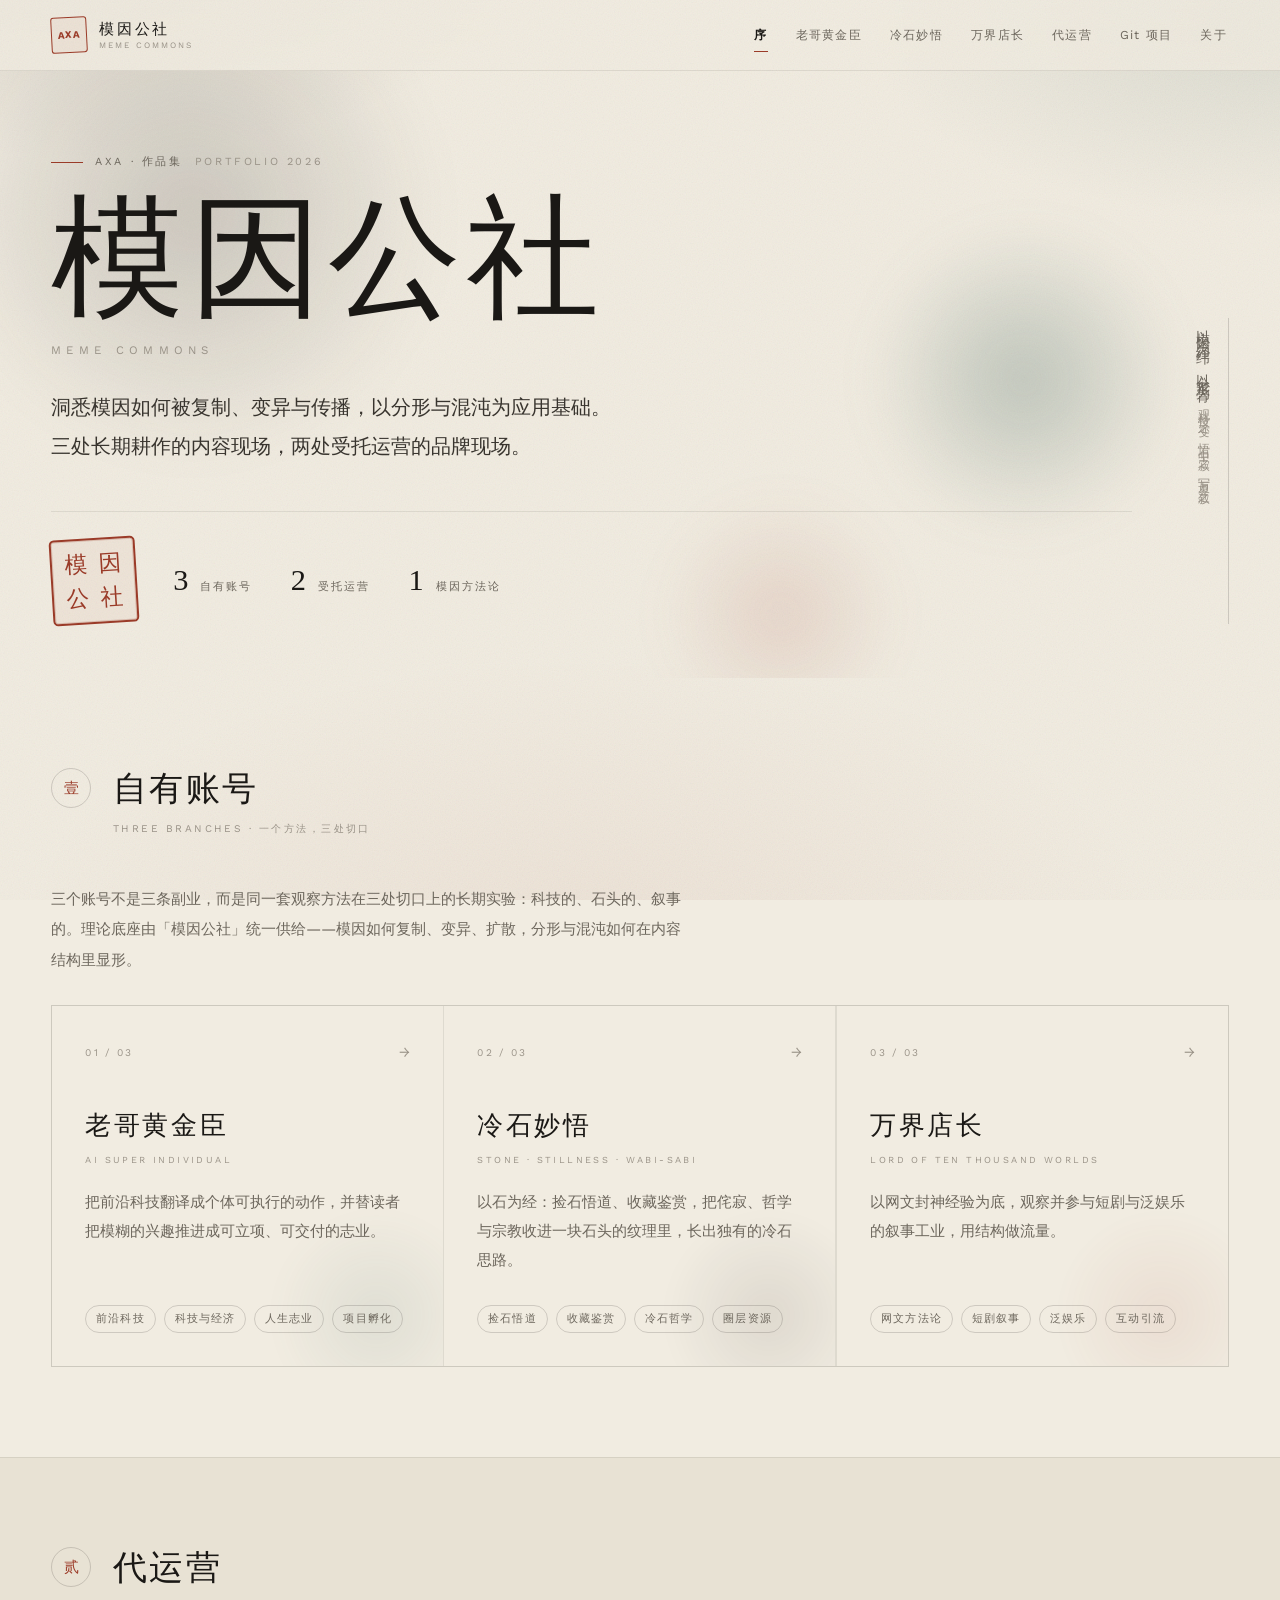
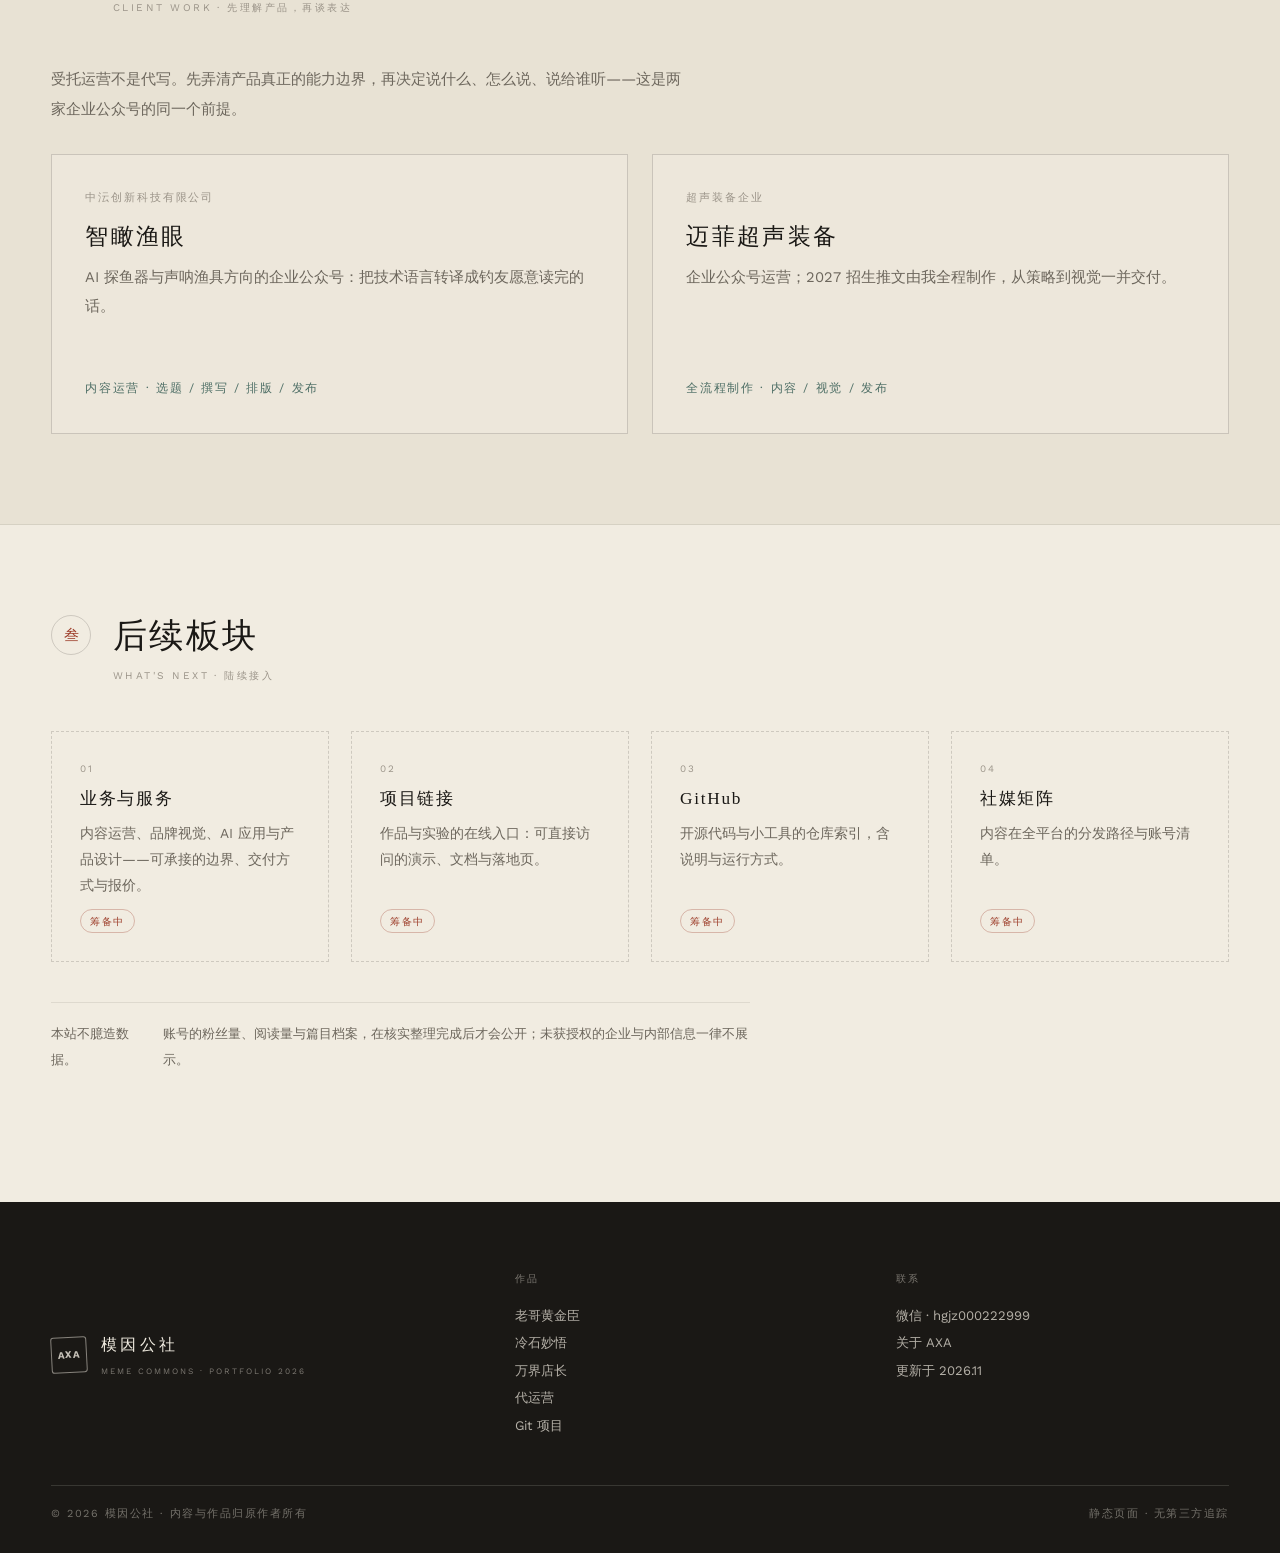
<file: index.html>
<!DOCTYPE html>
<html lang="zh-CN">
<head>
<meta charset="UTF-8">
<meta name="viewport" content="width=device-width, initial-scale=1.0">
<title>AXA 作品集 · 模因公社</title>
<meta name="description" content="AXA 作品集：模因公社旗下三个公众号——老哥黄金臣、冷石妙悟、万界店长，以及两处企业公众号代运营。">
<meta name="theme-color" content="#f1ece1">
<link rel="icon" href="data:image/svg+xml,%3Csvg xmlns='http://www.w3.org/2000/svg' viewBox='0 0 32 32'%3E%3Crect width='32' height='32' fill='%23f1ece1'/%3E%3Crect x='5.5' y='5.5' width='21' height='21' fill='none' stroke='%239c3b28' stroke-width='2'/%3E%3C/svg%3E">
<link rel="stylesheet" href="assets/styles.css">
</head>
<body class="page-home">
<header class="shell">
  <a class="brand" href="index.html" aria-label="AXA 作品集首页">
    <span class="brand-seal">AXA</span>
    <span class="brand-word">模因公社<span>MEME COMMONS</span></span>
  </a>
  <nav class="nav" aria-label="主导航">
    <a href="index.html" data-nav="home">序</a>
    <a href="laoge.html" data-nav="laoge">老哥黄金臣</a>
    <a href="lengshi.html" data-nav="lengshi">冷石妙悟</a>
    <a href="wanjie.html" data-nav="wanjie">万界店长</a>
    <a href="client.html" data-nav="client">代运营</a>
    <a href="git.html" data-nav="git">Git 项目</a>
    <a href="about.html" data-nav="about">关于</a>
  </nav>
</header>
<main id="main">

    <section class="hero">
      <div class="hero-wash" aria-hidden="true">
        <i class="w1"></i><i class="w2"></i><i class="w3"></i>
      </div>
      <div class="hero-inner">
        <div>
          <p class="kicker">AXA · 作品集 <span>PORTFOLIO 2026</span></p>
          <h1 class="hero-title">模因公社</h1>
          <p class="hero-en">MEME COMMONS</p>
          <p class="hero-lead">洞悉模因如何被复制、变异与传播，以分形与混沌为应用基础。<br>三处长期耕作的内容现场，两处受托运营的品牌现场。</p>
          <div class="hero-foot">
            <div class="seal" aria-hidden="true"><span>模</span><span>因</span><span>公</span><span>社</span></div>
            <ul class="facts">
              <li class="fact"><b>3</b><span>自有账号</span></li>
              <li class="fact"><b>2</b><span>受托运营</span></li>
              <li class="fact"><b>1</b><span>模因方法论</span></li>
            </ul>
          </div>
        </div>
        <div class="hero-side" aria-hidden="true">
          <p>以模因为经纬　以分形为骨</p>
          <p class="dim">观科技之变　悟石中之寂　写万界之叙</p>
        </div>
      </div>
    </section>

    <section class="section">
      <div class="inner">
        <header class="sec-head" data-reveal>
          <span class="sec-num">壹</span>
          <div>
            <h2 class="sec-title">自有账号</h2>
            <p class="sec-sub">THREE BRANCHES · 一个方法，三处切口</p>
          </div>
        </header>
        <p class="sec-note" data-reveal>三个账号不是三条副业，而是同一套观察方法在三处切口上的长期实验：科技的、石头的、叙事的。理论底座由「模因公社」统一供给——模因如何复制、变异、扩散，分形与混沌如何在内容结构里显形。</p>
        <div class="branches">
          
        <a class="branch" href="laoge.html" data-reveal>
          <span class="branch-wash" aria-hidden="true"></span>
          <div class="branch-top">
            <span class="branch-idx">01 / 03</span>
            <span class="branch-arrow">→</span>
          </div>
          <h3 class="branch-name">老哥黄金臣</h3>
          <p class="branch-en">AI SUPER INDIVIDUAL</p>
          <p class="branch-desc">把前沿科技翻译成个体可执行的动作，并替读者把模糊的兴趣推进成可立项、可交付的志业。</p>
          <ul class="chips"><li>前沿科技</li><li>科技与经济</li><li>人生志业</li><li>项目孵化</li></ul>
        </a>
        <a class="branch" href="lengshi.html" data-reveal>
          <span class="branch-wash" aria-hidden="true"></span>
          <div class="branch-top">
            <span class="branch-idx">02 / 03</span>
            <span class="branch-arrow">→</span>
          </div>
          <h3 class="branch-name">冷石妙悟</h3>
          <p class="branch-en">STONE · STILLNESS · WABI-SABI</p>
          <p class="branch-desc">以石为经：捡石悟道、收藏鉴赏，把侘寂、哲学与宗教收进一块石头的纹理里，长出独有的冷石思路。</p>
          <ul class="chips"><li>捡石悟道</li><li>收藏鉴赏</li><li>冷石哲学</li><li>圈层资源</li></ul>
        </a>
        <a class="branch" href="wanjie.html" data-reveal>
          <span class="branch-wash" aria-hidden="true"></span>
          <div class="branch-top">
            <span class="branch-idx">03 / 03</span>
            <span class="branch-arrow">→</span>
          </div>
          <h3 class="branch-name">万界店长</h3>
          <p class="branch-en">LORD OF TEN THOUSAND WORLDS</p>
          <p class="branch-desc">以网文封神经验为底，观察并参与短剧与泛娱乐的叙事工业，用结构做流量。</p>
          <ul class="chips"><li>网文方法论</li><li>短剧叙事</li><li>泛娱乐</li><li>互动引流</li></ul>
        </a>
        </div>
      </div>
    </section>

    <section class="section band">
      <div class="inner">
        <header class="sec-head" data-reveal>
          <span class="sec-num">贰</span>
          <div>
            <h2 class="sec-title">代运营</h2>
            <p class="sec-sub">CLIENT WORK · 先理解产品，再谈表达</p>
          </div>
        </header>
        <p class="sec-note" data-reveal>受托运营不是代写。先弄清产品真正的能力边界，再决定说什么、怎么说、说给谁听——这是两家企业公众号的同一个前提。</p>
        <div class="clients">
          
        <a class="client" href="client-zhiyan.html" data-reveal>
          <p class="client-org">中沄创新科技有限公司</p>
          <h3 class="client-name">智瞰渔眼</h3>
          <p class="client-desc">AI 探鱼器与声呐渔具方向的企业公众号：把技术语言转译成钓友愿意读完的话。</p>
          <span class="client-mark">内容运营 · 选题 / 撰写 / 排版 / 发布</span>
        </a>
        <a class="client" href="client-maifei.html" data-reveal>
          <p class="client-org">超声装备企业</p>
          <h3 class="client-name">迈菲超声装备</h3>
          <p class="client-desc">企业公众号运营；2027 招生推文由我全程制作，从策略到视觉一并交付。</p>
          <span class="client-mark">全流程制作 · 内容 / 视觉 / 发布</span>
        </a>
        </div>
      </div>
    </section>

    <section class="section">
      <div class="inner">
        <header class="sec-head" data-reveal>
          <span class="sec-num">叁</span>
          <div>
            <h2 class="sec-title">后续板块</h2>
            <p class="sec-sub">WHAT'S NEXT · 陆续接入</p>
          </div>
        </header>
        <div class="future">
          <div class="future-item" data-reveal>
            <span class="fi-idx">01</span>
            <h4>业务与服务</h4>
            <p>内容运营、品牌视觉、AI 应用与产品设计——可承接的边界、交付方式与报价。</p>
            <span class="fi-state">筹备中</span>
          </div>
          <div class="future-item" data-reveal>
            <span class="fi-idx">02</span>
            <h4>项目链接</h4>
            <p>作品与实验的在线入口：可直接访问的演示、文档与落地页。</p>
            <span class="fi-state">筹备中</span>
          </div>
          <div class="future-item" data-reveal>
            <span class="fi-idx">03</span>
            <h4>GitHub</h4>
            <p>开源代码与小工具的仓库索引，含说明与运行方式。</p>
            <span class="fi-state">筹备中</span>
          </div>
          <div class="future-item" data-reveal>
            <span class="fi-idx">04</span>
            <h4>社媒矩阵</h4>
            <p>内容在全平台的分发路径与账号清单。</p>
            <span class="fi-state">筹备中</span>
          </div>
        </div>
        <div class="trust-note" data-reveal>
          <span>本站不臆造数据。</span>
          <span>账号的粉丝量、阅读量与篇目档案，在核实整理完成后才会公开；未获授权的企业与内部信息一律不展示。</span>
        </div>
      </div>
    </section>
</main>
<footer class="foot">
  <div class="foot-inner">
    <div class="foot-brand">
      <span class="brand-seal">AXA</span>
      <div class="foot-word">模因公社<span>MEME COMMONS · PORTFOLIO 2026</span></div>
    </div>
    <div>
      <h5>作品</h5>
      <ul>
        <li><a href="laoge.html">老哥黄金臣</a></li>
        <li><a href="lengshi.html">冷石妙悟</a></li>
        <li><a href="wanjie.html">万界店长</a></li>
        <li><a href="client.html">代运营</a></li>
        <li><a href="git.html">Git 项目</a></li>
      </ul>
    </div>
    <div>
      <h5>联系</h5>
      <ul>
        <li>微信 · hgjz000222999</li>
        <li><a href="about.html">关于 AXA</a></li>
        <li>更新于 2026.11</li>
      </ul>
    </div>
  </div>
  <div class="foot-bottom">
    <span>© 2026 模因公社 · 内容与作品归原作者所有</span>
    <span>静态页面 · 无第三方追踪</span>
  </div>
</footer>
<script src="assets/main.js"></script>
</body>
</html>
</file>
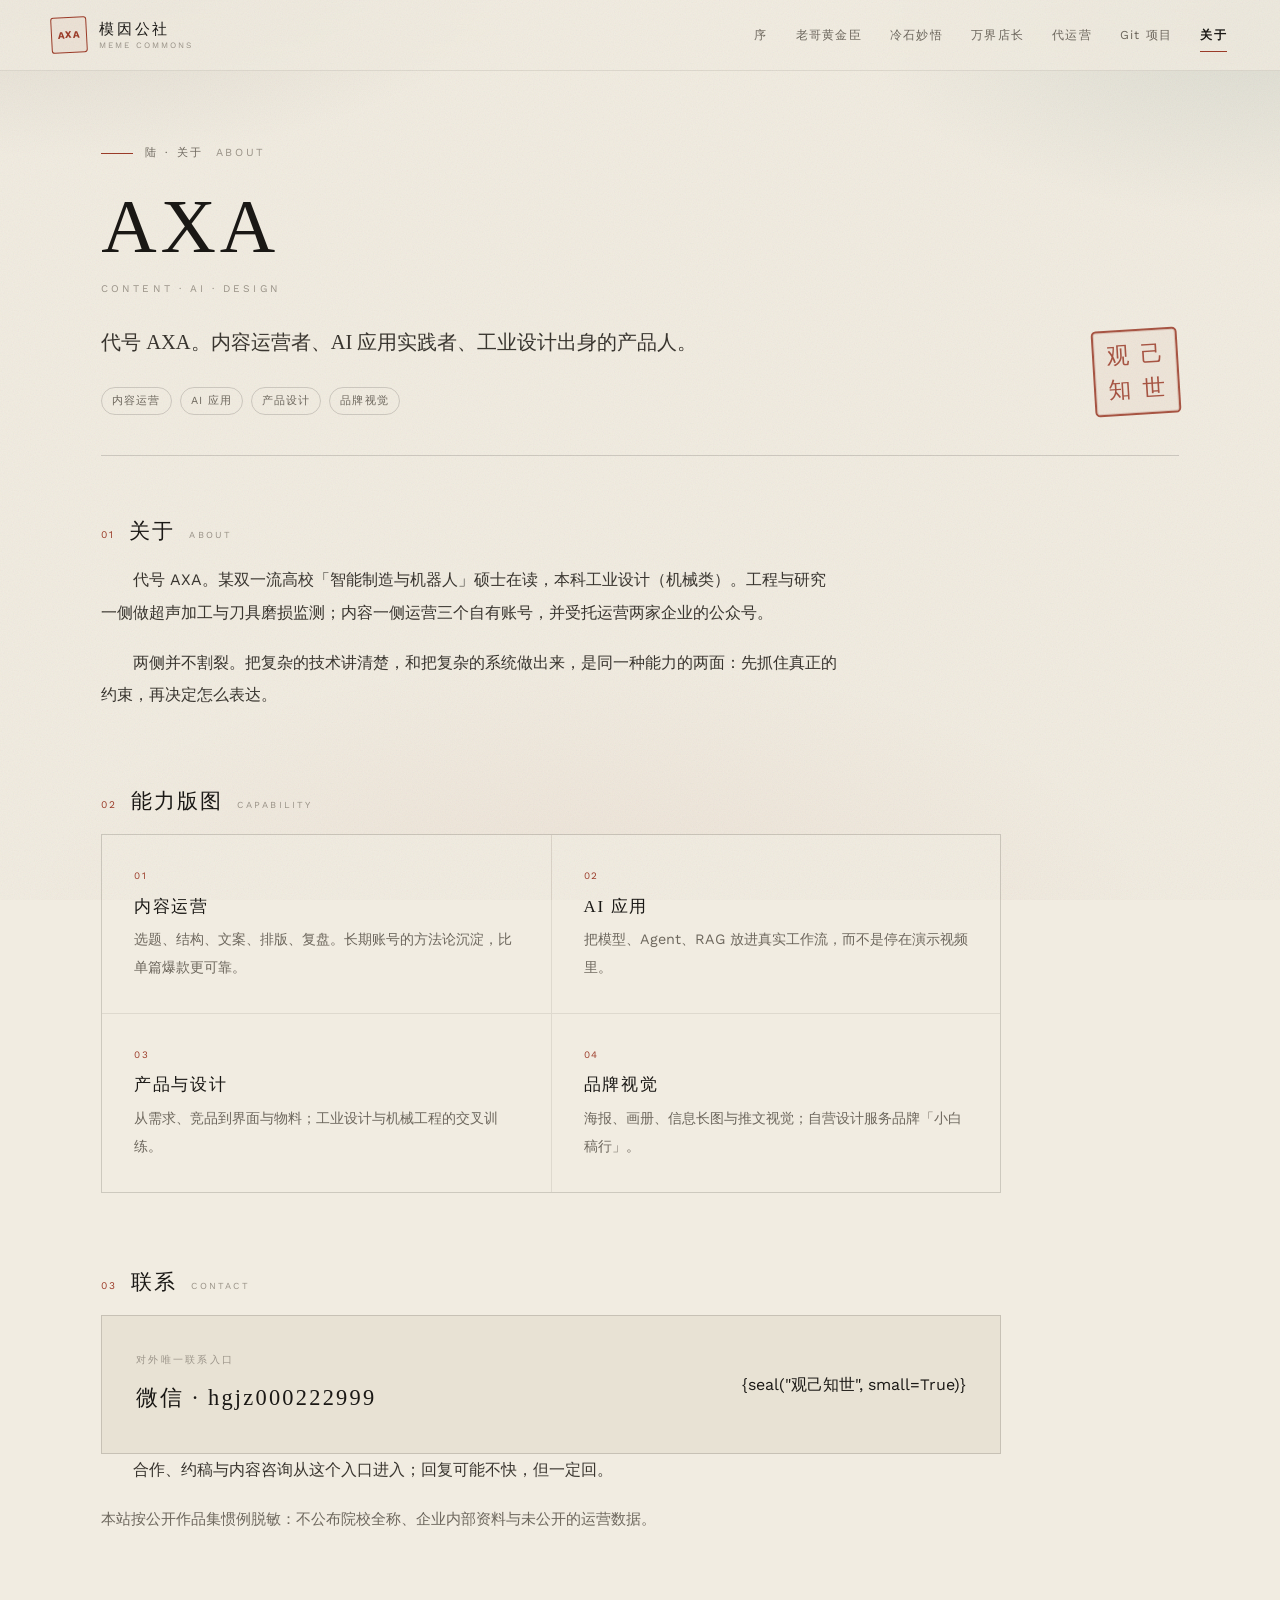
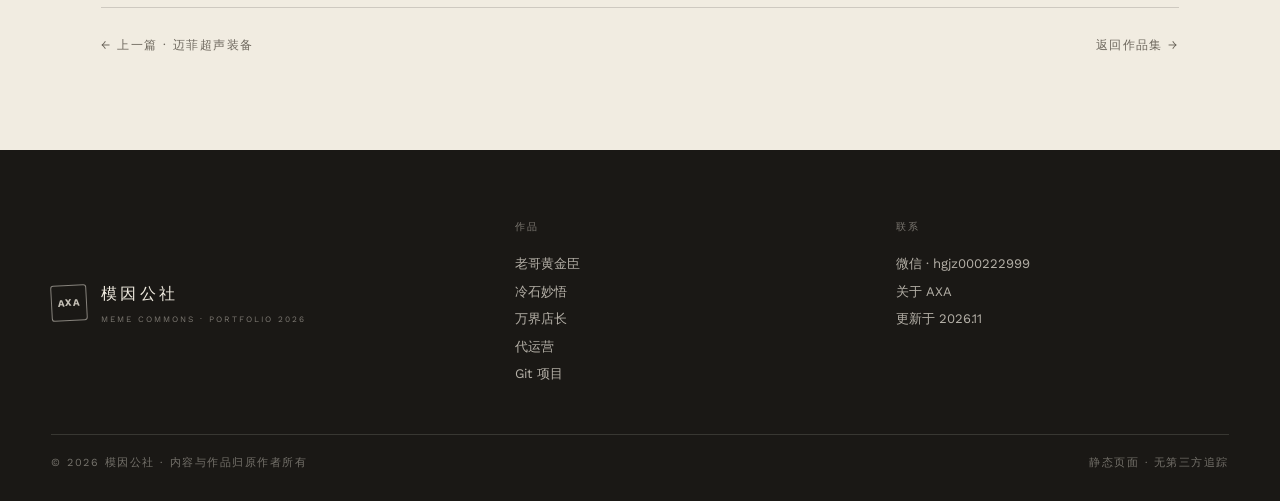
<file: about.html>
<!DOCTYPE html>
<html lang="zh-CN">
<head>
<meta charset="UTF-8">
<meta name="viewport" content="width=device-width, initial-scale=1.0">
<title>关于 AXA · AXA 作品集</title>
<meta name="description" content="AXA：内容运营者、AI 应用实践者、工业设计出身的产品人；模因公社旗下三个账号与两处企业公众号的运营者。">
<meta name="theme-color" content="#f1ece1">
<link rel="icon" href="data:image/svg+xml,%3Csvg xmlns='http://www.w3.org/2000/svg' viewBox='0 0 32 32'%3E%3Crect width='32' height='32' fill='%23f1ece1'/%3E%3Crect x='5.5' y='5.5' width='21' height='21' fill='none' stroke='%239c3b28' stroke-width='2'/%3E%3C/svg%3E">
<link rel="stylesheet" href="assets/styles.css">
</head>
<body class="page-about">
<header class="shell">
  <a class="brand" href="index.html" aria-label="AXA 作品集首页">
    <span class="brand-seal">AXA</span>
    <span class="brand-word">模因公社<span>MEME COMMONS</span></span>
  </a>
  <nav class="nav" aria-label="主导航">
    <a href="index.html" data-nav="home">序</a>
    <a href="laoge.html" data-nav="laoge">老哥黄金臣</a>
    <a href="lengshi.html" data-nav="lengshi">冷石妙悟</a>
    <a href="wanjie.html" data-nav="wanjie">万界店长</a>
    <a href="client.html" data-nav="client">代运营</a>
    <a href="git.html" data-nav="git">Git 项目</a>
    <a href="about.html" data-nav="about">关于</a>
  </nav>
</header>
<main id="main">

    <article class="detail">
      
      <div class="detail-head">
        <p class="kicker">陆 · 关于 <span>ABOUT</span></p>
        <h1 class="detail-title">AXA</h1>
        <p class="detail-en">CONTENT · AI · DESIGN</p>
        <p class="detail-lead">代号 AXA。内容运营者、AI 应用实践者、工业设计出身的产品人。</p>
        <div style="margin-top: 24px"><ul class="chips"><li>内容运营</li><li>AI 应用</li><li>产品设计</li><li>品牌视觉</li></ul></div>
        
        <div class="detail-seal"><div class="seal" aria-hidden="true"><span>观</span><span>己</span><span>知</span><span>世</span></div></div>
      </div>
      <div class="detail-body">
        
      <section class="block" data-reveal>
        <div class="block-head">
          <span class="block-num">01</span>
          <h3 class="block-title">关于</h3>
          <span class="block-en">ABOUT</span>
        </div>
        <div class="prose"><p>代号 AXA。某双一流高校「智能制造与机器人」硕士在读，本科工业设计（机械类）。工程与研究一侧做超声加工与刀具磨损监测；内容一侧运营三个自有账号，并受托运营两家企业的公众号。</p><p>两侧并不割裂。把复杂的技术讲清楚，和把复杂的系统做出来，是同一种能力的两面：先抓住真正的约束，再决定怎么表达。</p></div>
      </section>
      <section class="block" data-reveal>
        <div class="block-head">
          <span class="block-num">02</span>
          <h3 class="block-title">能力版图</h3>
          <span class="block-en">CAPABILITY</span>
        </div>
        <div class="about-grid">
          <div class="ability">
            <span class="ab-idx">01</span>
            <h4>内容运营</h4>
            <p>选题、结构、文案、排版、复盘。长期账号的方法论沉淀，比单篇爆款更可靠。</p>
          </div>
          <div class="ability">
            <span class="ab-idx">02</span>
            <h4>AI 应用</h4>
            <p>把模型、Agent、RAG 放进真实工作流，而不是停在演示视频里。</p>
          </div>
          <div class="ability">
            <span class="ab-idx">03</span>
            <h4>产品与设计</h4>
            <p>从需求、竞品到界面与物料；工业设计与机械工程的交叉训练。</p>
          </div>
          <div class="ability">
            <span class="ab-idx">04</span>
            <h4>品牌视觉</h4>
            <p>海报、画册、信息长图与推文视觉；自营设计服务品牌「小白稿行」。</p>
          </div>
        </div>
      </section>
      <section class="block" data-reveal>
        <div class="block-head">
          <span class="block-num">03</span>
          <h3 class="block-title">联系</h3>
          <span class="block-en">CONTACT</span>
        </div>
        <div class="contact-card">
          <div>
            <p class="cc-k">对外唯一联系入口</p>
            <p class="cc-v">微信 · hgjz000222999</p>
          </div>
          {seal("观己知世", small=True)}
        </div><div class="prose"><p>合作、约稿与内容咨询从这个入口进入；回复可能不快，但一定回。</p></div><p class="sec-note" style="margin-top:18px">本站按公开作品集惯例脱敏：不公布院校全称、企业内部资料与未公开的运营数据。</p>
      </section>
      </div>
      
      
      <nav class="pager" aria-label="页面导航">
        <a href="client-maifei.html">← 上一篇 · 迈菲超声装备</a>
        <a href="index.html">返回作品集 →</a>
      </nav>
    </article>
</main>
<footer class="foot">
  <div class="foot-inner">
    <div class="foot-brand">
      <span class="brand-seal">AXA</span>
      <div class="foot-word">模因公社<span>MEME COMMONS · PORTFOLIO 2026</span></div>
    </div>
    <div>
      <h5>作品</h5>
      <ul>
        <li><a href="laoge.html">老哥黄金臣</a></li>
        <li><a href="lengshi.html">冷石妙悟</a></li>
        <li><a href="wanjie.html">万界店长</a></li>
        <li><a href="client.html">代运营</a></li>
        <li><a href="git.html">Git 项目</a></li>
      </ul>
    </div>
    <div>
      <h5>联系</h5>
      <ul>
        <li>微信 · hgjz000222999</li>
        <li><a href="about.html">关于 AXA</a></li>
        <li>更新于 2026.11</li>
      </ul>
    </div>
  </div>
  <div class="foot-bottom">
    <span>© 2026 模因公社 · 内容与作品归原作者所有</span>
    <span>静态页面 · 无第三方追踪</span>
  </div>
</footer>
<script src="assets/main.js"></script>
</body>
</html>
</file>
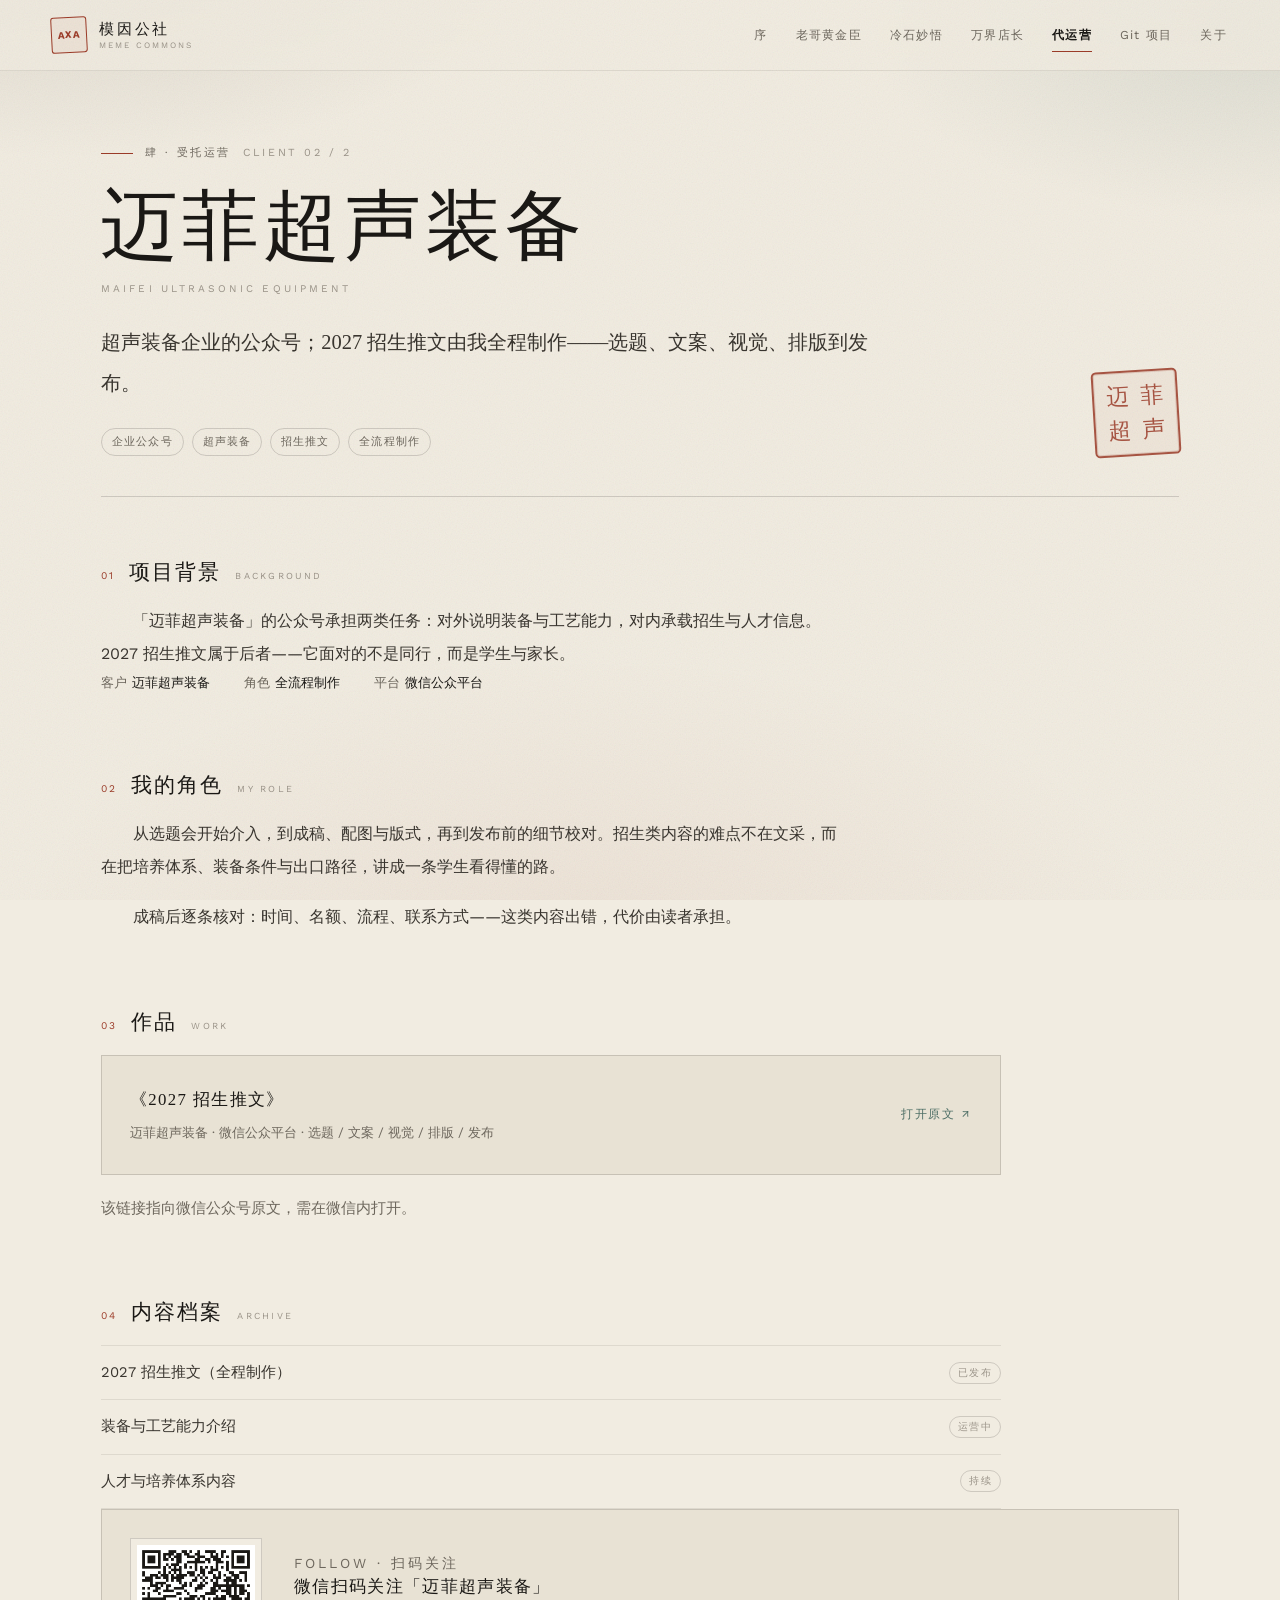
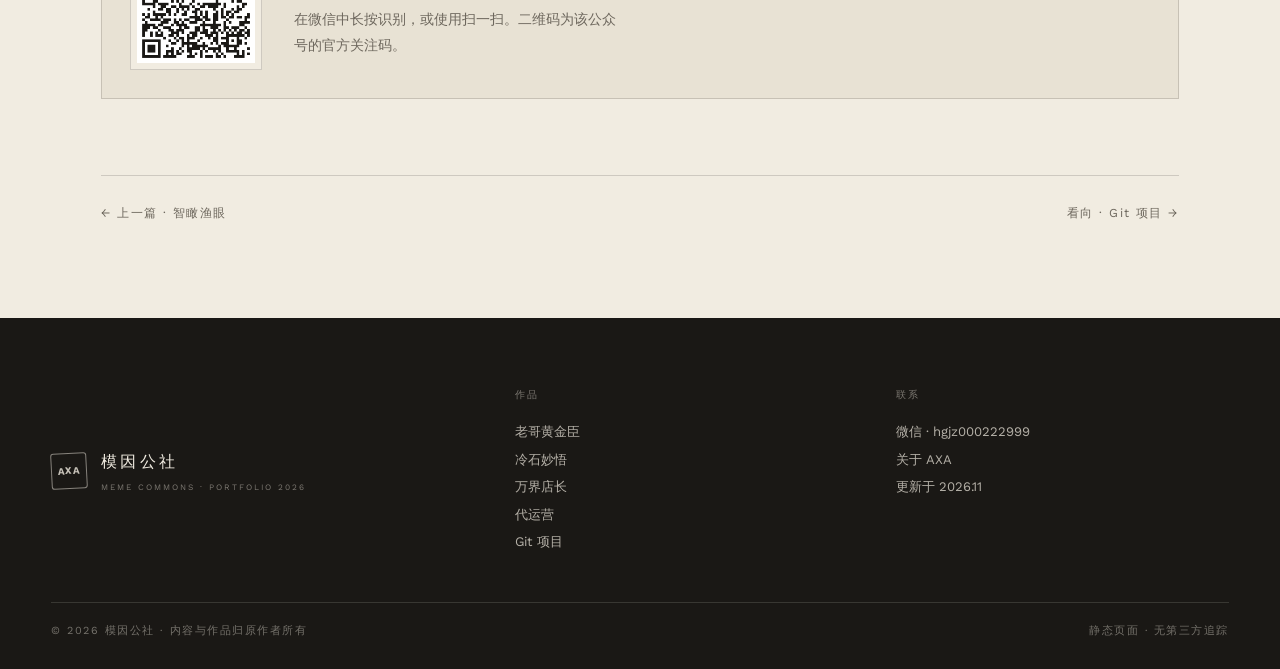
<file: client-maifei.html>
<!DOCTYPE html>
<html lang="zh-CN">
<head>
<meta charset="UTF-8">
<meta name="viewport" content="width=device-width, initial-scale=1.0">
<title>迈菲超声装备 · AXA 作品集</title>
<meta name="description" content="迈菲超声装备企业公众号运营；2027 招生推文由 AXA 全程制作。">
<meta name="theme-color" content="#f1ece1">
<link rel="icon" href="data:image/svg+xml,%3Csvg xmlns='http://www.w3.org/2000/svg' viewBox='0 0 32 32'%3E%3Crect width='32' height='32' fill='%23f1ece1'/%3E%3Crect x='5.5' y='5.5' width='21' height='21' fill='none' stroke='%239c3b28' stroke-width='2'/%3E%3C/svg%3E">
<link rel="stylesheet" href="assets/styles.css">
</head>
<body class="page-maifei">
<header class="shell">
  <a class="brand" href="index.html" aria-label="AXA 作品集首页">
    <span class="brand-seal">AXA</span>
    <span class="brand-word">模因公社<span>MEME COMMONS</span></span>
  </a>
  <nav class="nav" aria-label="主导航">
    <a href="index.html" data-nav="home">序</a>
    <a href="laoge.html" data-nav="laoge">老哥黄金臣</a>
    <a href="lengshi.html" data-nav="lengshi">冷石妙悟</a>
    <a href="wanjie.html" data-nav="wanjie">万界店长</a>
    <a href="client.html" data-nav="client">代运营</a>
    <a href="git.html" data-nav="git">Git 项目</a>
    <a href="about.html" data-nav="about">关于</a>
  </nav>
</header>
<main id="main">

    <article class="detail">
      
      <div class="detail-head">
        <p class="kicker">肆 · 受托运营 <span>CLIENT 02 / 2</span></p>
        <h1 class="detail-title">迈菲超声装备</h1>
        <p class="detail-en">MAIFEI ULTRASONIC EQUIPMENT</p>
        <p class="detail-lead">超声装备企业的公众号；2027 招生推文由我全程制作——选题、文案、视觉、排版到发布。</p>
        <div style="margin-top: 24px"><ul class="chips"><li>企业公众号</li><li>超声装备</li><li>招生推文</li><li>全流程制作</li></ul></div>
        
        <div class="detail-seal"><div class="seal" aria-hidden="true"><span>迈</span><span>菲</span><span>超</span><span>声</span></div></div>
      </div>
      <div class="detail-body">
        
      <section class="block" data-reveal>
        <div class="block-head">
          <span class="block-num">01</span>
          <h3 class="block-title">项目背景</h3>
          <span class="block-en">BACKGROUND</span>
        </div>
        <div class="prose"><p>「迈菲超声装备」的公众号承担两类任务：对外说明装备与工艺能力，对内承载招生与人才信息。2027 招生推文属于后者——它面对的不是同行，而是学生与家长。</p></div><ul class="facts-inline">
          <li>客户 <b>迈菲超声装备</b></li>
          <li>角色 <b>全流程制作</b></li>
          <li>平台 <b>微信公众平台</b></li>
        </ul>
      </section>
      <section class="block" data-reveal>
        <div class="block-head">
          <span class="block-num">02</span>
          <h3 class="block-title">我的角色</h3>
          <span class="block-en">MY ROLE</span>
        </div>
        <div class="prose"><p>从选题会开始介入，到成稿、配图与版式，再到发布前的细节校对。招生类内容的难点不在文采，而在把培养体系、装备条件与出口路径，讲成一条学生看得懂的路。</p><p>成稿后逐条核对：时间、名额、流程、联系方式——这类内容出错，代价由读者承担。</p></div>
      </section>
      <section class="block" data-reveal>
        <div class="block-head">
          <span class="block-num">03</span>
          <h3 class="block-title">作品</h3>
          <span class="block-en">WORK</span>
        </div>
        <a class="work-link" href="https://mp.weixin.qq.com/s/2irgYNPzhNXhdswVAasCTg" target="_blank" rel="noopener noreferrer">
          <div>
            <p class="wl-t">《2027 招生推文》</p>
            <p class="wl-d">迈菲超声装备 · 微信公众平台 · 选题 / 文案 / 视觉 / 排版 / 发布</p>
          </div>
          <span class="wl-go">打开原文 ↗</span>
        </a><p class="sec-note" style="margin-top:18px">该链接指向微信公众号原文，需在微信内打开。</p>
      </section>
      <section class="block" data-reveal>
        <div class="block-head">
          <span class="block-num">04</span>
          <h3 class="block-title">内容档案</h3>
          <span class="block-en">ARCHIVE</span>
        </div>
        <ul class="archive"><li><span>2027 招生推文（全程制作）</span><span class="st">已发布</span></li><li><span>装备与工艺能力介绍</span><span class="st">运营中</span></li><li><span>人才与培养体系内容</span><span class="st">持续</span></li></ul>
      </section>
      </div>
      
      <section class="block" data-reveal>
        <div class="qr-card">
          <img class="qr-img" src="assets/qr/maifei.png" alt="迈菲超声装备 微信公众号二维码">
          <div>
            <p class="qr-k">FOLLOW · 扫码关注</p>
            <h3>微信扫码关注「迈菲超声装备」</h3>
            <p>在微信中长按识别，或使用扫一扫。二维码为该公众号的官方关注码。</p>
          </div>
        </div>
      </section>
      
      <nav class="pager" aria-label="页面导航">
        <a href="client-zhiyan.html">← 上一篇 · 智瞰渔眼</a>
        <a href="git.html">看向 · Git 项目 →</a>
      </nav>
    </article>
</main>
<footer class="foot">
  <div class="foot-inner">
    <div class="foot-brand">
      <span class="brand-seal">AXA</span>
      <div class="foot-word">模因公社<span>MEME COMMONS · PORTFOLIO 2026</span></div>
    </div>
    <div>
      <h5>作品</h5>
      <ul>
        <li><a href="laoge.html">老哥黄金臣</a></li>
        <li><a href="lengshi.html">冷石妙悟</a></li>
        <li><a href="wanjie.html">万界店长</a></li>
        <li><a href="client.html">代运营</a></li>
        <li><a href="git.html">Git 项目</a></li>
      </ul>
    </div>
    <div>
      <h5>联系</h5>
      <ul>
        <li>微信 · hgjz000222999</li>
        <li><a href="about.html">关于 AXA</a></li>
        <li>更新于 2026.11</li>
      </ul>
    </div>
  </div>
  <div class="foot-bottom">
    <span>© 2026 模因公社 · 内容与作品归原作者所有</span>
    <span>静态页面 · 无第三方追踪</span>
  </div>
</footer>
<script src="assets/main.js"></script>
</body>
</html>
</file>
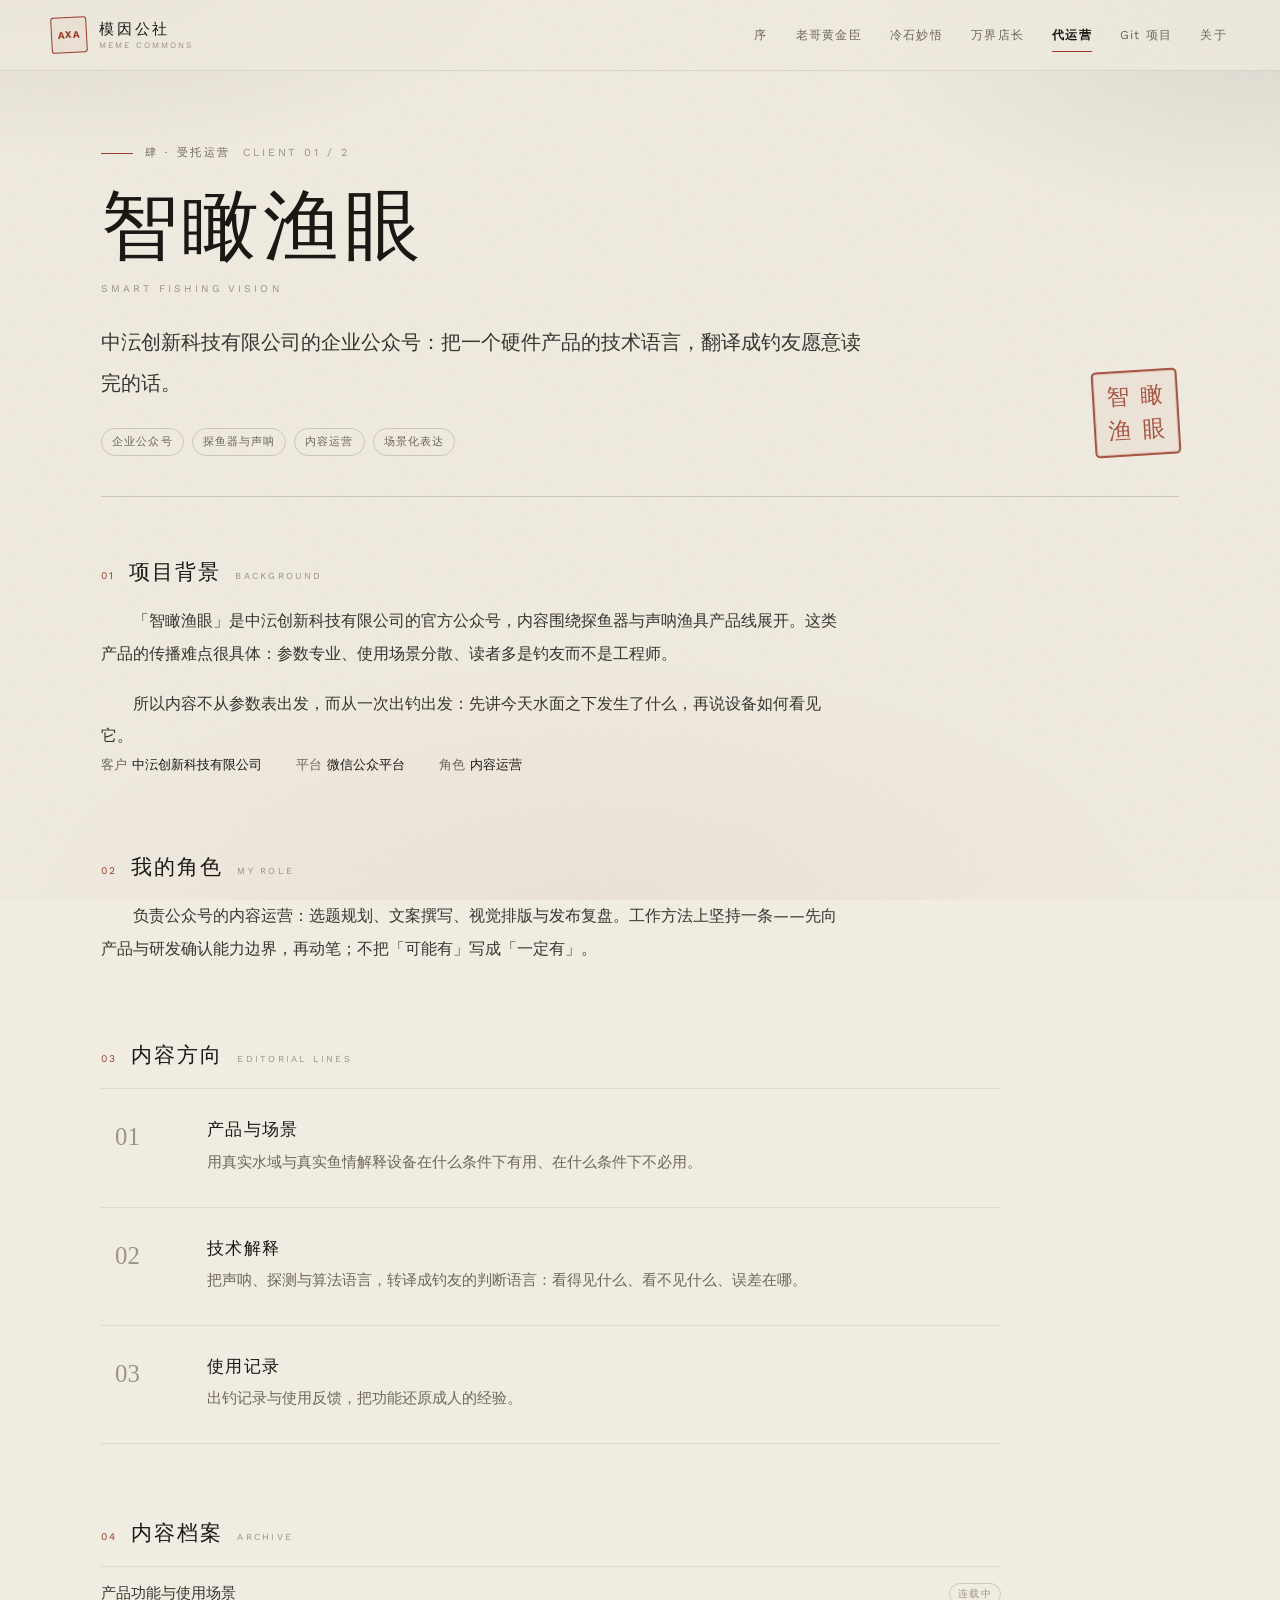
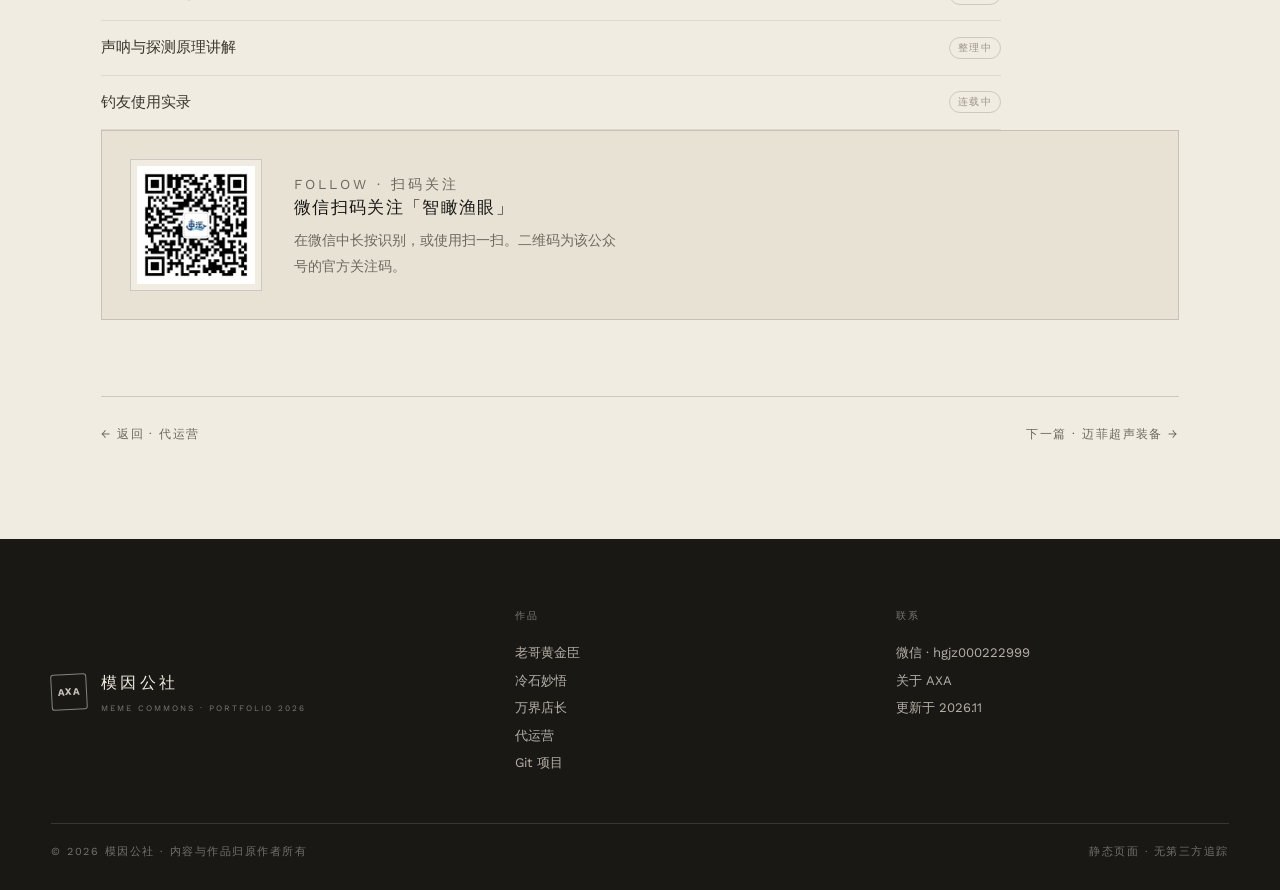
<file: client-zhiyan.html>
<!DOCTYPE html>
<html lang="zh-CN">
<head>
<meta charset="UTF-8">
<meta name="viewport" content="width=device-width, initial-scale=1.0">
<title>智瞰渔眼 · AXA 作品集</title>
<meta name="description" content="智瞰渔眼——中沄创新科技有限公司企业公众号，探鱼器与声呐渔具方向的内容运营。">
<meta name="theme-color" content="#f1ece1">
<link rel="icon" href="data:image/svg+xml,%3Csvg xmlns='http://www.w3.org/2000/svg' viewBox='0 0 32 32'%3E%3Crect width='32' height='32' fill='%23f1ece1'/%3E%3Crect x='5.5' y='5.5' width='21' height='21' fill='none' stroke='%239c3b28' stroke-width='2'/%3E%3C/svg%3E">
<link rel="stylesheet" href="assets/styles.css">
</head>
<body class="page-zhiyan">
<header class="shell">
  <a class="brand" href="index.html" aria-label="AXA 作品集首页">
    <span class="brand-seal">AXA</span>
    <span class="brand-word">模因公社<span>MEME COMMONS</span></span>
  </a>
  <nav class="nav" aria-label="主导航">
    <a href="index.html" data-nav="home">序</a>
    <a href="laoge.html" data-nav="laoge">老哥黄金臣</a>
    <a href="lengshi.html" data-nav="lengshi">冷石妙悟</a>
    <a href="wanjie.html" data-nav="wanjie">万界店长</a>
    <a href="client.html" data-nav="client">代运营</a>
    <a href="git.html" data-nav="git">Git 项目</a>
    <a href="about.html" data-nav="about">关于</a>
  </nav>
</header>
<main id="main">

    <article class="detail">
      
      <div class="detail-head">
        <p class="kicker">肆 · 受托运营 <span>CLIENT 01 / 2</span></p>
        <h1 class="detail-title">智瞰渔眼</h1>
        <p class="detail-en">SMART FISHING VISION</p>
        <p class="detail-lead">中沄创新科技有限公司的企业公众号：把一个硬件产品的技术语言，翻译成钓友愿意读完的话。</p>
        <div style="margin-top: 24px"><ul class="chips"><li>企业公众号</li><li>探鱼器与声呐</li><li>内容运营</li><li>场景化表达</li></ul></div>
        
        <div class="detail-seal"><div class="seal" aria-hidden="true"><span>智</span><span>瞰</span><span>渔</span><span>眼</span></div></div>
      </div>
      <div class="detail-body">
        
      <section class="block" data-reveal>
        <div class="block-head">
          <span class="block-num">01</span>
          <h3 class="block-title">项目背景</h3>
          <span class="block-en">BACKGROUND</span>
        </div>
        <div class="prose"><p>「智瞰渔眼」是中沄创新科技有限公司的官方公众号，内容围绕探鱼器与声呐渔具产品线展开。这类产品的传播难点很具体：参数专业、使用场景分散、读者多是钓友而不是工程师。</p><p>所以内容不从参数表出发，而从一次出钓出发：先讲今天水面之下发生了什么，再说设备如何看见它。</p></div><ul class="facts-inline">
          <li>客户 <b>中沄创新科技有限公司</b></li>
          <li>平台 <b>微信公众平台</b></li>
          <li>角色 <b>内容运营</b></li>
        </ul>
      </section>
      <section class="block" data-reveal>
        <div class="block-head">
          <span class="block-num">02</span>
          <h3 class="block-title">我的角色</h3>
          <span class="block-en">MY ROLE</span>
        </div>
        <div class="prose"><p>负责公众号的内容运营：选题规划、文案撰写、视觉排版与发布复盘。工作方法上坚持一条——先向产品与研发确认能力边界，再动笔；不把「可能有」写成「一定有」。</p></div>
      </section>
      <section class="block" data-reveal>
        <div class="block-head">
          <span class="block-num">03</span>
          <h3 class="block-title">内容方向</h3>
          <span class="block-en">EDITORIAL LINES</span>
        </div>
        <div class="pillars">
        <div class="pillar">
          <span class="pillar-idx">01</span>
          <div>
            <h4>产品与场景</h4>
            <p>用真实水域与真实鱼情解释设备在什么条件下有用、在什么条件下不必用。</p>
          </div>
        </div>
        <div class="pillar">
          <span class="pillar-idx">02</span>
          <div>
            <h4>技术解释</h4>
            <p>把声呐、探测与算法语言，转译成钓友的判断语言：看得见什么、看不见什么、误差在哪。</p>
          </div>
        </div>
        <div class="pillar">
          <span class="pillar-idx">03</span>
          <div>
            <h4>使用记录</h4>
            <p>出钓记录与使用反馈，把功能还原成人的经验。</p>
          </div>
        </div></div>
      </section>
      <section class="block" data-reveal>
        <div class="block-head">
          <span class="block-num">04</span>
          <h3 class="block-title">内容档案</h3>
          <span class="block-en">ARCHIVE</span>
        </div>
        <ul class="archive"><li><span>产品功能与使用场景</span><span class="st">连载中</span></li><li><span>声呐与探测原理讲解</span><span class="st">整理中</span></li><li><span>钓友使用实录</span><span class="st">连载中</span></li></ul>
      </section>
      </div>
      
      <section class="block" data-reveal>
        <div class="qr-card">
          <img class="qr-img" src="assets/qr/zhiyan.jpg" alt="智瞰渔眼 微信公众号二维码">
          <div>
            <p class="qr-k">FOLLOW · 扫码关注</p>
            <h3>微信扫码关注「智瞰渔眼」</h3>
            <p>在微信中长按识别，或使用扫一扫。二维码为该公众号的官方关注码。</p>
          </div>
        </div>
      </section>
      
      <nav class="pager" aria-label="页面导航">
        <a href="client.html">← 返回 · 代运营</a>
        <a href="client-maifei.html">下一篇 · 迈菲超声装备 →</a>
      </nav>
    </article>
</main>
<footer class="foot">
  <div class="foot-inner">
    <div class="foot-brand">
      <span class="brand-seal">AXA</span>
      <div class="foot-word">模因公社<span>MEME COMMONS · PORTFOLIO 2026</span></div>
    </div>
    <div>
      <h5>作品</h5>
      <ul>
        <li><a href="laoge.html">老哥黄金臣</a></li>
        <li><a href="lengshi.html">冷石妙悟</a></li>
        <li><a href="wanjie.html">万界店长</a></li>
        <li><a href="client.html">代运营</a></li>
        <li><a href="git.html">Git 项目</a></li>
      </ul>
    </div>
    <div>
      <h5>联系</h5>
      <ul>
        <li>微信 · hgjz000222999</li>
        <li><a href="about.html">关于 AXA</a></li>
        <li>更新于 2026.11</li>
      </ul>
    </div>
  </div>
  <div class="foot-bottom">
    <span>© 2026 模因公社 · 内容与作品归原作者所有</span>
    <span>静态页面 · 无第三方追踪</span>
  </div>
</footer>
<script src="assets/main.js"></script>
</body>
</html>
</file>
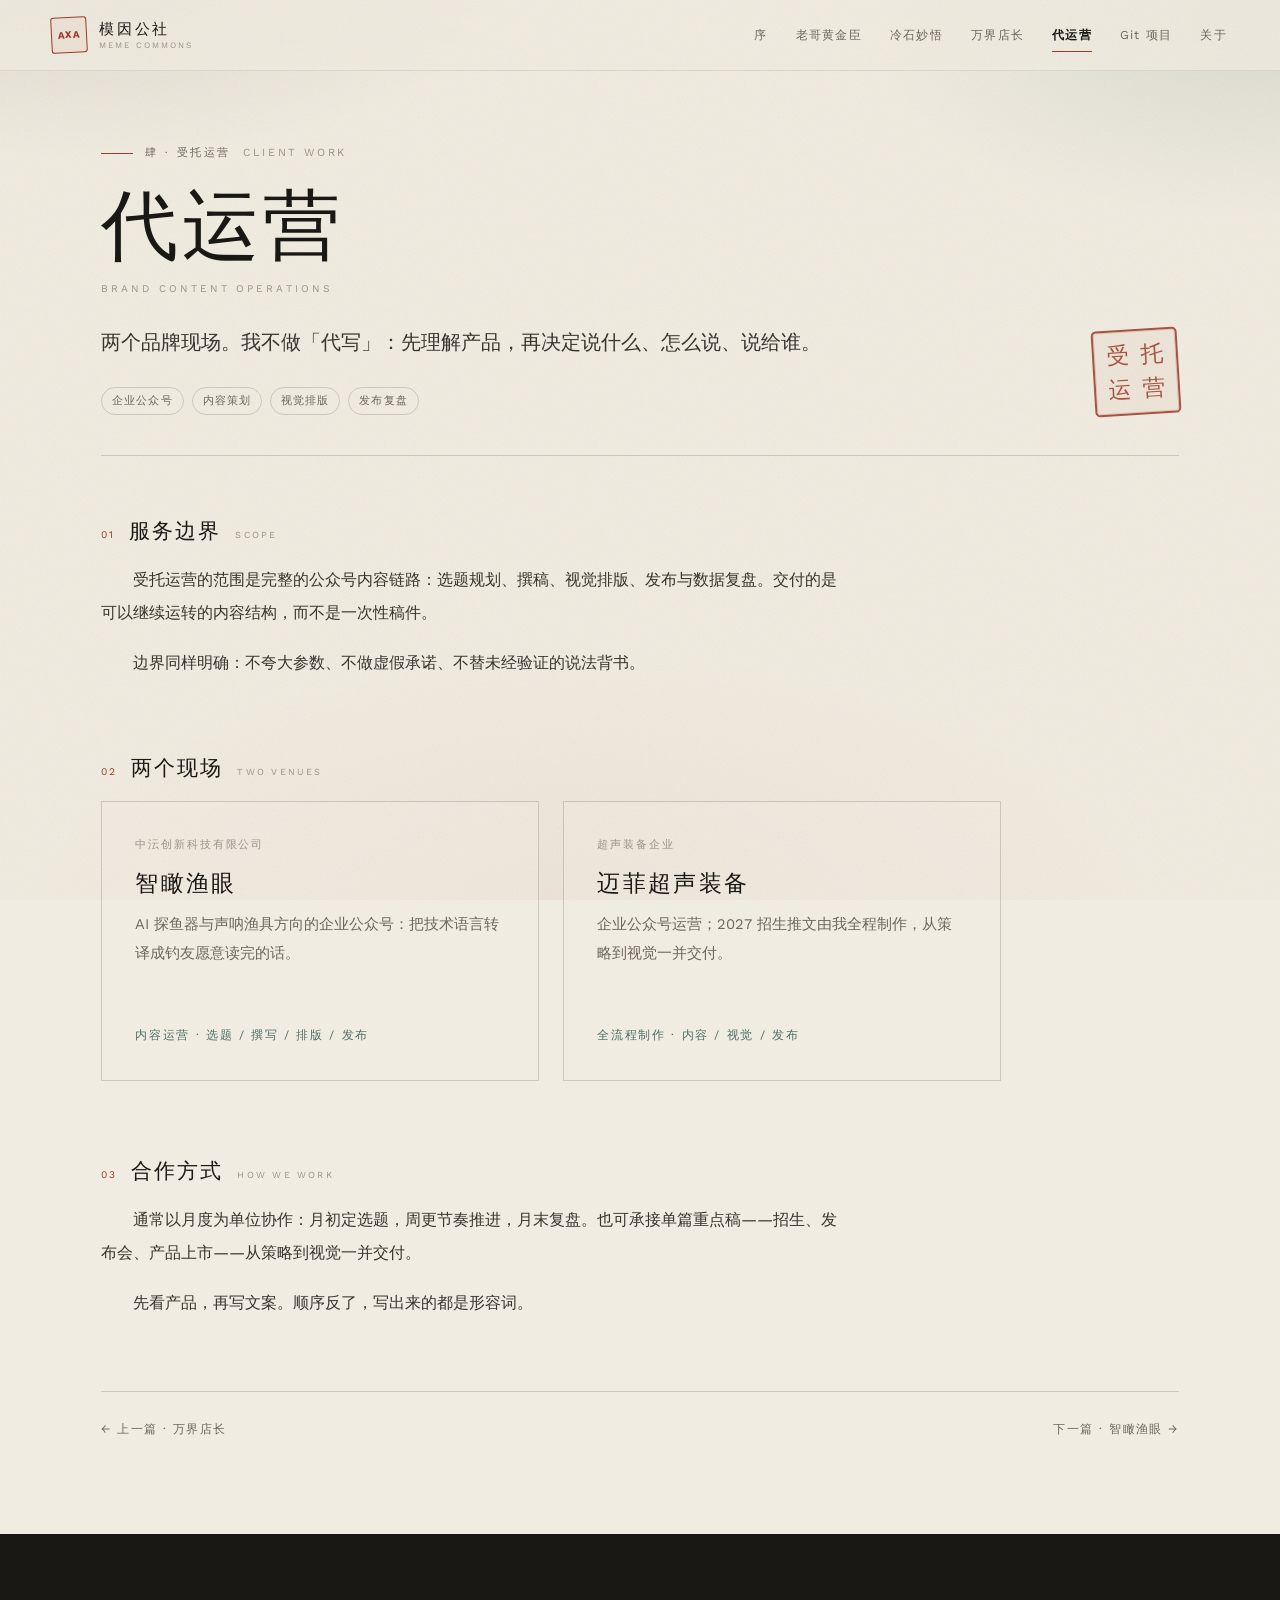
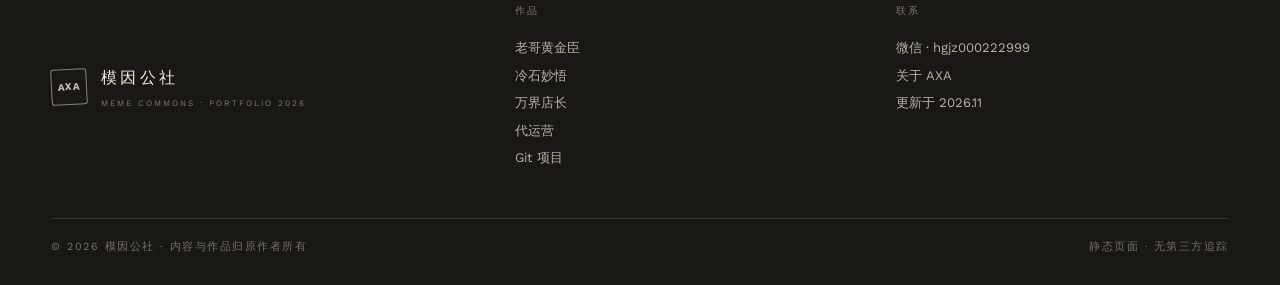
<file: client.html>
<!DOCTYPE html>
<html lang="zh-CN">
<head>
<meta charset="UTF-8">
<meta name="viewport" content="width=device-width, initial-scale=1.0">
<title>代运营 · AXA 作品集</title>
<meta name="description" content="企业公众号代运营：智瞰渔眼（中沄创新科技有限公司）与迈菲超声装备的内容策划、撰写、视觉排版与发布。">
<meta name="theme-color" content="#f1ece1">
<link rel="icon" href="data:image/svg+xml,%3Csvg xmlns='http://www.w3.org/2000/svg' viewBox='0 0 32 32'%3E%3Crect width='32' height='32' fill='%23f1ece1'/%3E%3Crect x='5.5' y='5.5' width='21' height='21' fill='none' stroke='%239c3b28' stroke-width='2'/%3E%3C/svg%3E">
<link rel="stylesheet" href="assets/styles.css">
</head>
<body class="page-client">
<header class="shell">
  <a class="brand" href="index.html" aria-label="AXA 作品集首页">
    <span class="brand-seal">AXA</span>
    <span class="brand-word">模因公社<span>MEME COMMONS</span></span>
  </a>
  <nav class="nav" aria-label="主导航">
    <a href="index.html" data-nav="home">序</a>
    <a href="laoge.html" data-nav="laoge">老哥黄金臣</a>
    <a href="lengshi.html" data-nav="lengshi">冷石妙悟</a>
    <a href="wanjie.html" data-nav="wanjie">万界店长</a>
    <a href="client.html" data-nav="client">代运营</a>
    <a href="git.html" data-nav="git">Git 项目</a>
    <a href="about.html" data-nav="about">关于</a>
  </nav>
</header>
<main id="main">

    <article class="detail">
      
      <div class="detail-head">
        <p class="kicker">肆 · 受托运营 <span>CLIENT WORK</span></p>
        <h1 class="detail-title">代运营</h1>
        <p class="detail-en">BRAND CONTENT OPERATIONS</p>
        <p class="detail-lead">两个品牌现场。我不做「代写」：先理解产品，再决定说什么、怎么说、说给谁。</p>
        <div style="margin-top: 24px"><ul class="chips"><li>企业公众号</li><li>内容策划</li><li>视觉排版</li><li>发布复盘</li></ul></div>
        
        <div class="detail-seal"><div class="seal" aria-hidden="true"><span>受</span><span>托</span><span>运</span><span>营</span></div></div>
      </div>
      <div class="detail-body">
        
      <section class="block" data-reveal>
        <div class="block-head">
          <span class="block-num">01</span>
          <h3 class="block-title">服务边界</h3>
          <span class="block-en">SCOPE</span>
        </div>
        <div class="prose"><p>受托运营的范围是完整的公众号内容链路：选题规划、撰稿、视觉排版、发布与数据复盘。交付的是可以继续运转的内容结构，而不是一次性稿件。</p><p>边界同样明确：不夸大参数、不做虚假承诺、不替未经验证的说法背书。</p></div>
      </section>
      <section class="block" data-reveal>
        <div class="block-head">
          <span class="block-num">02</span>
          <h3 class="block-title">两个现场</h3>
          <span class="block-en">TWO VENUES</span>
        </div>
        <div class="clients">
          
        <a class="client" href="client-zhiyan.html" data-reveal>
          <p class="client-org">中沄创新科技有限公司</p>
          <h3 class="client-name">智瞰渔眼</h3>
          <p class="client-desc">AI 探鱼器与声呐渔具方向的企业公众号：把技术语言转译成钓友愿意读完的话。</p>
          <span class="client-mark">内容运营 · 选题 / 撰写 / 排版 / 发布</span>
        </a>
        <a class="client" href="client-maifei.html" data-reveal>
          <p class="client-org">超声装备企业</p>
          <h3 class="client-name">迈菲超声装备</h3>
          <p class="client-desc">企业公众号运营；2027 招生推文由我全程制作，从策略到视觉一并交付。</p>
          <span class="client-mark">全流程制作 · 内容 / 视觉 / 发布</span>
        </a>
        </div>
      </section>
      <section class="block" data-reveal>
        <div class="block-head">
          <span class="block-num">03</span>
          <h3 class="block-title">合作方式</h3>
          <span class="block-en">HOW WE WORK</span>
        </div>
        <div class="prose"><p>通常以月度为单位协作：月初定选题，周更节奏推进，月末复盘。也可承接单篇重点稿——招生、发布会、产品上市——从策略到视觉一并交付。</p><p>先看产品，再写文案。顺序反了，写出来的都是形容词。</p></div>
      </section>
      </div>
      
      
      <nav class="pager" aria-label="页面导航">
        <a href="wanjie.html">← 上一篇 · 万界店长</a>
        <a href="client-zhiyan.html">下一篇 · 智瞰渔眼 →</a>
      </nav>
    </article>
</main>
<footer class="foot">
  <div class="foot-inner">
    <div class="foot-brand">
      <span class="brand-seal">AXA</span>
      <div class="foot-word">模因公社<span>MEME COMMONS · PORTFOLIO 2026</span></div>
    </div>
    <div>
      <h5>作品</h5>
      <ul>
        <li><a href="laoge.html">老哥黄金臣</a></li>
        <li><a href="lengshi.html">冷石妙悟</a></li>
        <li><a href="wanjie.html">万界店长</a></li>
        <li><a href="client.html">代运营</a></li>
        <li><a href="git.html">Git 项目</a></li>
      </ul>
    </div>
    <div>
      <h5>联系</h5>
      <ul>
        <li>微信 · hgjz000222999</li>
        <li><a href="about.html">关于 AXA</a></li>
        <li>更新于 2026.11</li>
      </ul>
    </div>
  </div>
  <div class="foot-bottom">
    <span>© 2026 模因公社 · 内容与作品归原作者所有</span>
    <span>静态页面 · 无第三方追踪</span>
  </div>
</footer>
<script src="assets/main.js"></script>
</body>
</html>
</file>
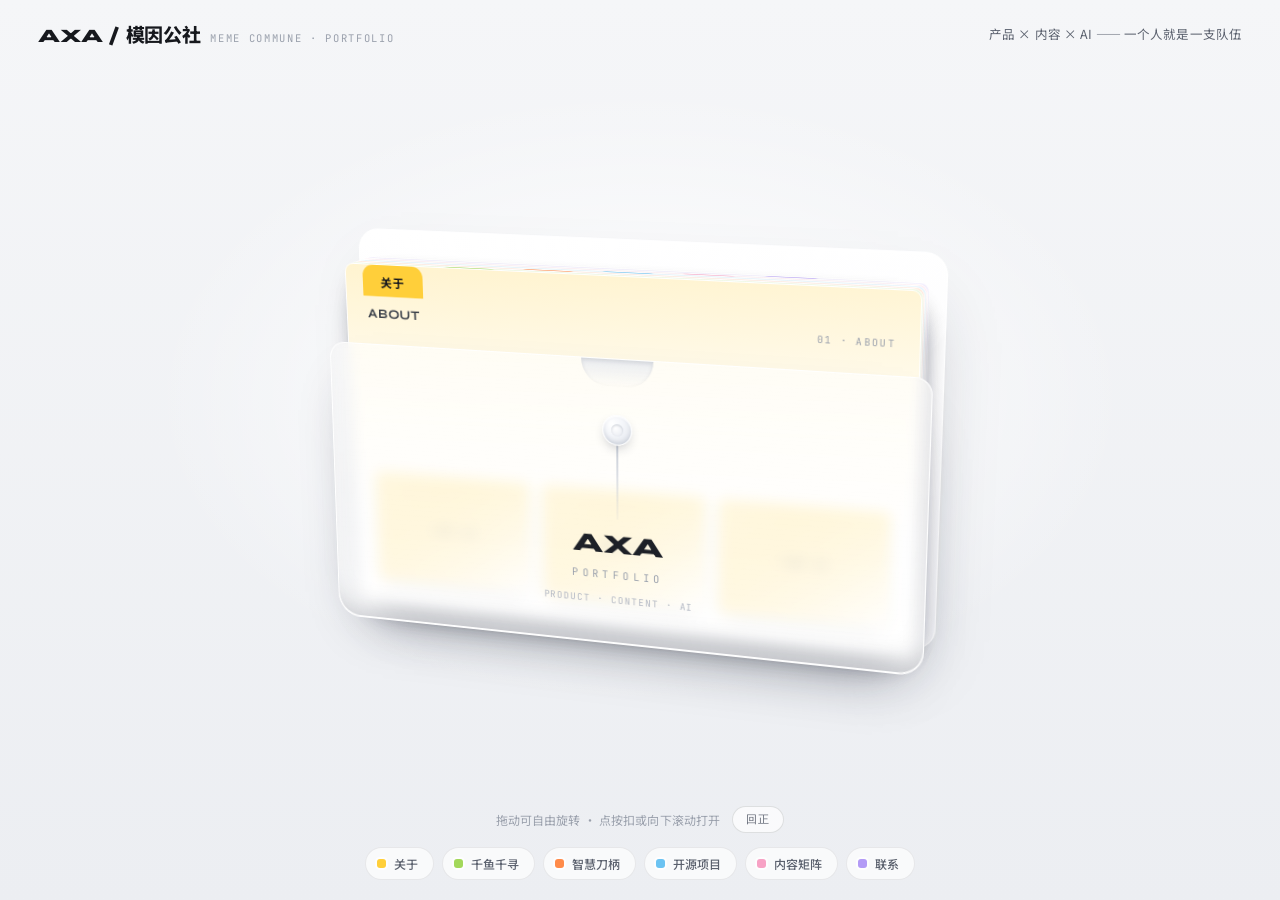
<file: folder-portfolio.html>
<!DOCTYPE html>
<html lang="zh-CN">
<head>
<meta charset="utf-8" />
<meta name="viewport" content="width=device-width, initial-scale=1, viewport-fit=cover" />
<title>AXA / 模因公社 · Portfolio</title>
<link rel="preconnect" href="https://fonts.googleapis.com" />
<link rel="preconnect" href="https://fonts.gstatic.com" crossorigin />
<link href="https://fonts.googleapis.com/css2?family=Syne:wght@500;700;800&family=Noto+Sans+SC:wght@400;500;700;900&family=JetBrains+Mono:wght@400;500&display=swap" rel="stylesheet" />
<style>
/* ============================================================
   0. TOKENS
   ============================================================ */
:root{
  --ink:#16181D;
  --ink2:#5B616E;
  --ink3:#9AA0AC;
  --ease:cubic-bezier(.16,1,.3,1);
  --ease-io:cubic-bezier(.4,0,.2,1);
  --dur:.95s;
  --sans:"Noto Sans SC",system-ui,-apple-system,"PingFang SC","Hiragino Sans GB","Microsoft YaHei",sans-serif;
  --disp:"Syne",var(--sans);
  --mono:"JetBrains Mono",ui-monospace,SFMono-Regular,Menlo,Consolas,monospace;
}

*,*::before,*::after{box-sizing:border-box;margin:0;padding:0}

html{-webkit-text-size-adjust:100%}

body{
  font-family:var(--sans);
  color:var(--ink);
  height:100vh;
  height:100dvh;
  overflow:hidden;
  background:
    radial-gradient(58% 52% at 50% 44%, #ffffff 0%, rgba(255,255,255,0) 66%),
    linear-gradient(180deg,#F5F6F8 0%, #ECEEF2 100%);
  display:grid;
  grid-template-rows:auto minmax(0,1fr) auto;
  -webkit-font-smoothing:antialiased;
  text-rendering:optimizeLegibility;
}

button{font:inherit;color:inherit;background:none;border:none;cursor:pointer}
img{display:block;max-width:100%}
:focus-visible{outline:2px solid #3d7bff;outline-offset:3px;border-radius:6px}

/* ============================================================
   1. TOP BAR
   ============================================================ */
.topbar{
  position:relative;z-index:20;
  display:flex;align-items:center;justify-content:space-between;
  gap:18px;
  padding:20px clamp(16px,3.2vw,38px) 4px;
}
.brand{display:flex;align-items:baseline;gap:10px;flex-wrap:wrap;min-width:0}
.brand-name{font-family:var(--disp);font-weight:800;font-size:19px;letter-spacing:-.02em;white-space:nowrap}
.brand-tag{
  font-family:var(--mono);font-size:10.5px;letter-spacing:.16em;
  color:var(--ink3);text-transform:uppercase;white-space:nowrap;
}
.tagline{font-size:12.5px;color:var(--ink2);letter-spacing:.01em;text-align:right}
@media (max-width:760px){ .tagline{display:none} }

/* ============================================================
   2. STAGE / 3D SCENE
   ============================================================ */
.stage{
  position:relative;
  display:grid;
  place-items:center;
  min-height:0;
  min-width:0;
}
.scene{
  perspective:1900px;
  perspective-origin:50% 42%;
  display:grid;
  place-items:center;
  touch-action:none;
  user-select:none;
  -webkit-user-select:none;
  cursor:grab;
}
.scene.dragging{cursor:grabbing}

.lift{
  transform-style:preserve-3d;
  animation:liftIn 1.2s var(--ease) both;
}
@keyframes liftIn{ from{transform:translateY(70px)} to{transform:translateY(0)} }

.folder{
  position:relative;
  width:600px;
  height:404px;
  transform-style:preserve-3d;
  transform-origin:50% 62%;
  will-change:transform;
  pointer-events:none;
}
.folder > *{pointer-events:auto}

/* ---------- 2.1 后板（双面） ---------- */
.back-board{
  position:absolute;left:0;bottom:0;
  width:600px;height:390px;
  transform-origin:50% 100%;
  transform-style:preserve-3d;
  pointer-events:none;
}
.bb{
  position:absolute;inset:0;
  border-radius:22px;
  backface-visibility:hidden;
  -webkit-backface-visibility:hidden;
}
.bb-front{
  transform:translateZ(.6px);
  background:linear-gradient(178deg,#ffffff 0%,#fbfbfd 58%,#f3f4f8 100%);
  border:1px solid rgba(255,255,255,.95);
  box-shadow:
    0 34px 64px -26px rgba(28,34,52,.34),
    0 2px 0 rgba(255,255,255,.9) inset;
}
.bb-back{
  transform:rotateY(180deg) translateZ(.6px);
  background:linear-gradient(196deg,#ffffff 0%,#f6f7fa 55%,#eef0f4 100%);
  border:1px solid rgba(255,255,255,.95);
  box-shadow:0 34px 64px -26px rgba(28,34,52,.34);
  display:flex;flex-direction:column;
  align-items:center;justify-content:center;
  gap:16px;padding:40px;text-align:center;
}
.bb-back .bk-tag{
  font-family:var(--mono);font-size:11px;letter-spacing:.24em;
  text-transform:uppercase;color:var(--ink3);
}
.bb-back .bk-title{
  font-family:var(--disp);font-weight:800;
  font-size:34px;line-height:1.1;letter-spacing:-.03em;color:var(--ink);
}
.bb-back .bk-hint{font-size:12px;color:var(--ink3);letter-spacing:.02em}
.bb-back .bk-rule{width:46px;height:1px;background:#d8dbe2}

/* ---------- 2.2 隔页 ---------- */
.pages{position:absolute;inset:0;transform-style:preserve-3d;pointer-events:none}
.page{
  position:absolute;
  left:14px;bottom:8px;
  width:572px;height:356px;
  transform-origin:50% 100%;
  transform-style:preserve-3d;
  border-radius:9px 9px 4px 4px;
  background:linear-gradient(178deg,
    color-mix(in srgb, var(--c) 24%, #fff) 0%,
    color-mix(in srgb, var(--c) 8%, #fff) 34%,
    #ffffff 68%,
    #ffffff 100%);
  border:1px solid rgba(255,255,255,.9);
  box-shadow:
    0 -1px 0 rgba(255,255,255,.9) inset,
    0 14px 30px -18px rgba(28,34,52,.42);
  overflow:visible;
  pointer-events:none;
  will-change:transform;
}
.page-tab{
  position:absolute;top:0;
  width:64px;height:32px;
  border-radius:11px 11px 0 0;
  background:var(--c);
  color:#16181D;
  font-size:12px;font-weight:700;letter-spacing:.06em;
  display:flex;align-items:center;justify-content:center;
  box-shadow:0 -1px 0 rgba(255,255,255,.5) inset;
}
.page-head{
  position:absolute;top:41px;left:22px;right:22px;
  display:flex;align-items:baseline;justify-content:space-between;gap:12px;
}
.ph-en{font-family:var(--disp);font-weight:700;font-size:13px;letter-spacing:.06em;color:#3b4049}
.ph-no{font-family:var(--mono);font-size:9.5px;letter-spacing:.14em;color:var(--ink3);text-transform:uppercase}
.page-thumbs{
  position:absolute;left:22px;right:22px;bottom:26px;
  display:grid;grid-template-columns:repeat(3,1fr);gap:12px;
}
.page-thumbs img{
  width:100%;height:118px;object-fit:cover;
  border-radius:6px;
  border:1px solid rgba(255,255,255,.85);
  box-shadow:0 6px 14px -10px rgba(28,34,52,.5);
}

/* ---------- 2.3 风琴褶 ---------- */
.bellows{
  position:absolute;bottom:0;
  height:390px;
  transform-style:preserve-3d;
  pointer-events:none;
  opacity:0;
  transition:opacity .55s var(--ease), clip-path var(--dur) var(--ease);
  clip-path:polygon(0 100%, 0 100%, 0 100%);
}
.bellows.left{
  left:0;
  width:260px;
  transform-origin:0% 100%;
  transform:rotateY(-90deg);
  background:repeating-conic-gradient(from 90deg at 0% 100%,
    rgba(255,255,255,.96) 0deg 1.6deg,
    rgba(226,230,238,.94) 1.6deg 3.2deg);
}
.bellows.right{
  right:0;
  width:260px;
  transform-origin:100% 100%;
  transform:rotateY(90deg);
  background:repeating-conic-gradient(from 90deg at 100% 100%,
    rgba(255,255,255,.96) 0deg 1.6deg,
    rgba(226,230,238,.94) 1.6deg 3.2deg);
}
.folder.is-open .bellows{opacity:1}

/* ---------- 2.4 正面口袋 ---------- */
.pocket{
  position:absolute;left:0;bottom:0;
  width:600px;height:286px;
  transform-origin:50% 100%;
  transform-style:preserve-3d;
  border-radius:16px 16px 24px 24px;
  background:linear-gradient(178deg,
    rgba(255,255,255,.62) 0%,
    rgba(255,255,255,.46) 48%,
    rgba(255,255,255,.58) 100%);
  backdrop-filter:blur(7px) saturate(1.05);
  -webkit-backdrop-filter:blur(7px) saturate(1.05);
  border:1px solid rgba(255,255,255,.9);
  box-shadow:
    0 -1px 0 rgba(255,255,255,.96) inset,
    0 -22px 44px -34px rgba(20,25,40,.45) inset,
    0 26px 54px -28px rgba(28,34,52,.42);
  transition:transform var(--dur) var(--ease);
  cursor:pointer;
  overflow:hidden;
}
.pocket::before{
  /* 顶部手指缺口 */
  content:"";
  position:absolute;top:0;left:50%;transform:translateX(-50%);
  width:72px;height:26px;
  border-radius:0 0 40px 40px;
  background:linear-gradient(180deg, rgba(233,235,240,.95), rgba(255,255,255,0));
  box-shadow:inset 0 2px 4px rgba(20,25,40,.12);
}
.snap{
  position:absolute;top:54px;left:50%;transform:translateX(-50%);
  width:30px;height:30px;border-radius:50%;
  background:radial-gradient(circle at 32% 28%, #ffffff 0%, #f4f6fa 38%, #dfe3ea 100%);
  box-shadow:
    0 1px 1px rgba(255,255,255,.95) inset,
    0 -2px 4px rgba(160,168,182,.4) inset,
    0 5px 12px -4px rgba(28,34,52,.3);
  border:1px solid rgba(255,255,255,.9);
  transition:transform .45s var(--ease), box-shadow .45s var(--ease);
}
.snap::after{
  content:"";position:absolute;inset:8px;border-radius:50%;
  background:radial-gradient(circle at 35% 30%, #ffffff, #e6e9f0);
  box-shadow:0 1px 2px rgba(160,168,182,.5) inset;
}
.pocket:hover .snap{transform:translateX(-50%) scale(1.09)}
.pocket:active .snap{transform:translateX(-50%) scale(.96)}
.folder.is-open .snap{opacity:0;transform:translateX(-50%) scale(.6)}
.snap,.cord{transition:opacity .5s var(--ease), transform .5s var(--ease)}
.cord{
  position:absolute;top:84px;left:50%;transform:translateX(-50%);
  width:2px;height:74px;border-radius:2px;
  background:linear-gradient(180deg, rgba(190,196,208,.85), rgba(190,196,208,.1));
}
.folder.is-open .cord{opacity:0;transform:translateX(-50%) scaleY(.4)}

.nameplate{
  position:absolute;left:0;right:0;bottom:38px;
  text-align:center;padding:0 30px;
}
.np-name{
  font-family:var(--disp);font-weight:800;
  font-size:27px;letter-spacing:-.02em;line-height:1.15;
  color:#1d2027;
}
.np-sub{
  font-family:var(--mono);font-size:10.5px;letter-spacing:.42em;
  text-transform:uppercase;color:var(--ink3);margin-top:8px;
}
.np-meta{
  font-family:var(--mono);font-size:9.5px;letter-spacing:.1em;
  color:#b3b8c3;margin-top:12px;
}

.gloss{
  position:absolute;inset:0;
  background:linear-gradient(114deg,
    rgba(255,255,255,0) 34%,
    rgba(255,255,255,.7) 48%,
    rgba(255,255,255,0) 62%);
  transform:translateX(-120%);
  pointer-events:none;
}
.folder.is-open .gloss{
  animation:glossSweep .95s var(--ease) .1s both;
}
@keyframes glossSweep{
  from{transform:translateX(-120%)}
  to{transform:translateX(120%)}
}

/* ============================================================
   3. BOTTOM BAR
   ============================================================ */
.bottombar{
  position:relative;z-index:20;
  padding:6px clamp(16px,3.2vw,38px) 20px;
  display:flex;flex-direction:column;gap:14px;align-items:center;
}
.hintline{
  display:flex;align-items:center;gap:12px;
  font-size:12px;color:var(--ink3);letter-spacing:.01em;
  min-height:26px;
}
.hintline .hint-text{transition:opacity .4s var(--ease)}
.reset-btn{
  font-family:var(--mono);font-size:10.5px;letter-spacing:.1em;
  text-transform:uppercase;color:var(--ink2);
  padding:5px 13px;border-radius:99px;
  border:1px solid rgba(22,24,29,.12);
  background:rgba(255,255,255,.7);
  transition:background .3s var(--ease), border-color .3s var(--ease), transform .3s var(--ease);
}
.reset-btn:hover{background:#fff;border-color:rgba(22,24,29,.22);transform:translateY(-1px)}

.quick{
  display:flex;flex-wrap:wrap;gap:8px;justify-content:center;
  max-width:100%;
}
.quick-btn{
  display:inline-flex;align-items:center;gap:8px;
  padding:7px 15px 7px 11px;
  border-radius:99px;
  font-size:12px;font-weight:500;color:var(--ink2);
  background:rgba(255,255,255,.68);
  border:1px solid rgba(22,24,29,.08);
  transition:transform .45s var(--ease), background .3s var(--ease), border-color .3s var(--ease), color .3s var(--ease);
  white-space:nowrap;
}
.quick-btn i{
  width:9px;height:9px;border-radius:3px;background:var(--c);
  box-shadow:0 0 0 2px rgba(255,255,255,.9);
  flex:0 0 auto;
}
.quick-btn:hover{transform:translateY(-2px);background:#fff;color:var(--ink);border-color:rgba(22,24,29,.16)}
.quick-btn[aria-current="true"]{background:#fff;color:var(--ink);border-color:rgba(22,24,29,.2)}

@media (max-width:560px){
  .hintline{font-size:11px;gap:8px;text-align:center}
  .quick{gap:6px}
  .quick-btn{padding:6px 12px 6px 9px;font-size:11px}
  .bottombar{padding-bottom:max(16px,env(safe-area-inset-bottom))}
}

/* ============================================================
   4. READER (阅读纸)
   ============================================================ */
.reader-paper{
  position:fixed;inset:0;z-index:70;
  clip-path:inset(0 0 0 0 round 0px);
  background:
    linear-gradient(158deg,
      color-mix(in srgb, var(--c,#FFCF3A) 16%, #fff) 0%,
      #ffffff 46%,
      #ffffff 100%);
  backdrop-filter:blur(24px);
  -webkit-backdrop-filter:blur(24px);
  transition:clip-path .76s var(--ease), opacity .35s var(--ease);
  will-change:clip-path;
}
.reader-paper.collapsed{
  opacity:0;
  pointer-events:none;
  transition:none;
}
.reader-paper.closing{
  transition:clip-path .56s var(--ease), opacity .56s var(--ease);
}

.reader-bar{
  position:absolute;top:0;left:0;right:0;z-index:5;
  display:flex;align-items:center;justify-content:space-between;gap:16px;
  padding:18px clamp(16px,3vw,34px);
  background:linear-gradient(180deg, rgba(255,255,255,.94) 30%, rgba(255,255,255,0) 100%);
  pointer-events:none;
}
.reader-bar > *{pointer-events:auto}
.rb-tag{
  display:inline-flex;align-items:center;gap:9px;
  font-size:12px;font-weight:700;letter-spacing:.02em;color:var(--ink);
  padding:6px 14px 6px 8px;border-radius:99px;
  background:color-mix(in srgb, var(--c) 22%, #fff);
  border:1px solid rgba(255,255,255,.9);
}
.rb-tag i{width:9px;height:9px;border-radius:3px;background:var(--c);flex:0 0 auto}
.rb-tag span{font-family:var(--mono);font-size:10px;letter-spacing:.12em;color:var(--ink2)}

.rb-actions{display:flex;gap:8px;flex-wrap:wrap}
.rb-btn{
  font-size:12px;color:var(--ink2);
  padding:7px 15px;border-radius:99px;
  background:rgba(255,255,255,.8);
  border:1px solid rgba(22,24,29,.1);
  transition:background .3s var(--ease), color .3s var(--ease), border-color .3s var(--ease), transform .3s var(--ease);
  white-space:nowrap;
}
.rb-btn:hover{background:#fff;color:var(--ink);border-color:rgba(22,24,29,.2);transform:translateY(-1px)}
.rb-btn.close{background:var(--ink);color:#fff;border-color:var(--ink)}
.rb-btn.close:hover{background:#000;color:#fff}

.reader-scroll{
  position:absolute;inset:0;
  overflow-y:auto;overflow-x:hidden;
  overscroll-behavior:contain;
  -webkit-overflow-scrolling:touch;
}
.rd-inner{
  width:min(1120px, calc(100% - 44px));
  margin:0 auto;
  padding:104px 0 96px;
}
@media (max-width:640px){
  .rd-inner{width:calc(100% - 32px);padding:88px 0 72px}
  .reader-bar{padding:12px}
  .rb-btn{padding:7px 11px;font-size:11.5px}
  .rb-btn .lbl{display:none}
  .rb-btn.close{padding:7px 13px}
  .rb-btn.close .lbl{display:inline}
}

/* —— 阅读纸内部通用排版 —— */
.rv{opacity:0;transform:translateY(22px);transition:opacity .7s var(--ease), transform .7s var(--ease)}
.rv.in{opacity:1;transform:none}

.eyebrow{
  font-family:var(--mono);font-size:11px;letter-spacing:.2em;
  text-transform:uppercase;color:var(--ink3);margin-bottom:16px;
}
.rd-title{
  font-family:var(--disp);font-weight:800;
  font-size:clamp(30px,4.6vw,52px);line-height:1.06;letter-spacing:-.035em;
  color:var(--ink);
}
.rd-sub{
  font-family:var(--disp);font-weight:500;
  font-size:clamp(14px,1.6vw,18px);color:var(--ink2);margin-top:14px;letter-spacing:.005em;
}
.rd-lead{
  font-size:clamp(14px,1.5vw,16.5px);line-height:1.85;color:var(--ink2);
  margin-top:22px;max-width:74ch;
}
.rd-p{font-size:14.5px;line-height:1.95;color:var(--ink2);margin-top:16px;max-width:72ch}
.rd-h3{
  font-family:var(--disp);font-weight:700;font-size:clamp(19px,2.2vw,25px);
  line-height:1.3;letter-spacing:-.02em;color:var(--ink);margin-top:8px;
}
.chips{display:flex;flex-wrap:wrap;gap:8px;margin-top:20px}
.chip{
  font-size:12px;color:var(--ink2);
  padding:5px 13px;border-radius:99px;
  background:rgba(255,255,255,.85);
  border:1px solid rgba(22,24,29,.09);
}
.rule{height:1px;background:linear-gradient(90deg,rgba(22,24,29,.13),rgba(22,24,29,0));margin:44px 0}

/* 数据卡片 */
.stats{display:grid;grid-template-columns:repeat(auto-fit,minmax(150px,1fr));gap:14px;margin-top:26px}
.stat{
  padding:20px 18px;border-radius:16px;
  background:rgba(255,255,255,.78);
  border:1px solid rgba(255,255,255,.9);
  box-shadow:0 10px 26px -22px rgba(28,34,52,.5);
}
.stat b{
  display:block;font-family:var(--disp);font-weight:800;
  font-size:clamp(24px,3vw,34px);letter-spacing:-.03em;line-height:1;
  color:var(--ink);
}
.stat span{display:block;font-size:12px;color:var(--ink3);margin-top:9px;line-height:1.5}

/* 两栏 */
.two-col{display:grid;grid-template-columns:1.15fr .85fr;gap:clamp(24px,4vw,56px);align-items:start}
@media (max-width:860px){ .two-col{grid-template-columns:1fr} }

/* 图片 */
.fig{margin-top:26px}
.fig img{
  width:100%;border-radius:14px;cursor:zoom-in;
  border:1px solid rgba(255,255,255,.9);
  box-shadow:0 22px 46px -30px rgba(28,34,52,.5);
  transition:transform .5s var(--ease), box-shadow .5s var(--ease);
}
.fig img:hover{transform:translateY(-3px);box-shadow:0 30px 60px -30px rgba(28,34,52,.55)}
.fig figcaption{font-size:12px;color:var(--ink3);margin-top:10px;line-height:1.6}

/* 经历 */
.timeline{margin-top:26px;display:flex;flex-direction:column;gap:22px}
.tl-item{padding-left:18px;border-left:2px solid color-mix(in srgb, var(--c) 55%, #fff)}
.tl-top{display:flex;flex-wrap:wrap;align-items:baseline;gap:10px}
.tl-org{font-weight:700;font-size:14.5px;color:var(--ink)}
.tl-role{font-size:12.5px;color:var(--ink2)}
.tl-time{font-family:var(--mono);font-size:10.5px;color:var(--ink3);letter-spacing:.06em}
.tl-item ul{margin-top:8px;padding-left:16px}
.tl-item li{font-size:13.5px;line-height:1.85;color:var(--ink2);list-style:disc}

/* 项目信息表 */
.info-table{
  display:grid;grid-template-columns:repeat(auto-fit,minmax(180px,1fr));
  gap:1px;margin-top:28px;border-radius:14px;overflow:hidden;
  background:rgba(22,24,29,.07);
}
.info-table div{background:rgba(255,255,255,.9);padding:16px 18px}
.info-table dt{font-family:var(--mono);font-size:10px;letter-spacing:.14em;text-transform:uppercase;color:var(--ink3)}
.info-table dd{font-size:13.5px;color:var(--ink);margin-top:7px;line-height:1.6}

/* 章节块 */
.block{margin-top:56px}
.block-no{
  font-family:var(--mono);font-size:11px;letter-spacing:.18em;
  text-transform:uppercase;color:var(--ink3);
  display:flex;align-items:center;gap:10px;margin-bottom:14px;
}
.block-no::after{content:"";flex:1;height:1px;background:rgba(22,24,29,.09)}

/* 痛点卡片 */
.cards3{display:grid;grid-template-columns:repeat(auto-fit,minmax(210px,1fr));gap:14px;margin-top:22px}
.card{
  padding:20px;border-radius:16px;
  background:color-mix(in srgb, var(--c) 7%, #fff);
  border:1px solid rgba(255,255,255,.95);
}
.card h4{font-size:13.5px;font-weight:700;color:var(--ink);margin-bottom:9px}
.card p{font-size:12.5px;line-height:1.7;color:var(--ink2)}

/* 网格 */
.grid2{display:grid;grid-template-columns:repeat(2,1fr);gap:16px;margin-top:22px}
@media (max-width:700px){ .grid2{grid-template-columns:1fr} }
.grid2 figure{margin:0}
.grid2 img{
  width:100%;border-radius:12px;cursor:zoom-in;
  border:1px solid rgba(255,255,255,.9);
  box-shadow:0 16px 36px -28px rgba(28,34,52,.5);
}
.grid2 figcaption{font-size:11.5px;color:var(--ink3);margin-top:8px}

/* 长截图折叠 */
.longshot{position:relative;max-height:560px;overflow:hidden;border-radius:14px}
.longshot img{width:100%;cursor:zoom-in}
.longshot::after{
  content:"点击查看全图";
  position:absolute;left:0;right:0;bottom:0;height:130px;
  display:flex;align-items:flex-end;justify-content:center;padding-bottom:16px;
  background:linear-gradient(180deg, rgba(255,255,255,0), #fff 82%);
  font-size:12px;color:var(--ink3);letter-spacing:.04em;
  pointer-events:none;
}

/* 手机截图横滚 */
.shot-row{
  display:flex;gap:16px;overflow-x:auto;padding:8px 4px 20px;
  scroll-snap-type:x mandatory;
  -webkit-overflow-scrolling:touch;
  scrollbar-width:thin;
}
.shot-row::-webkit-scrollbar{height:6px}
.shot-row::-webkit-scrollbar-thumb{background:rgba(22,24,29,.16);border-radius:99px}
.shot{flex:0 0 auto;width:190px;scroll-snap-align:start}
.shot img{
  width:190px;border-radius:22px;cursor:zoom-in;
  border:5px solid #fff;
  box-shadow:0 18px 40px -26px rgba(28,34,52,.55);
}
.shot span{display:block;font-size:11.5px;color:var(--ink3);margin-top:10px;line-height:1.55}

/* 联系 */
.links{display:grid;grid-template-columns:repeat(auto-fit,minmax(240px,1fr));gap:14px;margin-top:30px}
.link-card{
  display:flex;align-items:center;justify-content:space-between;gap:14px;
  padding:20px 22px;border-radius:16px;
  background:rgba(255,255,255,.8);
  border:1px solid rgba(255,255,255,.95);
  box-shadow:0 12px 30px -26px rgba(28,34,52,.5);
  transition:transform .45s var(--ease), box-shadow .45s var(--ease);
  text-decoration:none;color:inherit;
}
.link-card:hover{transform:translateY(-3px);box-shadow:0 22px 44px -26px rgba(28,34,52,.55)}
.link-card b{display:block;font-size:13.5px;font-weight:700;color:var(--ink)}
.link-card small{display:block;font-family:var(--mono);font-size:11px;color:var(--ink3);margin-top:6px;letter-spacing:.02em}
.link-card em{font-style:normal;font-size:16px;color:var(--ink3)}

.based{display:grid;grid-template-columns:1fr 320px;gap:clamp(24px,4vw,60px);align-items:center;margin-top:56px}
@media (max-width:800px){ .based{grid-template-columns:1fr} }
.based img{width:100%;max-width:320px;justify-self:center}

/* ============================================================
   5. LIGHTBOX
   ============================================================ */
.lightbox{
  position:fixed;inset:0;z-index:120;
  background:rgba(255,255,255,.94);
  backdrop-filter:blur(10px);
  -webkit-backdrop-filter:blur(10px);
  opacity:0;pointer-events:none;
  transition:opacity .4s var(--ease);
  overflow:auto;
  overscroll-behavior:contain;
}
.lightbox.on{opacity:1;pointer-events:auto}
.lb-img{
  position:fixed;
  will-change:transform,left,top,width,height;
  border-radius:10px;
  box-shadow:0 40px 90px -40px rgba(20,26,44,.6);
  object-fit:contain;
}
.lb-close{
  position:fixed;top:20px;right:22px;z-index:2;
  width:40px;height:40px;border-radius:50%;
  background:#fff;border:1px solid rgba(22,24,29,.1);
  font-size:17px;color:var(--ink2);
  display:grid;place-items:center;
  box-shadow:0 8px 22px -14px rgba(28,34,52,.5);
}

/* ============================================================
   6. REDUCED MOTION
   ============================================================ */
@media (prefers-reduced-motion: reduce){
  *,*::before,*::after{
    animation-duration:.01ms !important;
    animation-delay:0ms !important;
    animation-iteration-count:1 !important;
    transition-duration:.01ms !important;
    scroll-behavior:auto !important;
  }
}
</style>
</head>
<body>

<!-- ===================== TOP BAR ===================== -->
<header class="topbar">
  <div class="brand">
    <span class="brand-name">AXA / 模因公社</span>
    <span class="brand-tag">Meme Commune · Portfolio</span>
  </div>
  <p class="tagline">产品 × 内容 × AI —— 一个人就是一支队伍</p>
</header>

<!-- ===================== STAGE ===================== -->
<main class="stage">
  <div class="scene" id="scene">
    <div class="lift">
      <div class="folder" id="folder">

        <!-- 后板 -->
        <div class="back-board">
          <div class="bb bb-front"></div>
          <div class="bb bb-back">
            <span class="bk-tag">Meme Commune</span>
            <h2 class="bk-title">AXA<br />Portfolio</h2>
            <div class="bk-rule"></div>
            <p class="bk-hint">翻到背面 · 点按扣打开文件袋</p>
          </div>
        </div>

        <!-- 隔页（JS 生成） -->
        <div class="pages" id="pages"></div>

        <!-- 风琴褶 -->
        <div class="bellows left"  id="belL"></div>
        <div class="bellows right" id="belR"></div>

        <!-- 正面口袋 -->
        <div class="pocket" id="pocket" role="button" tabindex="0"
             aria-label="打开或合上文件袋">
          <div class="cord"></div>
          <button class="snap" id="snapBtn" type="button" aria-label="打开文件袋"></button>
          <div class="nameplate">
            <div class="np-name">AXA</div>
            <div class="np-sub">Portfolio</div>
            <div class="np-meta">PRODUCT · CONTENT · AI</div>
          </div>
          <div class="gloss"></div>
        </div>

      </div>
    </div>
  </div>
</main>

<!-- ===================== BOTTOM BAR ===================== -->
<footer class="bottombar">
  <div class="hintline">
    <span class="hint-text" id="hintText">拖动可自由旋转 · 点按扣或向下滚动打开</span>
    <button class="reset-btn" id="resetBtn" type="button">回正</button>
  </div>
  <nav class="quick" id="quick" aria-label="分区快捷导航"></nav>
</footer>

<!-- ===================== READER ===================== -->
<div class="reader-paper collapsed" id="reader" aria-hidden="true" role="dialog" aria-modal="true" aria-label="阅读页">
  <div class="reader-bar">
    <span class="rb-tag" id="rbTag"><i></i><span></span></span>
    <div class="rb-actions">
      <button class="rb-btn" id="rbPrev" type="button">← <span class="lbl">上一页</span></button>
      <button class="rb-btn" id="rbNext" type="button"><span class="lbl">下一页</span> →</button>
      <button class="rb-btn close" id="rbClose" type="button"><span class="lbl">放回 Esc</span></button>
    </div>
  </div>
  <div class="reader-scroll" id="readerScroll">
    <div class="rd-inner" id="readerInner"></div>
  </div>
</div>

<!-- ===================== LIGHTBOX ===================== -->
<div class="lightbox" id="lightbox" aria-hidden="true">
  <button class="lb-close" id="lbClose" type="button" aria-label="关闭大图">✕</button>
  <img class="lb-img" id="lbImg" alt="" />
</div>

<script>
/* ============================================================
   0. 工具
   ============================================================ */
const $  = (s, r = document) => r.querySelector(s);
const $$ = (s, r = document) => Array.from(r.querySelectorAll(s));
const clamp = (v, a, b) => Math.min(b, Math.max(a, v));
const REDUCED = window.matchMedia('(prefers-reduced-motion: reduce)').matches;

/* 占位图生成器：真实项目里把 img.src 换成 img/xxx.jpg 即可 */
function ph(label, color, w = 900, h = 620){
  const fs = Math.round(w / 26);
  const svg =
`<svg xmlns="http://www.w3.org/2000/svg" width="${w}" height="${h}" viewBox="0 0 ${w} ${h}">
<defs>
  <linearGradient id="g" x1="0" y1="0" x2="1" y2="1">
    <stop offset="0" stop-color="${color}" stop-opacity=".26"/>
    <stop offset="1" stop-color="#ffffff" stop-opacity=".92"/>
  </linearGradient>
</defs>
<rect width="100%" height="100%" fill="url(#g)"/>
<rect x="1.5" y="1.5" width="${w-3}" height="${h-3}" fill="none"
      stroke="${color}" stroke-opacity=".55" stroke-width="2" stroke-dasharray="10 10" rx="10"/>
<text x="50%" y="50%" font-family="ui-monospace,monospace" font-size="${fs}"
      fill="#5B616E" text-anchor="middle" dominant-baseline="middle">${label}</text>
</svg>`;
  return 'data:image/svg+xml;charset=utf-8,' + encodeURIComponent(svg);
}

/* ============================================================
   1. 内容数据（全部为占位，替换成你的真实文案即可）
   ============================================================ */
const BRAND = {
  name:    'AXA',
  nameEn:  'AXA',
  brand:   '模因公社',
  tagline: '产品 × 内容 × AI —— 一个人就是一支队伍',
  roles:   '产品经理 · 内容主理人 · AI 应用工程师',
  city:    'Guangdong · China'
};

const SECTIONS = [
  /* ---------------- 01 关于 ---------------- */
  {
    key:'about', tab:'关于', en:'ABOUT', no:'01', color:'#FFCF3A', type:'about',
    thumbs:['个人照片 · 待补','品牌插画 · 待补','个人线稿 · 待补'],
    meta:'About me · 模因公社',
    title:'AXA',
    subtitle:'产品经理 · 内容主理人 · AI 应用工程师',
    p1:'智能制造方向硕士在读，机械工程 × 工业设计双背景。运营内容品牌「模因公社」，旗下三个自有公众号，覆盖 AI 超级个体、赏石哲学与网文泛娱乐；同时为两家科技公司代运营企业公众号。',
    p2:'白天在实验室做刀具磨损监测与多源传感器融合，晚上做产品、写推文、写代码。信奉 AI 时代的超级个体——一个人就是一支队伍，把想法从定义一路做到上线。',
    skills:['Python · Streamlit','LLM Agent · RAG','产品定义与全流程交付','公众号内容运营','Figma 原型','SolidWorks · ANSYS'],
    stats:[
      {n:'5', l:'公众号矩阵：3 个自有 + 2 个代运营'},
      {n:'4', l:'公开 GitHub 项目'},
      {n:'1', l:'篇 EI 第一作者论文（AMTEI 2026）'}
    ],
    timeline:[
      { org:'南方科技大学', role:'智能制造与机器人 · 硕士', time:'2024.09 – 2027.06',
        points:['研究方向：智能制造与工业 AI 应用、智能装备研发','主修：先进机器人驱动技术、高等数值分析、科学研究方法'] },
      { org:'超声智慧刀柄 AI 监测系统', role:'研发部产品经理助理', time:'2024.07 – 至今',
        points:['Python 数据管线：高频传感信号采集、清洗与特征提取','多工况实验与 SOP 制定 · 1 篇 EI 论文 + 2 篇会议报告'] },
      { org:'千鱼千寻 · AI 全域导猎器', role:'联合创始人 / 首席产品经理', time:'2025.09 – 2026.06',
        points:['0→1 主导产品定义与 LLM Agent 工作流','获奇绩创坛 30 万美金天使轮融资'] },
      { org:'东北大学', role:'工业设计（机械类）· 本科', time:'2020.09 – 2024.06',
        points:['GPA 3.46/5.0 · 专业第四 · 综测第一','数据分析与可视化 99 分 · 优秀毕业设计'] }
    ],
    figs:[]
  },

  /* ---------------- 02 千鱼千寻 ---------------- */
  {
    key:'p1', tab:'千鱼千寻', en:'PROJECT 01', no:'02', color:'#A3D85B', type:'project',
    thumbs:['assets/angling/ui-banner.jpg','assets/angling/ui-step4-drift.jpg','assets/angling/ui-step6-review.jpg','assets/angling/slogan-navigation.jpg','assets/angling/wordmark.jpg'],
    meta:'PROJECT 01 · 2025 – 2026 · AI HARDWARE × AGENT',
    title:'千鱼千寻 · AI 钓鱼参谋',
    subtitle:'Angling AI Companion · 像导航一样全程指导你的钓鱼体验',
    lead:'面向休闲垂钓人群的 AI 决策应用：把分散的鱼情、天气与钓点信息，变成一次可解释、可追溯的出钓建议；配合自研声呐硬件，完成从找鱼、选位到记鱼的完整闭环。',
    tags:['AI Agent 工作流','规则引擎 · 可解释推荐','Streamlit · Python','智能硬件 · 声呐'],
    buttons:[
      {t:'在线体验', u:'https://266sqs778.github.io/angling-ai/'},
      {t:'源码', u:'https://github.com/266sqs778/angling-ai'},
      {t:'产品手册 PDF', u:'assets/docs/kastave-product-manual.pdf'}
    ],
    hero:'assets/angling/slogan-navigation.jpg',
    info:[
      ['项目角色','联合创始人 / 首席产品经理'],
      ['项目类型','AI + 智能硬件 · 消费级产品'],
      ['交付范围','产品定义 · Agent 工作流 · 品牌物料 · 融资材料']
    ],
    blocks:[
      { no:'01', label:'Context', h:'野钓决策长期依赖「老师傅经验」',
        p:'钓点信息散落在论坛与短视频里，天气水情难以判断，渔获无从沉淀——新手进不来，老手也难复盘。',
        cards:[
          {h:'信息分散', p:'鱼情、气象、地貌分散在不同平台，出钓前要人工拼图'},
          {h:'经验门槛', p:'选位打窝靠多年手感，新人试错成本极高'},
          {h:'决策黑箱', p:'市面工具直接给结论，说不清为什么，用户不敢信'}
        ] },
      { no:'02', label:'Approach', h:'不用黑箱模型：每条建议都能说出理由',
        p:'坚持规则化打分 + 大模型编排的组合：鱼情指数、钓点地图、钓获记录三段式工作流；LLM Agent 通过 Function Calling 接入气象与地图 API，并为调用失败设计容错与重试。',
        fig:{f:'assets/angling/ui-step4-drift.jpg', c:'调漂四步界面：重铅找底 → 半水调四 → 挂饵钓二 → 微调'} },
      { no:'03', label:'Outcome', h:'从 0 到 1，产品与融资双落地',
        p:'产品完成原型与量产定义，Agent 应用双入口上线（静态版 + Streamlit 完整版）；品牌物料与产品手册同步交付。',
        stats:[
          {n:'$300K', l:'奇绩创坛天使轮融资'},
          {n:'2', l:'省级奖项 · 黑客松银奖 / 挑战杯铜奖'},
          {n:'3', l:'公开入口 · 演示 / 源码 / 手册'}
        ] }
    ],
    more:[]
  },

  /* ---------------- 03 智慧刀柄 ---------------- */
  {
    key:'p2', tab:'智慧刀柄', en:'PROJECT 02', no:'03', color:'#FF8B4A', type:'project',
    thumbs:['产线实拍 · 待补','传感器特写 · 待补','系统界面 · 待补'],
    meta:'PROJECT 02 · 2024 – NOW · INDUSTRIAL AI',
    title:'超声智慧刀柄 AI 监测系统',
    subtitle:'Smart Ultrasonic Toolholder · 南科大 – 中大省级重点研发计划子课题',
    lead:'在刀柄内部集成多源传感器，结合 AI 算法实时分析加工过程中的振动与受力数据，实现刀具磨损精准预测——减少机床停机时间、提升加工良品率。',
    tags:['多源传感融合','信号处理 · 特征提取','Python · Pandas · NumPy','刀具磨损预测'],
    buttons:[ {t:'产品详情 · 官网', u:'https://www.mfprecis.com/3ccszbsybcspd_05161036_305_0'} ],
    hero:null,
    info:[
      ['项目角色','研发部产品经理助理'],
      ['项目类型','省级重点研发计划 · 工业 AI'],
      ['交付范围','数据管线 · 实验验证 · 工程 SOP']
    ],
    blocks:[
      { no:'01', label:'Context', h:'高端精密制造的刀具状态不可见',
        p:'难加工材料超声铣削中，刀具磨损直接影响良品率与设备安全，但产线缺乏实时、可解释的监测手段。',
        cards:[
          {h:'停机损失', p:'刀具失效导致的非计划停机，单次损失以小时计'},
          {h:'良品波动', p:'磨损状态不可知，加工质量随批次漂移'},
          {h:'数据孤岛', p:'传感信号原始、嘈杂，缺乏标准化数据集'}
        ] },
      { no:'02', label:'Approach', h:'从原始信号到可训练的数据资产',
        p:'用 Python（Pandas / NumPy）搭建自动化数据管线：高频时序信号的采集、清洗与特征提取，构建标准化工业训练数据集；协同算法团队开展多工况实验，验证模型识别准确率与泛化能力；编写产品操作规范与加速度计调试 SOP，推动系统在真实加工场景工程化落地。' },
      { no:'03', label:'Outcome', h:'系统进入真实产线，学术成果同步产出',
        p:'系统已成功应用于实际生产场景；个人以第一作者产出 EI 会议论文，并在两场学术会议作报告。',
        stats:[
          {n:'1', l:'篇 EI 第一作者论文 · AMTEI 2026'},
          {n:'2', l:'场学术会议报告'},
          {n:'1', l:'套工程化 SOP 落地'}
        ] }
    ],
    more:[]
  },

  /* ---------------- 04 开源项目 ---------------- */
  {
    key:'p3', tab:'开源项目', en:'PROJECT 03', no:'04', color:'#6CC3F2', type:'project',
    thumbs:['Nutrition 界面 · 待补','Atlas 界面 · 待补','本站界面 · 待补'],
    meta:'PROJECT 03 · 2026 · OPEN SOURCE',
    title:'代码与开源项目',
    subtitle:'Open Source · 数据 · 可视化 · 独立开发',
    lead:'三个独立开发、独立部署的小工具：本地优先、零外部依赖、打开即用——和这套作品集一样，都是「一个人能交付」的完整作品。',
    tags:['JavaScript · ES Modules','Python · Streamlit','GitHub Pages · CI','数据可视化'],
    buttons:[
      {t:'GitHub 主页', u:'https://github.com/266sqs778'},
      {t:'Nutrition Agent', u:'https://266sqs778.github.io/nutrition-agent/'},
      {t:'Friend Atlas', u:'https://266sqs778.github.io/friend-atlas/'}
    ],
    hero:null,
    info:[
      ['项目角色','独立开发（设计 / 前端 / 测试 / 部署）'],
      ['项目类型','Web 工具 · 数据可视化'],
      ['交付范围','从设计稿到部署运维全流程']
    ],
    blocks:[
      { no:'01', label:'Context', h:'想法需要一个能直接打开的家',
        p:'不依赖后端、不依赖构建步骤——记录饮食、梳理关系、展示作品，三件小事各自长成独立工具。',
        cards:[
          {h:'饮食复盘助手', p:'一句话记餐，自动生成周度营养复盘'},
          {h:'关系图谱实验', p:'中国地图下钻 + 关系网络可视化'},
          {h:'本站源码', p:'纯静态作品集，GitHub API 一键部署'}
        ] },
      { no:'02', label:'Approach', h:'约束先于功能',
        p:'所有项目遵守同一组约束：原生 ES Modules、数据只存本地、零强制外部 API 依赖（可选配置未就绪时自动回退规则逻辑）——保证五年后双击仍能打开。' },
      { no:'03', label:'Outcome', h:'小而完整，测试可追',
        p:'每个仓库都有完整 README、可运行入口与自动化测试；部署状态、构建日志全部公开可查。',
        stats:[
          {n:'4', l:'个公开 GitHub 仓库'},
          {n:'50+', l:'条自动化测试用例'},
          {n:'0', l:'个强制外部依赖'}
        ] }
    ],
    more:[]
  },

  /* ---------------- 05 内容矩阵 ---------------- */
  {
    key:'gallery', tab:'内容矩阵', en:'GALLERY', no:'05', color:'#F7A2C5', type:'gallery',
    thumbs:['assets/qr/laoge.jpg','assets/qr/lengshi.jpg','assets/qr/wanjie.jpg'],
    meta:'Gallery · 模因公社',
    title:'内容矩阵 Meme Commune',
    lead:'「模因公社」公众号矩阵：三个自有号 × 两个代运营号，一条内容生产线覆盖 AI 超级个体、赏石哲学与网文泛娱乐。微信扫码直达对应账号。',
    stats:[
      {n:'3', l:'个自有公众号'},
      {n:'2', l:'个企业号代运营'},
      {n:'213+', l:'累计原创篇数（截至 2026.11）'}
    ],
    mode:'grid',
    items:[
      {f:'assets/qr/laoge.jpg', c:'老哥黄金臣 · AI 超级个体与人生志业'},
      {f:'assets/qr/lengshi.jpg', c:'冷石妙悟 · 捡石悟道与冷石哲学'},
      {f:'assets/qr/wanjie.jpg', c:'万界店长 · 网文与泛娱乐'},
      {f:'assets/qr/zhiyan.jpg', c:'智瞰渔眼 · 企业号代运营（探鱼器）'},
      {f:'assets/qr/maifei.png', c:'迈菲超声装备 · 企业号代运营'},
      {f:'assets/angling/wordmark.jpg', c:'千鱼千寻 · 主视觉字标'}
    ]
  },

  /* ---------------- 06 联系 ---------------- */
  {
    key:'contact', tab:'联系', en:'CONTACT', no:'06', color:'#B39BF6', type:'contact',
    thumbs:['assets/qr/zhiyan.jpg','assets/qr/maifei.png','assets/angling/wordmark.jpg'],
    meta:'Say hi',
    title:'联系我 Contact',
    lead:'产品合作、内容共建或项目交流，欢迎来聊。',
    links:[
      { name:'GitHub · 266sqs778', handle:'github.com/266sqs778', url:'https://github.com/266sqs778', icon:'↗' },
      { name:'作品集网站', handle:'266sqs778.github.io/axa-portfolio', url:'https://266sqs778.github.io/axa-portfolio/', icon:'↗' },
      { name:'Git 项目索引', handle:'…/axa-portfolio/git.html', url:'https://266sqs778.github.io/axa-portfolio/git.html', icon:'↗' },
      { name:'微信 · 模因公社', handle:'hgjz000222999（备注来意）', url:'#', icon:'✚' }
    ],
    based:'广东 · 中国',
    basedText:'2027 届硕士在读，正在寻找产品经理 / 项目管理 / AI 应用工程师方向的实习与全职机会。',
    art:'assets/angling/wordmark.jpg'
  }
];

const N = SECTIONS.length;

/* ============================================================
   2. 构建隔页 & 快捷按钮
   ============================================================ */
const pagesEl = $('#pages');
const quickEl = $('#quick');

SECTIONS.forEach((s, i) => {
  const el = document.createElement('article');
  el.className = 'page';
  el.dataset.i = i;
  el.style.setProperty('--c', s.color);
  el.style.setProperty('--i', i);
  el.setAttribute('aria-label', `打开：${s.tab}`);
  el.setAttribute('role', 'button');
  el.setAttribute('tabindex', '0');

  const tabLeft = 18 + i * 78;
  el.innerHTML = `
    <span class="page-tab" style="left:${tabLeft}px">${s.tab}</span>
    <header class="page-head">
      <span class="ph-en">${s.en}</span>
      <span class="ph-no">${s.no} · ${s.key.toUpperCase()}</span>
    </header>
    <div class="page-thumbs">
      ${s.thumbs.map(f => `<img src="${f.indexOf('assets/') === 0 ? f : ph(f, s.color, 420, 300)}" alt="${f}" data-file="${f}" />`).join('')}
    </div>
  `;
  pagesEl.appendChild(el);

  // 快捷按钮
  const q = document.createElement('button');
  q.type = 'button';
  q.className = 'quick-btn';
  q.style.setProperty('--c', s.color);
  q.innerHTML = `<i></i>${s.tab}`;
  q.addEventListener('mouseenter', () => { hoverIdx = i; hoverLocked = true; syncTargets(); });
  q.addEventListener('mouseleave', () => { hoverLocked = false; hoverIdx = -1; syncTargets(); });
  q.addEventListener('focus',      () => { hoverIdx = i; hoverLocked = true; syncTargets(); });
  q.addEventListener('blur',       () => { hoverLocked = false; hoverIdx = -1; syncTargets(); });
  q.addEventListener('click',      (e) => { e.stopPropagation(); openReader(i); });
  quickEl.appendChild(q);
});

const pageEls = $$('.page', pagesEl);
const quickBtns = $$('.quick-btn', quickEl);

/* ============================================================
   3. 3D 引擎
   ============================================================ */
const scene   = $('#scene');
const folder  = $('#folder');
const pocket  = $('#pocket');
const snapBtn = $('#snapBtn');
const belL    = $('#belL');
const belR    = $('#belR');
const hintText= $('#hintText');

const HOME = { x: -12, y: -16 };
const rot  = { x: HOME.x, y: HOME.y };
const vel  = { x: 0, y: 0 };
let   scale = 1;

let open = false;
let dragging = false;
let didDrag = false;
let pointerId = null;
let startPt = { x: 0, y: 0 };
let lastPt  = { x: 0, y: 0 };
let resetting = false;

let hoverIdx = -1;
let hoverLocked = false;

/* 每页的动画状态 */
const state  = SECTIONS.map(() => ({ z: 0, rx: -1.5, lift: 0 }));
const target = SECTIONS.map(() => ({ z: 0, rx: -1.5, lift: 0 }));

/* ---------- 3.1 计算目标状态 ---------- */
function syncTargets(){
  const gapOpen   = 36;
  const gapClosed = 9;

  for (let i = 0; i < N; i++){
    const t = target[i];
    t.z  = open ? (N - i) * gapOpen : (N - i) * gapClosed;

    // 打开时扇形展开：最前 -46°，最后 -6°
    const base = open ? -(46 - (i * 40) / (N - 1)) : -1.5;
    let rx = base;
    let lift = 0;

    if (hoverIdx === i){
      lift = open ? -70 : -18;
      rx  -= 3;
    } else if (hoverIdx >= 0){
      if (i < hoverIdx) rx -= 5;
      else if (i > hoverIdx) rx += 2;
    }

    t.rx = rx;
    t.lift = lift;
  }
  updatePocketTransform();
}

/* ---------- 3.2 口袋变换 ---------- */
function updatePocketTransform(){
  const pageZ = open ? (N * 36) : (N * 9);
  const pz = pageZ + 20;
  pocket.style.transform = `translateZ(${pz}px) rotateX(${open ? -58 : 0}deg)`;

  // 风琴褶深度
  const w = open ? clamp(pz * 0.92, 40, 260) : 16;
  belL.style.clipPath = `polygon(0 100%, 0 0, ${w}px 0)`;
  belR.style.clipPath = `polygon(100% 100%, 100% 0, calc(100% - ${w}px) 0)`;
}

/* ---------- 3.3 主循环 ---------- */
const t0 = performance.now();
let lastT = t0;

function tick(now){
  const dt = Math.min(64, now - lastT);
  lastT = now;

  /* --- 惯性 --- */
  if (!dragging && !resetting){
    rot.y += vel.y;
    rot.x += vel.x;
    vel.y *= 0.94;
    vel.x *= 0.94;
    if (Math.abs(vel.y) < 0.002) vel.y = 0;
    if (Math.abs(vel.x) < 0.002) vel.x = 0;
  }

  /* --- 回正 --- */
  if (resetting){
    rot.x += (HOME.x - rot.x) * 0.08;
    rot.y += (HOME.y - rot.y) * 0.08;
    if (Math.abs(rot.x - HOME.x) < 0.06 && Math.abs(rot.y - HOME.y) < 0.06){
      rot.x = HOME.x; rot.y = HOME.y; resetting = false;
    }
  }

  rot.x = clamp(rot.x, -80, 40);

  /* --- 呼吸 --- */
  let bx = 0, by = 0;
  if (!REDUCED && !dragging && !resetting){
    const p = Math.sin((now / 11000) * Math.PI * 2) * 1.2;
    bx = p * 0.45; by = p;
  }

  folder.style.transform =
    `rotateX(${rot.x + bx}deg) rotateY(${rot.y + by}deg) scale(${scale})`;

  /* --- 隔页插值 --- */
  const k = 1 - Math.pow(1 - 0.155, dt / 16.667);
  const elapsed = now - t0;

  for (let i = 0; i < N; i++){
    const s = state[i], t = target[i];
    s.z    += (t.z    - s.z)    * k;
    s.rx   += (t.rx   - s.rx)   * k;
    s.lift += (t.lift - s.lift) * k;

    // 入场：从下方 80px 依次落入
    let introLift = 0;
    if (!REDUCED){
      const p = clamp((elapsed - i * 65) / 720, 0, 1);
      const e = 1 - Math.pow(1 - p, 3);
      introLift = (1 - e) * 80;
    }

    pageEls[i].style.transform =
      `translateY(${s.lift + introLift}px) translateZ(${s.z}px) rotateX(${s.rx}deg)`;
  }

  requestAnimationFrame(tick);
}
requestAnimationFrame(tick);

/* ---------- 3.4 缩放自适应 ---------- */
function resize(){
  const vw = window.innerWidth;
  const vh = window.innerHeight;
  const stageH = $('.stage').clientHeight || vh * 0.6;
  scale = Math.min(1, (vw - 34) / 620, (stageH - 26) / 430);
  scale = Math.max(0.42, scale);
}
window.addEventListener('resize', resize);
resize();

/* ============================================================
   4. 拖拽旋转
   ============================================================ */
scene.addEventListener('pointerdown', (e) => {
  if (e.button !== undefined && e.button !== 0) return;
  dragging = true;
  didDrag = false;
  resetting = false;
  pointerId = e.pointerId;
  startPt = { x: e.clientX, y: e.clientY };
  lastPt  = { x: e.clientX, y: e.clientY };
  vel.x = vel.y = 0;
  scene.classList.add('dragging');
  try { scene.setPointerCapture(pointerId); } catch (_) {}
});

scene.addEventListener('pointermove', (e) => {
  if (dragging && e.pointerId === pointerId){
    const dx = e.clientX - lastPt.x;
    const dy = e.clientY - lastPt.y;
    lastPt = { x: e.clientX, y: e.clientY };

    const total = Math.hypot(e.clientX - startPt.x, e.clientY - startPt.y);
    if (total > 6) didDrag = true;

    rot.y += dx * 0.30;
    rot.x -= dy * 0.22;
    rot.x = clamp(rot.x, -80, 40);

    vel.y = dx * 0.30;
    vel.x = -dy * 0.22;
    return;
  }

  /* 悬停检测：每次 pointermove 遍历标签 / 隔页的 getBoundingClientRect */
  if (hoverLocked) return;
  const idx = hitTest(e.clientX, e.clientY);
  if (idx !== hoverIdx){
    hoverIdx = idx;
    syncTargets();
  }
});

function endDrag(e){
  if (!dragging) return;
  dragging = false;
  scene.classList.remove('dragging');
  try { scene.releasePointerCapture(pointerId); } catch (_) {}
  pointerId = null;
  if (didDrag){
    // 拖动结束不触发点击
    setTimeout(() => { didDrag = false; }, 30);
  }
}
scene.addEventListener('pointerup', endDrag);
scene.addEventListener('pointercancel', endDrag);
scene.addEventListener('pointerleave', (e) => {
  if (!dragging && !hoverLocked && hoverIdx !== -1){
    hoverIdx = -1; syncTargets();
  }
});

/* ---------- 4.1 命中检测 ---------- */
function hitTest(x, y){
  // 优先标签（横向错开，不会互相遮挡）
  for (let i = 0; i < N; i++){
    const tab = pageEls[i].querySelector('.page-tab');
    const r = tab.getBoundingClientRect();
    if (x >= r.left && x <= r.right && y >= r.top && y <= r.bottom) return i;
  }
  // 再退回整页（从最前一张开始）
  for (let i = 0; i < N; i++){
    const r = pageEls[i].getBoundingClientRect();
    if (x >= r.left && x <= r.right && y >= r.top && y <= r.bottom) return i;
  }
  return -1;
}

/* ---------- 4.2 双击空白回正 ---------- */
scene.addEventListener('dblclick', (e) => {
  if (e.target.closest('.pocket') || e.target.closest('.page')) return;
  resetting = true;
  vel.x = vel.y = 0;
});
$('#resetBtn').addEventListener('click', () => {
  resetting = true;
  vel.x = vel.y = 0;
});

/* ============================================================
   5. 打开 / 合上
   ============================================================ */
function setOpen(v){
  if (open === v) return;
  open = v;
  folder.classList.toggle('is-open', open);
  hintText.textContent = open
    ? '拖动旋转 · 点击任意一页把它抽出来 · Esc 合上'
    : '拖动可自由旋转 · 点按扣或向下滚动打开';
  syncTargets();
}

snapBtn.addEventListener('click', (e) => { e.stopPropagation(); if (!didDrag) setOpen(!open); });
pocket.addEventListener('click', () => { if (!didDrag) setOpen(!open); });
pocket.addEventListener('keydown', (e) => {
  if (e.key === 'Enter' || e.key === ' '){ e.preventDefault(); setOpen(!open); }
});

/* 滚轮 */
let wheelLock = 0;
scene.addEventListener('wheel', (e) => {
  const now = performance.now();
  if (now - wheelLock < 700) return;
  if (e.deltaY > 14){ wheelLock = now; if (!open) setOpen(true); }
  else if (e.deltaY < -14){ wheelLock = now; if (open) setOpen(false); }
}, { passive: true });

/* ============================================================
   6. 阅读纸
   ============================================================ */
const reader      = $('#reader');
const readerInner = $('#readerInner');
const readerScroll= $('#readerScroll');
const rbTag       = $('#rbTag');
let readerIdx = -1;
let readerOpen = false;
let io = null;

/* ---------- 6.1 内容渲染 ---------- */
function renderSection(i){
  const s = SECTIONS[i];
  reader.style.setProperty('--c', s.color);
  rbTag.style.background = `color-mix(in srgb, ${s.color} 22%, #fff)`;
  rbTag.querySelector('i').style.background = s.color;
  rbTag.querySelector('span').textContent = `${s.no} · ${s.tab}`;

  let html = '';
  if (s.type === 'about')    html = renderAbout(s);
  if (s.type === 'project')  html = renderProject(s);
  if (s.type === 'gallery')  html = renderGallery(s);
  if (s.type === 'contact')  html = renderContact(s);

  /* 底部翻页导航 */
  html += `
    <div class="rule"></div>
    <div class="rv" style="display:flex;gap:10px;justify-content:space-between;flex-wrap:wrap">
      <button class="rb-btn" type="button" data-goto="${(i - 1 + N) % N}">← ${SECTIONS[(i - 1 + N) % N].tab}</button>
      <button class="rb-btn" type="button" data-goto="${(i + 1) % N}">${SECTIONS[(i + 1) % N].tab} →</button>
    </div>
  `;

  readerInner.innerHTML = html;

  /* 图片点击放大 */
  $$('img', readerInner).forEach(img => {
    img.addEventListener('click', () => openLightbox(img));
  });

  /* 底部翻页 */
  $$('[data-goto]', readerInner).forEach(b => {
    b.addEventListener('click', () => goReader(+b.dataset.goto));
  });

  /* 滚动渐显 */
  observeReveal();
}

function imgTag(file, color, w = 1200, h = 800, cls = ''){
  const src = file.indexOf('assets/') === 0 ? file : ph(file, color, w, h);
  return `<img class="${cls}" src="${src}" alt="${file}" data-file="${file}" loading="lazy" />`;
}

/* --- 关于 --- */
function renderAbout(s){
  const leftCol = `
    <div>
      <div class="rv"><p class="rd-p">${s.p1}</p></div>
      <div class="rv"><p class="rd-p">${s.p2}</p></div>
      <div class="rv"><div class="chips">${s.skills.map(t => `<span class="chip">${t}</span>`).join('')}</div></div>

      <div class="rv">
        <div class="stats">
          ${s.stats.map(t => `<div class="stat"><b>${t.n}</b><span>${t.l}</span></div>`).join('')}
        </div>
      </div>

      <div class="rv">
        <div class="timeline">
          ${s.timeline.map(t => `
            <div class="tl-item">
              <div class="tl-top">
                <span class="tl-org">${t.org}</span>
                <span class="tl-role">${t.role}</span>
                <span class="tl-time">${t.time}</span>
              </div>
              <ul>${t.points.map(p => `<li>${p}</li>`).join('')}</ul>
            </div>
          `).join('')}
        </div>
      </div>
    </div>`;
  const rightCol = (s.figs && s.figs.length) ? `
    <div>
      ${s.figs.map((f, k) => `
        <figure class="fig rv" style="margin-top:${k ? 22 : 0}px">
          ${imgTag(f.f, s.color, 700, 900)}
          <figcaption>${f.c}</figcaption>
        </figure>
      `).join('')}
    </div>` : '';
  const body = rightCol
    ? `<div class="two-col" style="margin-top:30px">${leftCol}${rightCol}</div>`
    : `<div style="margin-top:30px;max-width:74ch">${leftCol}</div>`;
  return `
    <div class="rv"><p class="eyebrow">${s.meta}</p></div>
    <div class="rv"><h1 class="rd-title">${s.title}</h1></div>
    <div class="rv"><p class="rd-sub">${s.subtitle}</p></div>
    ${body}
  `;
}

/* --- 项目 --- */
function renderProject(s){
  let html = `
    <div class="rv"><p class="eyebrow">${s.meta}</p></div>
    <div class="rv"><h1 class="rd-title">${s.title}</h1></div>
    <div class="rv"><p class="rd-sub">${s.subtitle}</p></div>
    <div class="rv"><p class="rd-lead">${s.lead}</p></div>
    <div class="rv"><div class="chips">
      ${s.tags.map(t => `<span class="chip">${t}</span>`).join('')}
    </div></div>
    <div class="rv" style="display:flex;gap:10px;flex-wrap:wrap;margin-top:22px">
      ${s.buttons.map(b => `<a class="rb-btn" href="${b.u}" target="_blank" rel="noopener">${b.t}</a>`).join('')}
    </div>
    ${s.hero ? `<figure class="fig rv">${imgTag(s.hero, s.color, 1400, 860)}</figure>` : ''}
    <div class="rv">
      <dl class="info-table">
        ${s.info.map(([k, v]) => `<div><dt>${k}</dt><dd>${v}</dd></div>`).join('')}
      </dl>
    </div>
  `;

  s.blocks.forEach(b => {
    html += `
      <section class="block">
        <div class="rv block-no">${b.no} / ${b.label}</div>
        <div class="rv"><h3 class="rd-h3">${b.h}</h3></div>
        <div class="rv"><p class="rd-p">${b.p}</p></div>
        ${b.cards ? `<div class="rv"><div class="cards3">
          ${b.cards.map(c => `<div class="card"><h4>${c.h}</h4><p>${c.p}</p></div>`).join('')}
        </div></div>` : ''}
        ${b.fig ? `<figure class="fig rv">${imgTag(b.fig.f, s.color, 1400, 860)}<figcaption>${b.fig.c}</figcaption></figure>` : ''}
        ${b.stats ? `<div class="rv"><div class="stats">
          ${b.stats.map(t => `<div class="stat"><b>${t.n}</b><span>${t.l}</span></div>`).join('')}
        </div></div>` : ''}
      </section>
    `;
  });

  if (s.more && s.more.length){
    html += `
      <section class="block">
        <div class="rv block-no">更多界面</div>
        <div class="grid2">
          ${s.more.map((f, i) => `
            <figure class="rv">
              ${imgTag(f, s.color, 900, 640)}
              <figcaption>${f}</figcaption>
            </figure>
          `).join('')}
        </div>
      </section>
    `;
  }
  return html;
}

/* --- 图库 --- */
function renderGallery(s){
  let html = `
    <div class="rv"><p class="eyebrow">${s.meta}</p></div>
    <div class="rv"><h1 class="rd-title">${s.title}</h1></div>
    <div class="rv"><p class="rd-lead">${s.lead}</p></div>
  `;

  if (s.stats && s.stats.length){
    html += `<div class="rv"><div class="stats">
      ${s.stats.map(t => `<div class="stat"><b>${t.n}</b><span>${t.l}</span></div>`).join('')}
    </div></div>`;
  }

  if (s.mode === 'scroll'){
    html += `
      <section class="block">
        <div class="rv block-no">手机截图</div>
        <div class="shot-row rv">
          ${s.items.map(it => `
            <figure class="shot">
              ${imgTag(it.f, s.color, 380, 780)}
              <span>${it.c}</span>
            </figure>
          `).join('')}
        </div>
      </section>
    `;
  } else {
    html += `
      <section class="block">
        <div class="grid2 rv">
          ${s.items.map(it => `
            <figure>
              ${imgTag(it.f, s.color, 900, 640)}
              <figcaption>${it.c}</figcaption>
            </figure>
          `).join('')}
        </div>
      </section>
    `;
  }
  return html;
}

/* --- 联系 --- */
function renderContact(s){
  return `
    <div class="rv"><p class="eyebrow">${s.meta}</p></div>
    <div class="rv"><h1 class="rd-title">${s.title}</h1></div>
    <div class="rv"><p class="rd-lead">${s.lead}</p></div>

    <div class="links">
      ${s.links.map(l => `
        <a class="link-card rv" href="${l.url}" ${l.url.indexOf('#') === 0 ? '' : 'target="_blank" rel="noopener"'}>
          <span>
            <b>${l.name}</b>
            <small>${l.handle}</small>
          </span>
          <em>${l.icon}</em>
        </a>
      `).join('')}
    </div>

    <div class="based">
      <div>
        <div class="rv"><p class="eyebrow">Based in</p></div>
        <div class="rv"><h3 class="rd-h3" style="font-size:clamp(26px,3.6vw,38px)">${s.based}</h3></div>
        <div class="rv"><p class="rd-p">${s.basedText}</p></div>
      </div>
      <div class="rv">${imgTag(s.art, s.color, 640, 720)}</div>
    </div>
  `;
}

/* ---------- 6.2 滚动渐显 ---------- */
function observeReveal(){
  if (io) io.disconnect();
  const items = $$('.rv', readerInner);
  if (REDUCED || !('IntersectionObserver' in window)){
    items.forEach(el => el.classList.add('in'));
    return;
  }
  io = new IntersectionObserver((entries) => {
    entries.forEach((en, k) => {
      if (en.isIntersecting){
        const el = en.target;
        const idx = items.indexOf(el);
        el.style.transitionDelay = `${Math.min(idx, 8) * 60}ms`;
        el.classList.add('in');
        io.unobserve(el);
      }
    });
  }, { root: readerScroll, rootMargin: '0px 0px -8% 0px', threshold: 0.04 });

  items.forEach(el => io.observe(el));
}

/* ---------- 6.3 展开 / 收起 ---------- */
function openReader(i){
  if (readerOpen) { goReader(i); return; }

  // 先确保文件袋打开
  setOpen(true);

  readerIdx = i;
  const s = SECTIONS[i];
  reader.style.setProperty('--c', s.color);

  // 记录隔页位置
  const r = pageEls[i].getBoundingClientRect();
  const vw = window.innerWidth, vh = window.innerHeight;

  const top    = clamp(r.top, 0, vh);
  const left   = clamp(r.left, 0, vw);
  const right  = clamp(vw - r.right, 0, vw);
  const bottom = clamp(vh - r.bottom, 0, vh);

  reader.classList.remove('closing');
  reader.style.transition = 'none';
  reader.style.clipPath =
    `inset(${top}px ${right}px ${bottom}px ${left}px round 12px)`;
  reader.classList.remove('collapsed');
  reader.setAttribute('aria-hidden', 'false');

  // 强制回流，再动画到全屏
  void reader.offsetWidth;

  requestAnimationFrame(() => {
    reader.style.transition = '';
    reader.style.clipPath = 'inset(0px 0px 0px 0px round 0px)';
  });

  renderSection(i);
  readerScroll.scrollTop = 0;
  readerOpen = true;

  // 文件袋缩小变淡
  folder.style.transition = 'opacity .5s var(--ease)';
  folder.style.opacity = '0.25';

  document.body.classList.add('reading');
  setTimeout(() => $('#rbClose').focus({ preventScroll: true }), 320);
}

function closeReader(){
  if (!readerOpen) return;

  const i = readerIdx;
  const s = SECTIONS[i];
  const r = pageEls[i].getBoundingClientRect();
  const vw = window.innerWidth, vh = window.innerHeight;

  const top    = clamp(r.top, 0, vh);
  const left   = clamp(r.left, 0, vw);
  const right  = clamp(vw - r.right, 0, vw);
  const bottom = clamp(vh - r.bottom, 0, vh);

  reader.classList.add('closing');
  reader.style.clipPath =
    `inset(${top}px ${right}px ${bottom}px ${left}px round 12px)`;
  reader.style.opacity = '0';

  readerOpen = false;
  reader.setAttribute('aria-hidden', 'true');

  folder.style.opacity = '1';
  document.body.classList.remove('reading');

  setTimeout(() => {
    reader.classList.add('collapsed');
    reader.style.opacity = '';
    reader.classList.remove('closing');
    reader.style.clipPath = 'inset(0px 0px 0px 0px round 0px)';
    readerInner.innerHTML = '';
    if (io) { io.disconnect(); io = null; }
  }, REDUCED ? 20 : 620);

  // 焦点回到对应快捷按钮
  const back = quickBtns[readerIdx];
  if (back) back.focus({ preventScroll: true });
}

function goReader(i){
  if (i === readerIdx) return;
  readerIdx = i;

  const s = SECTIONS[i];
  reader.style.setProperty('--c', s.color);

  // 旧内容滑出
  const dir = 1;
  readerInner.style.transition = 'opacity .22s var(--ease), transform .22s var(--ease)';
  readerInner.style.opacity = '0';
  readerInner.style.transform = `translateX(${-28 * dir}px)`;

  setTimeout(() => {
    renderSection(i);
    readerScroll.scrollTop = 0;
    readerInner.style.transition = 'none';
    readerInner.style.transform = `translateX(${28 * dir}px)`;
    readerInner.style.opacity = '0';
    void readerInner.offsetWidth;
    requestAnimationFrame(() => {
      readerInner.style.transition = 'opacity .52s var(--ease), transform .52s var(--ease)';
      readerInner.style.opacity = '1';
      readerInner.style.transform = 'translateX(0)';
    });
  }, REDUCED ? 10 : 225);
}

/* 按钮 & 键盘 */
$('#rbClose').addEventListener('click', closeReader);
$('#rbPrev').addEventListener('click', () => goReader((readerIdx - 1 + N) % N));
$('#rbNext').addEventListener('click', () => goReader((readerIdx + 1) % N));

document.addEventListener('keydown', (e) => {
  // 大图优先
  if (lightboxOpen){
    if (e.key === 'Escape'){ e.preventDefault(); closeLightbox(); }
    return;
  }
  if (readerOpen){
    if (e.key === 'Escape'){ e.preventDefault(); closeReader(); }
    else if (e.key === 'ArrowRight'){ e.preventDefault(); goReader((readerIdx + 1) % N); }
    else if (e.key === 'ArrowLeft'){ e.preventDefault(); goReader((readerIdx - 1 + N) % N); }
    return;
  }
  if (e.key === 'Escape' && open){ setOpen(false); }
});

/* 点击隔页 → 打开阅读 */
scene.addEventListener('click', (e) => {
  if (didDrag) return;
  const page = e.target.closest('.page');
  if (page){
    openReader(+page.dataset.i);
  }
});

/* 隔页键盘可达 */
pageEls.forEach((el, i) => {
  el.addEventListener('keydown', (e) => {
    if (e.key === 'Enter' || e.key === ' '){ e.preventDefault(); openReader(i); }
  });
});

/* ============================================================
   7. 图片放大（FLIP）
   ============================================================ */
const lightbox  = $('#lightbox');
const lbImg     = $('#lbImg');
let lightboxOpen = false;

function openLightbox(imgEl){
  const src = imgEl.src;
  const r = imgEl.getBoundingClientRect();

  lbImg.src = src;
  lbImg.style.transition = 'none';

  // 计算最终尺寸（居中、不超过视口）
  const vw = window.innerWidth, vh = window.innerHeight;
  const natW = imgEl.naturalWidth || r.width;
  const natH = imgEl.naturalHeight || r.height;
  const ratio = natH / natW;
  const isLong = ratio > 1.6;

  let fw, fh, fl, ft;
  if (isLong){
    // 长截图不缩小，可在遮罩内滚动
    fw = Math.min(vw * 0.86, 760);
    fh = fw * ratio;
    fl = (vw - fw) / 2;
    ft = 80;
  } else {
    const maxW = vw * 0.9, maxH = vh * 0.84;
    fw = Math.min(maxW, maxH / ratio);
    fh = fw * ratio;
    fl = (vw - fw) / 2;
    ft = (vh - fh) / 2;
  }

  lbImg.style.left   = fl + 'px';
  lbImg.style.top    = ft + 'px';
  lbImg.style.width  = fw + 'px';
  lbImg.style.height = fh + 'px';
  lbImg.style.transformOrigin = 'top left';
  lbImg.style.transform =
    `translate(${r.left - fl}px, ${r.top - ft}px) scale(${r.width / fw}, ${r.height / fh})`;

  lightbox.classList.add('on');
  lightbox.setAttribute('aria-hidden', 'false');
  lightboxOpen = true;

  requestAnimationFrame(() => {
    lbImg.style.transition = `transform ${REDUCED ? 0.01 : 0.62}s cubic-bezier(.16,1,.3,1)`;
    lbImg.style.transform = 'none';
  });

  $('#lbClose').focus({ preventScroll: true });
}

function closeLightbox(){
  if (!lightboxOpen) return;
  lightboxOpen = false;
  lightbox.classList.remove('on');
  lightbox.setAttribute('aria-hidden', 'true');

  const srcImg = readerInner.querySelector(`img[src="${CSS.escape(lbImg.getAttribute('src'))}"]`);
  // 简单收缩：淡出即可
  lbImg.style.transition = `transform ${REDUCED ? 0.01 : 0.5}s cubic-bezier(.16,1,.3,1), opacity .4s ease`;
  lbImg.style.transform += ' scale(.96)';
  lbImg.style.opacity = '0';

  setTimeout(() => {
    lbImg.style.opacity = '';
    lbImg.style.transform = '';
    lbImg.removeAttribute('src');
  }, REDUCED ? 20 : 520);
}

lightbox.addEventListener('click', closeLightbox);
$('#lbClose').addEventListener('click', (e) => { e.stopPropagation(); closeLightbox(); });

/* ============================================================
   8. 初始化
   ============================================================ */
syncTargets();
updatePocketTransform();

// 预置初始状态，避免第一帧跳变
state.forEach((s, i) => {
  s.z = target[i].z;
  s.rx = target[i].rx;
  s.lift = target[i].lift;
});

/* 首屏提示：3 秒后自动轻微提示交互（可选） */
setTimeout(() => {
  if (!open && !REDUCED) {
    // 轻微地"邀请"一下，转动 6 度再回来
    rot.y += 6;
    setTimeout(() => { rot.y -= 6; }, 700);
  }
}, 2600);
</script>
</body>
</html>
</file>
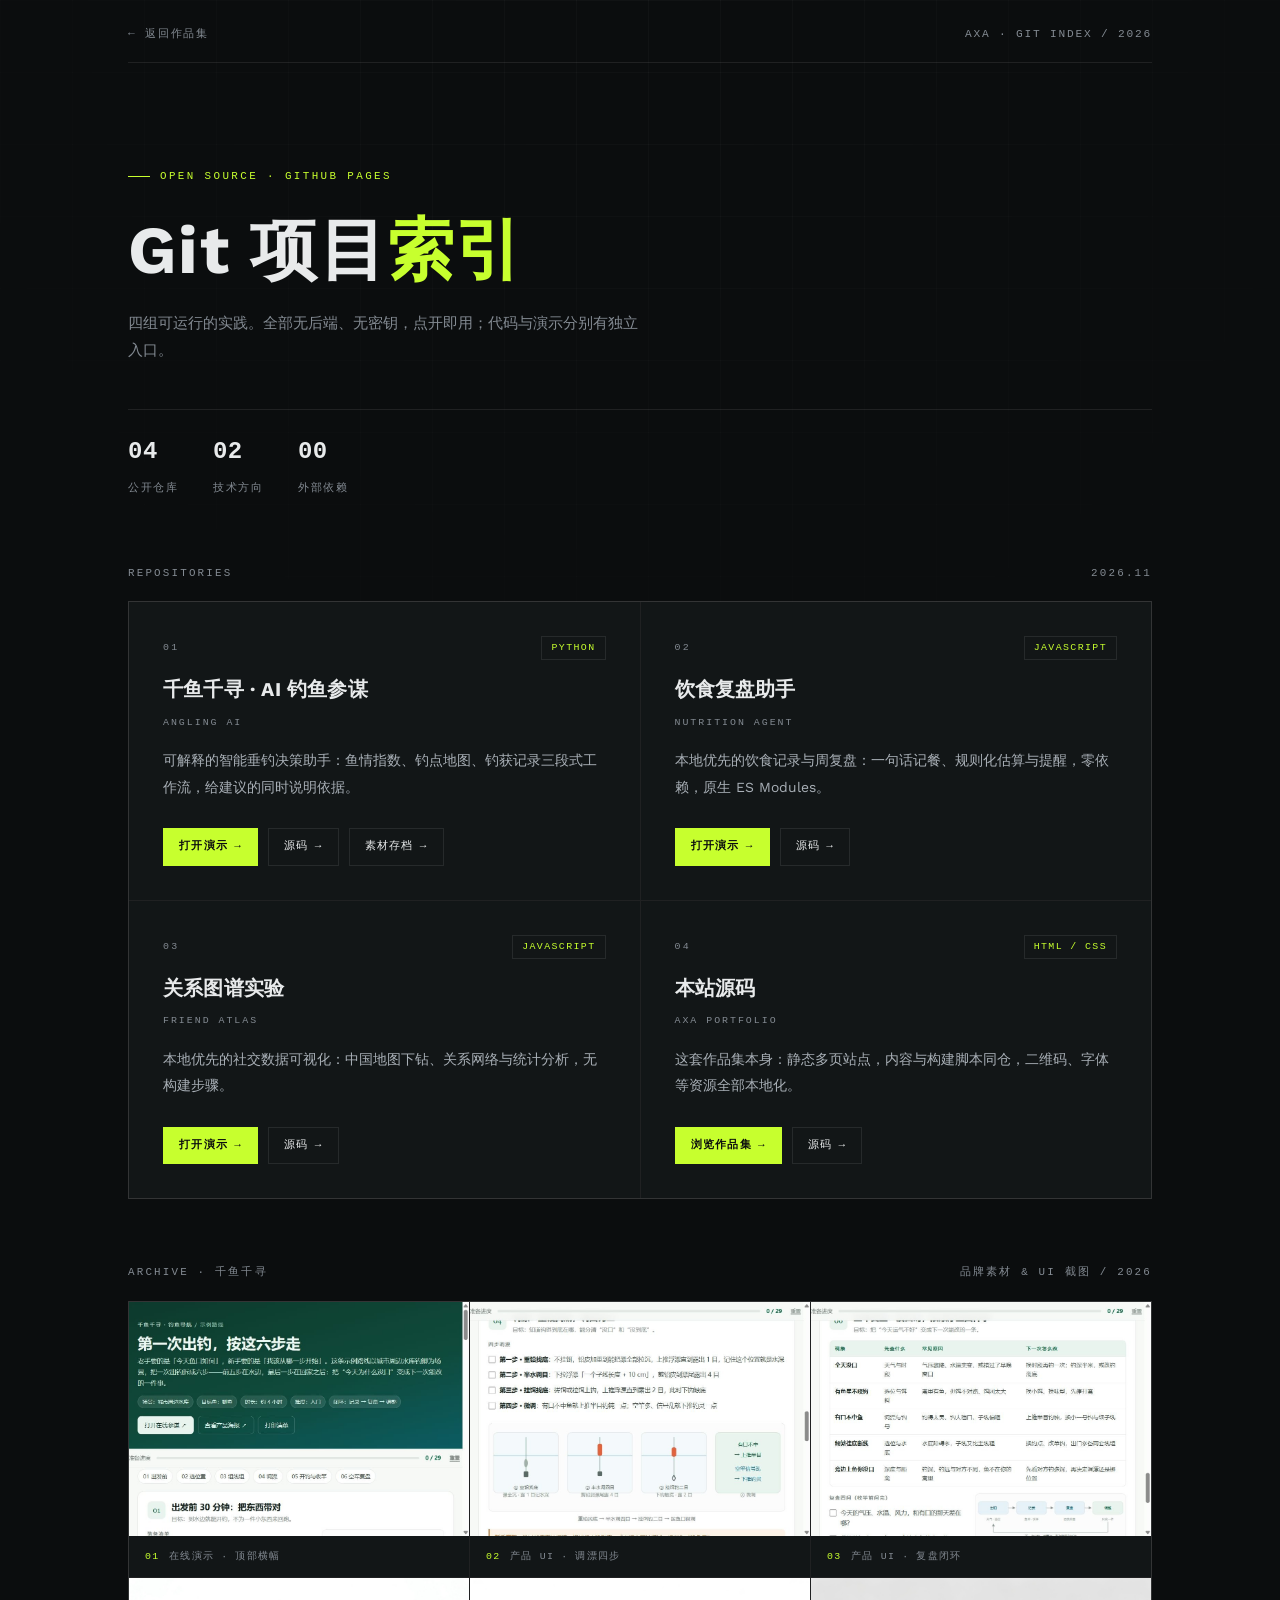
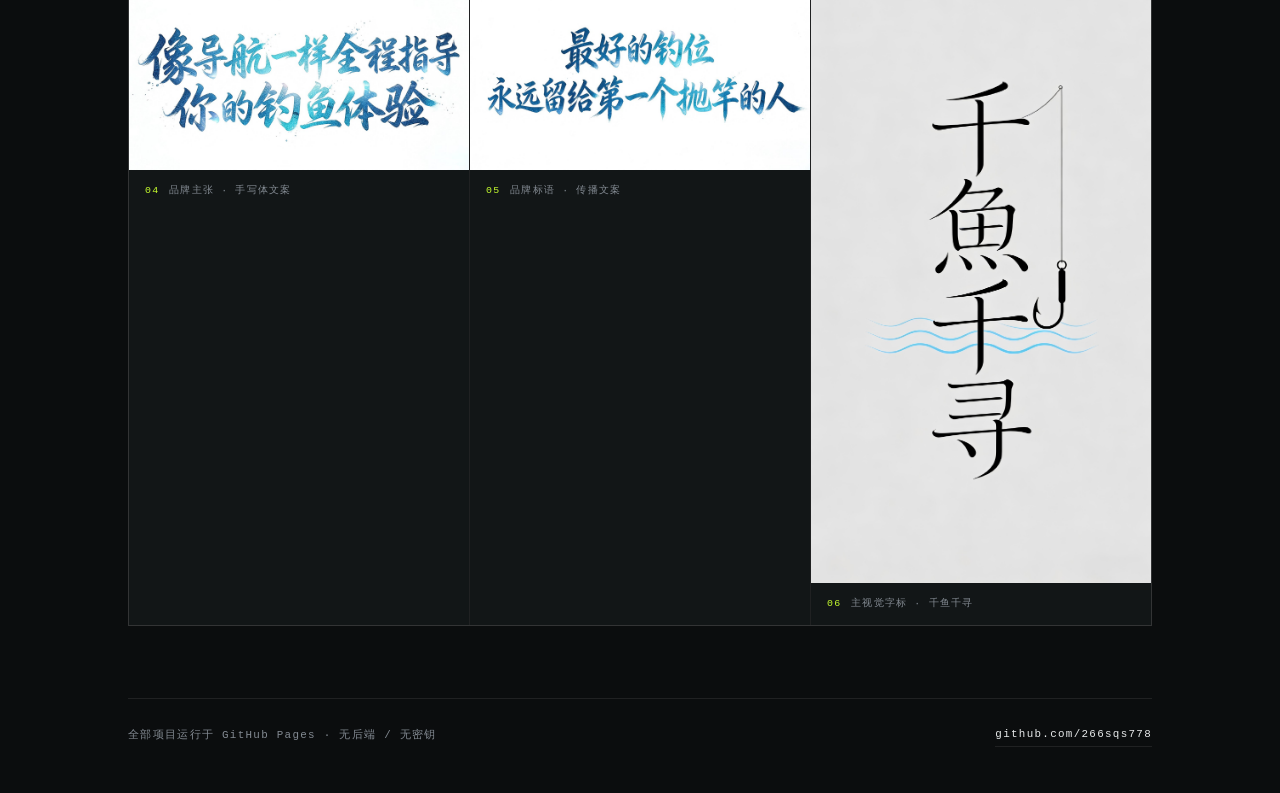
<file: git.html>
<!DOCTYPE html>
<html lang="zh-CN">
<head>
<meta charset="UTF-8">
<meta name="viewport" content="width=device-width, initial-scale=1.0">
<title>Git 项目索引 · AXA</title>
<meta name="description" content="AXA 的开源项目索引：AI 钓鱼参谋、饮食复盘、关系图谱与作品集源码，均含在线演示与仓库地址。">
<meta name="theme-color" content="#0b0d0e">
<link rel="icon" href="data:image/svg+xml,%3Csvg xmlns='http://www.w3.org/2000/svg' viewBox='0 0 32 32'%3E%3Crect width='32' height='32' fill='%230b0d0e'/%3E%3Crect x='6' y='6' width='20' height='20' fill='none' stroke='%23c7ff2e' stroke-width='2'/%3E%3C/svg%3E">
<style>
  @font-face {
    font-family: 'Work Sans';
    src: url('assets/fonts/WorkSans-Regular.ttf') format('truetype');
    font-weight: 400;
    font-display: swap;
  }
  @font-face {
    font-family: 'Work Sans';
    src: url('assets/fonts/WorkSans-Bold.ttf') format('truetype');
    font-weight: 700;
    font-display: swap;
  }

  :root {
    --bg: #0b0d0e;
    --panel: #121617;
    --panel-2: #171c1e;
    --line: rgba(255, 255, 255, .085);
    --txt: #e8eaeb;
    --mut: #838a92;
    --acc: #c7ff2e;
    --sans: 'Work Sans', 'PingFang SC', 'Microsoft YaHei', system-ui, sans-serif;
    --mono: ui-monospace, 'SF Mono', 'JetBrains Mono', Consolas, monospace;
  }

  * { box-sizing: border-box; }

  html, body { margin: 0; padding: 0; }

  body {
    background: var(--bg);
    color: var(--txt);
    font-family: var(--sans);
    font-size: 15px;
    line-height: 1.8;
    -webkit-font-smoothing: antialiased;
  }

  body::before {
    content: '';
    position: fixed;
    inset: 0;
    pointer-events: none;
    background-image:
      linear-gradient(rgba(255, 255, 255, .028) 1px, transparent 1px),
      linear-gradient(90deg, rgba(255, 255, 255, .028) 1px, transparent 1px);
    background-size: 72px 72px;
    mask-image: radial-gradient(circle at 50% 0%, #000 0%, transparent 78%);
    -webkit-mask-image: radial-gradient(circle at 50% 0%, #000 0%, transparent 78%);
  }

  a { color: inherit; text-decoration: none; }

  .wrap {
    position: relative;
    max-width: 1120px;
    margin: 0 auto;
    padding: 0 clamp(20px, 4vw, 48px);
  }

  /* —— 顶栏 —— */
  .top {
    display: flex;
    align-items: center;
    justify-content: space-between;
    gap: 16px;
    padding: 24px 0 18px;
    border-bottom: 1px solid var(--line);
    font-family: var(--mono);
    font-size: .7rem;
    letter-spacing: .16em;
    text-transform: uppercase;
    color: var(--mut);
  }
  .top a { transition: color .25s; }
  .top a:hover { color: var(--acc); }
  .top .back::before { content: '← '; }

  /* —— 首屏 —— */
  .hero {
    padding: clamp(48px, 9vw, 104px) 0 clamp(40px, 6vw, 64px);
  }
  .eyebrow {
    display: flex;
    align-items: center;
    gap: 10px;
    margin: 0 0 26px;
    font-family: var(--mono);
    font-size: .68rem;
    letter-spacing: .22em;
    color: var(--acc);
  }
  .eyebrow::before {
    content: '';
    width: 22px;
    height: 1px;
    background: var(--acc);
  }
  .hero h1 {
    margin: 0;
    font-size: clamp(2.4rem, 6.4vw, 4.2rem);
    font-weight: 700;
    letter-spacing: .02em;
    line-height: 1.12;
  }
  .hero h1 em {
    font-style: normal;
    color: var(--acc);
  }
  .hero .sub {
    max-width: 34em;
    margin: 22px 0 0;
    color: var(--mut);
    font-size: .95rem;
  }
  .facts {
    display: flex;
    flex-wrap: wrap;
    gap: 34px;
    margin: 44px 0 0;
    padding: 20px 0 0;
    border-top: 1px solid var(--line);
    list-style: none;
  }
  .facts b {
    display: block;
    font-family: var(--mono);
    font-size: 1.5rem;
    font-weight: 700;
    letter-spacing: .02em;
    color: var(--txt);
  }
  .facts span {
    font-size: .68rem;
    letter-spacing: .16em;
    color: var(--mut);
  }

  /* —— 项目列表 —— */
  .section-label {
    display: flex;
    align-items: baseline;
    justify-content: space-between;
    gap: 12px;
    margin: 0 0 18px;
    font-family: var(--mono);
    font-size: .68rem;
    letter-spacing: .2em;
    color: var(--mut);
    text-transform: uppercase;
  }

  .grid {
    display: grid;
    grid-template-columns: repeat(2, minmax(0, 1fr));
    gap: 1px;
    background: var(--line);
    border: 1px solid var(--line);
  }

  .card {
    display: flex;
    flex-direction: column;
    gap: 10px;
    padding: clamp(22px, 2.8vw, 34px);
    background: var(--panel);
    transition: background .3s;
  }
  .card:hover { background: var(--panel-2); }

  .card-top {
    display: flex;
    align-items: center;
    justify-content: space-between;
    gap: 12px;
    font-family: var(--mono);
    font-size: .62rem;
    letter-spacing: .22em;
  }
  .num { color: var(--mut); }
  .lang {
    padding: 2px 9px;
    border: 1px solid var(--line);
    color: var(--acc);
    letter-spacing: .14em;
  }
  .card h2 {
    margin: 6px 0 0;
    font-size: 1.22rem;
    font-weight: 700;
    letter-spacing: .01em;
    line-height: 1.4;
  }
  .card .en {
    margin: 0;
    font-family: var(--mono);
    font-size: .62rem;
    letter-spacing: .2em;
    color: var(--mut);
  }
  .card .desc {
    margin: 6px 0 0;
    font-size: .87rem;
    line-height: 1.9;
    color: #a9b0b7;
    max-width: 32em;
  }
  .links {
    display: flex;
    flex-wrap: wrap;
    gap: 10px;
    margin-top: auto;
    padding-top: 18px;
  }
  .btn {
    display: inline-flex;
    align-items: center;
    gap: 6px;
    padding: 8px 15px;
    border: 1px solid var(--line);
    font-family: var(--mono);
    font-size: .68rem;
    letter-spacing: .12em;
    color: var(--txt);
    transition: border-color .25s, background .25s, color .25s;
  }
  .btn::after { content: '→'; transition: transform .25s; }
  .btn:hover { border-color: var(--acc); color: var(--acc); }
  .btn:hover::after { transform: translateX(3px); }
  .btn.primary {
    border-color: transparent;
    background: var(--acc);
    color: #0b0d0e;
    font-weight: 700;
  }
  .btn.primary:hover { background: #d8ff5c; color: #0b0d0e; }

  /* —— 素材存档 —— */
  .archive {
    display: grid;
    grid-template-columns: repeat(3, 1fr);
    gap: 1px;
    background: var(--line);
    border: 1px solid var(--line);
  }
  .archive figure {
    display: flex;
    flex-direction: column;
    margin: 0;
    background: var(--panel);
  }
  .shot {
    display: flex;
    align-items: center;
    justify-content: center;
    background: #eef1f2;
    aspect-ratio: 16 / 9;
  }
  .shot img {
    display: block;
    width: 100%;
    height: 100%;
    object-fit: contain;
  }
  .archive figcaption {
    display: flex;
    gap: 10px;
    padding: 12px 16px;
    font-family: var(--mono);
    font-size: .62rem;
    letter-spacing: .12em;
    color: var(--mut);
  }
  .archive figcaption span { color: var(--acc); }

  @media (max-width: 900px) {
    .archive {
      grid-template-columns: repeat(2, 1fr);
    }
    .archive figure:nth-child(6) { grid-column: span 2; }
  }
  @media (max-width: 560px) {
    .archive {
      grid-template-columns: 1fr;
    }
    .archive figure:nth-child(6) { grid-column: span 1; }
  }

  /* —— 页脚 —— */
  .foot {
    display: flex;
    flex-wrap: wrap;
    align-items: center;
    justify-content: space-between;
    gap: 14px;
    margin-top: clamp(40px, 6vw, 72px);
    padding: 26px 0 46px;
    border-top: 1px solid var(--line);
    font-family: var(--mono);
    font-size: .68rem;
    letter-spacing: .12em;
    color: var(--mut);
  }
  .foot a { color: var(--txt); border-bottom: 1px solid var(--line); padding-bottom: 2px; }
  .foot a:hover { color: var(--acc); border-color: var(--acc); }

  @media (max-width: 900px) {
    .grid { grid-template-columns: 1fr; }
  }
  @media (max-width: 520px) {
    .facts { gap: 22px; }
    .top { font-size: .62rem; }
  }
</style>
</head>
<body>
  <div class="wrap">
    <header class="top">
      <a class="back" href="index.html">返回作品集</a>
      <span>AXA · GIT INDEX / 2026</span>
    </header>

    <main>
      <section class="hero">
        <p class="eyebrow">OPEN SOURCE · GITHUB PAGES</p>
        <h1>Git 项目<em>索引</em></h1>
        <p class="sub">四组可运行的实践。全部无后端、无密钥，点开即用；代码与演示分别有独立入口。</p>
        <ul class="facts">
          <li><b>04</b><span>公开仓库</span></li>
          <li><b>02</b><span>技术方向</span></li>
          <li><b>00</b><span>外部依赖</span></li>
        </ul>
      </section>

      <p class="section-label"><span>Repositories</span><span>2026.11</span></p>
      <section class="grid">
        <article class="card">
          <div class="card-top"><span class="num">01</span><span class="lang">PYTHON</span></div>
          <h2>千鱼千寻 · AI 钓鱼参谋</h2>
          <p class="en">ANGLING AI</p>
          <p class="desc">可解释的智能垂钓决策助手：鱼情指数、钓点地图、钓获记录三段式工作流，给建议的同时说明依据。</p>
          <div class="links">
            <a class="btn primary" href="https://266sqs778.github.io/angling-ai/" target="_blank" rel="noopener">打开演示</a>
            <a class="btn" href="https://github.com/266sqs778/angling-ai" target="_blank" rel="noopener">源码</a>
            <a class="btn" href="#archive">素材存档</a>
          </div>
        </article>

        <article class="card">
          <div class="card-top"><span class="num">02</span><span class="lang">JAVASCRIPT</span></div>
          <h2>饮食复盘助手</h2>
          <p class="en">NUTRITION AGENT</p>
          <p class="desc">本地优先的饮食记录与周复盘：一句话记餐、规则化估算与提醒，零依赖，原生 ES Modules。</p>
          <div class="links">
            <a class="btn primary" href="https://266sqs778.github.io/nutrition-agent/" target="_blank" rel="noopener">打开演示</a>
            <a class="btn" href="https://github.com/266sqs778/nutrition-agent" target="_blank" rel="noopener">源码</a>
          </div>
        </article>

        <article class="card">
          <div class="card-top"><span class="num">03</span><span class="lang">JAVASCRIPT</span></div>
          <h2>关系图谱实验</h2>
          <p class="en">FRIEND ATLAS</p>
          <p class="desc">本地优先的社交数据可视化：中国地图下钻、关系网络与统计分析，无构建步骤。</p>
          <div class="links">
            <a class="btn primary" href="https://266sqs778.github.io/friend-atlas/" target="_blank" rel="noopener">打开演示</a>
            <a class="btn" href="https://github.com/266sqs778/friend-atlas" target="_blank" rel="noopener">源码</a>
          </div>
        </article>

        <article class="card">
          <div class="card-top"><span class="num">04</span><span class="lang">HTML / CSS</span></div>
          <h2>本站源码</h2>
          <p class="en">AXA PORTFOLIO</p>
          <p class="desc">这套作品集本身：静态多页站点，内容与构建脚本同仓，二维码、字体等资源全部本地化。</p>
          <div class="links">
            <a class="btn primary" href="index.html">浏览作品集</a>
            <a class="btn" href="https://github.com/266sqs778/axa-portfolio" target="_blank" rel="noopener">源码</a>
          </div>
        </article>
      </section>

      <p class="section-label" id="archive" style="margin-top:clamp(40px,6vw,64px)"><span>Archive · 千鱼千寻</span><span>品牌素材 & UI 截图 / 2026</span></p>
      <section class="archive">
        <figure>
          <div class="shot"><img src="assets/angling/ui-banner.jpg" alt="千鱼千寻在线演示顶部横幅：第一次出钓按这六步走" loading="lazy"></div>
          <figcaption><span>01</span>在线演示 · 顶部横幅</figcaption>
        </figure>
        <figure>
          <div class="shot"><img src="assets/angling/ui-step4-drift.jpg" alt="调漂四步界面：重铅找底→半水调四→挂饵钓二→微调" loading="lazy"></div>
          <figcaption><span>02</span>产品 UI · 调漂四步</figcaption>
        </figure>
        <figure>
          <div class="shot"><img src="assets/angling/ui-step6-review.jpg" alt="复盘界面：现象/原因/改进表格与复盘闭环" loading="lazy"></div>
          <figcaption><span>03</span>产品 UI · 复盘闭环</figcaption>
        </figure>
        <figure>
          <div class="shot"><img src="assets/angling/slogan-navigation.jpg" alt="千鱼千寻品牌主张：像导航一样全程指导你的钓鱼体验，蓝色手写书法字" loading="lazy"></div>
          <figcaption><span>04</span>品牌主张 · 手写体文案</figcaption>
        </figure>
        <figure>
          <div class="shot"><img src="assets/angling/slogan-first-cast.jpg" alt="千鱼千寻品牌标语：最好的钓位永远留给第一个抛竿的人" loading="lazy"></div>
          <figcaption><span>05</span>品牌标语 · 传播文案</figcaption>
        </figure>
        <figure>
          <div class="shot"><img src="assets/angling/wordmark.jpg" alt="千鱼千寻主视觉字标：竖排书法字搭配鱼钩与蓝色水波纹" loading="lazy"></div>
          <figcaption><span>06</span>主视觉字标 · 千鱼千寻</figcaption>
        </figure>
      </section>
    </main>

    <footer class="foot">
      <span>全部项目运行于 GitHub Pages · 无后端 / 无密钥</span>
      <a href="https://github.com/266sqs778" target="_blank" rel="noopener">github.com/266sqs778</a>
    </footer>
  </div>
</body>
</html>
</file>
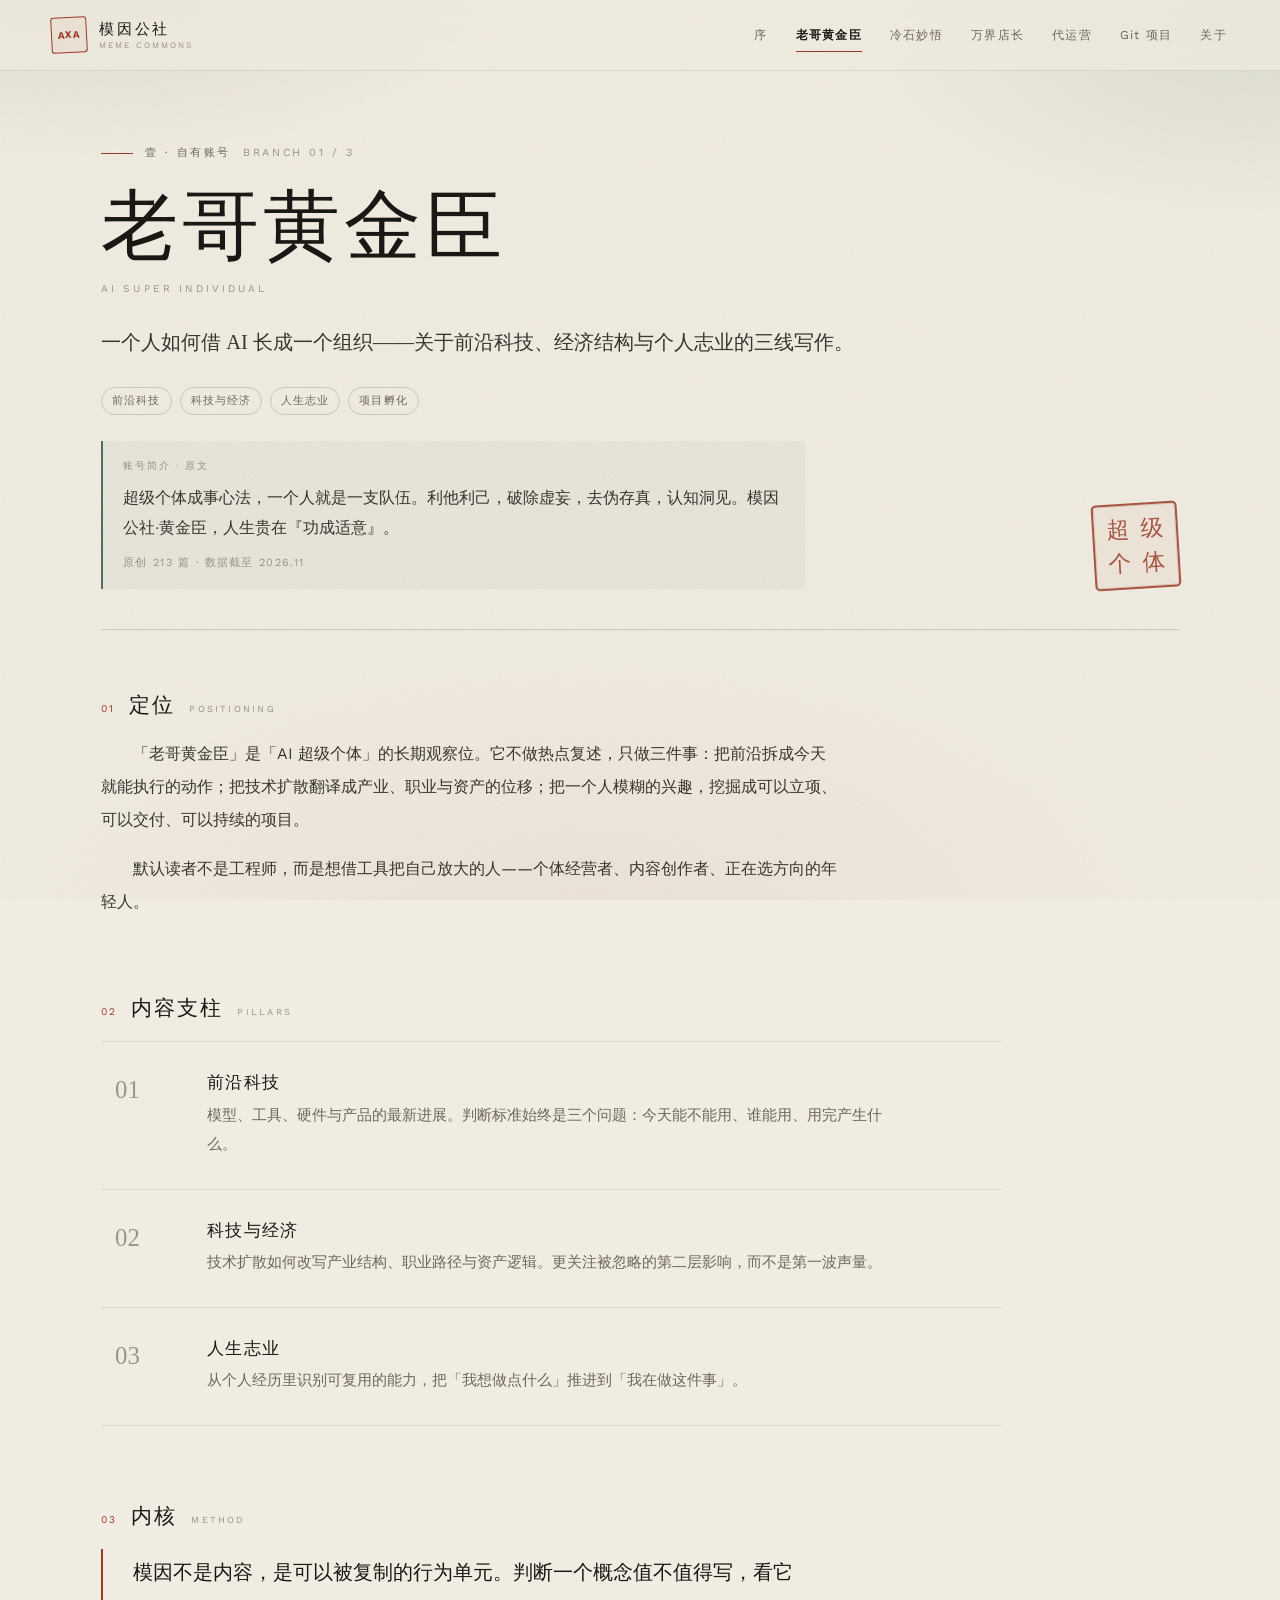
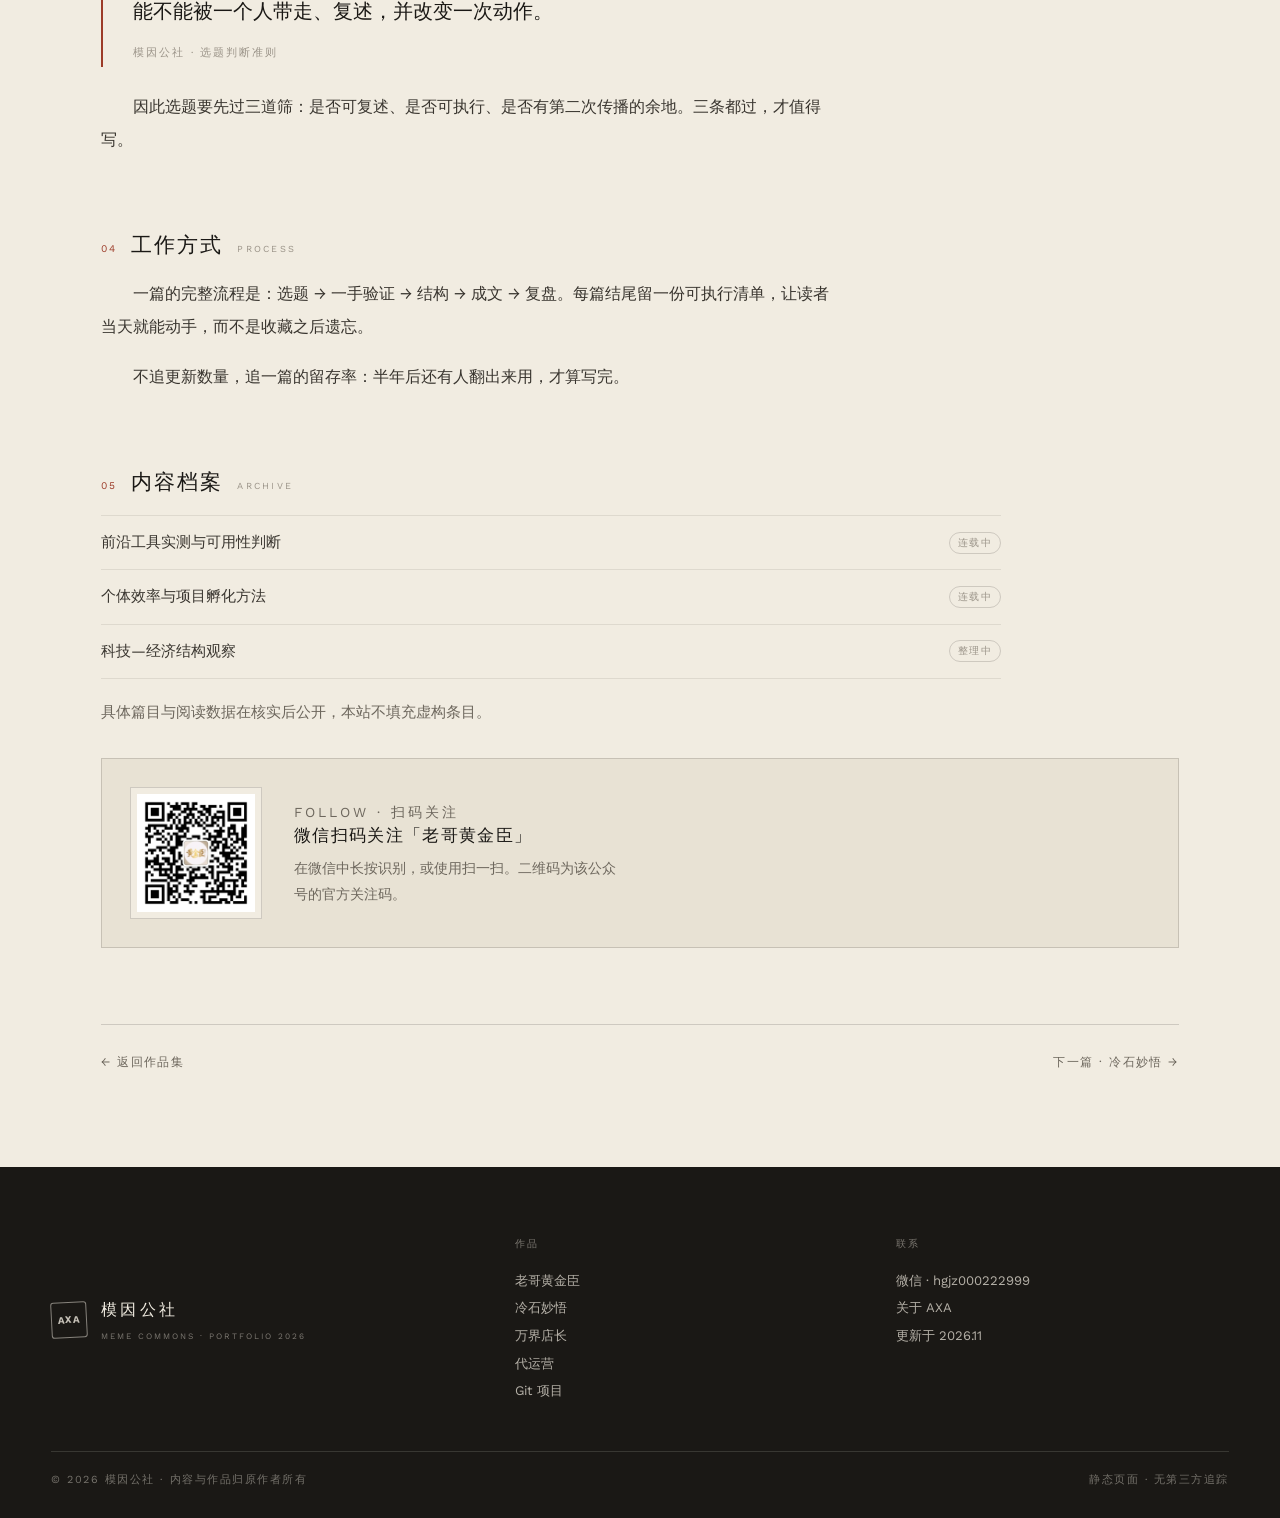
<file: laoge.html>
<!DOCTYPE html>
<html lang="zh-CN">
<head>
<meta charset="UTF-8">
<meta name="viewport" content="width=device-width, initial-scale=1.0">
<title>老哥黄金臣 · AXA 作品集</title>
<meta name="description" content="老哥黄金臣——AI 超级个体：前沿科技、科技与经济、个人项目与人生志业的长期观察位。">
<meta name="theme-color" content="#f1ece1">
<link rel="icon" href="data:image/svg+xml,%3Csvg xmlns='http://www.w3.org/2000/svg' viewBox='0 0 32 32'%3E%3Crect width='32' height='32' fill='%23f1ece1'/%3E%3Crect x='5.5' y='5.5' width='21' height='21' fill='none' stroke='%239c3b28' stroke-width='2'/%3E%3C/svg%3E">
<link rel="stylesheet" href="assets/styles.css">
</head>
<body class="page-laoge">
<header class="shell">
  <a class="brand" href="index.html" aria-label="AXA 作品集首页">
    <span class="brand-seal">AXA</span>
    <span class="brand-word">模因公社<span>MEME COMMONS</span></span>
  </a>
  <nav class="nav" aria-label="主导航">
    <a href="index.html" data-nav="home">序</a>
    <a href="laoge.html" data-nav="laoge">老哥黄金臣</a>
    <a href="lengshi.html" data-nav="lengshi">冷石妙悟</a>
    <a href="wanjie.html" data-nav="wanjie">万界店长</a>
    <a href="client.html" data-nav="client">代运营</a>
    <a href="git.html" data-nav="git">Git 项目</a>
    <a href="about.html" data-nav="about">关于</a>
  </nav>
</header>
<main id="main">

    <article class="detail">
      
      <div class="detail-head">
        <p class="kicker">壹 · 自有账号 <span>BRANCH 01 / 3</span></p>
        <h1 class="detail-title">老哥黄金臣</h1>
        <p class="detail-en">AI SUPER INDIVIDUAL</p>
        <p class="detail-lead">一个人如何借 AI 长成一个组织——关于前沿科技、经济结构与个人志业的三线写作。</p>
        <div style="margin-top: 24px"><ul class="chips"><li>前沿科技</li><li>科技与经济</li><li>人生志业</li><li>项目孵化</li></ul></div>
        
        <div class="bio-card">
          <p class="bio-k">账号简介 · 原文</p>
          <p class="bio-t">超级个体成事心法，一个人就是一支队伍。利他利己，破除虚妄，去伪存真，认知洞见。模因公社·黄金臣，人生贵在『功成适意』。</p>
          <p class="bio-s">原创 213 篇 · 数据截至 2026.11</p>
        </div>
        <div class="detail-seal"><div class="seal" aria-hidden="true"><span>超</span><span>级</span><span>个</span><span>体</span></div></div>
      </div>
      <div class="detail-body">
        
      <section class="block" data-reveal>
        <div class="block-head">
          <span class="block-num">01</span>
          <h3 class="block-title">定位</h3>
          <span class="block-en">POSITIONING</span>
        </div>
        <div class="prose"><p>「老哥黄金臣」是「AI 超级个体」的长期观察位。它不做热点复述，只做三件事：把前沿拆成今天就能执行的动作；把技术扩散翻译成产业、职业与资产的位移；把一个人模糊的兴趣，挖掘成可以立项、可以交付、可以持续的项目。</p><p>默认读者不是工程师，而是想借工具把自己放大的人——个体经营者、内容创作者、正在选方向的年轻人。</p></div>
      </section>
      <section class="block" data-reveal>
        <div class="block-head">
          <span class="block-num">02</span>
          <h3 class="block-title">内容支柱</h3>
          <span class="block-en">PILLARS</span>
        </div>
        <div class="pillars">
        <div class="pillar">
          <span class="pillar-idx">01</span>
          <div>
            <h4>前沿科技</h4>
            <p>模型、工具、硬件与产品的最新进展。判断标准始终是三个问题：今天能不能用、谁能用、用完产生什么。</p>
          </div>
        </div>
        <div class="pillar">
          <span class="pillar-idx">02</span>
          <div>
            <h4>科技与经济</h4>
            <p>技术扩散如何改写产业结构、职业路径与资产逻辑。更关注被忽略的第二层影响，而不是第一波声量。</p>
          </div>
        </div>
        <div class="pillar">
          <span class="pillar-idx">03</span>
          <div>
            <h4>人生志业</h4>
            <p>从个人经历里识别可复用的能力，把「我想做点什么」推进到「我在做这件事」。</p>
          </div>
        </div></div>
      </section>
      <section class="block" data-reveal>
        <div class="block-head">
          <span class="block-num">03</span>
          <h3 class="block-title">内核</h3>
          <span class="block-en">METHOD</span>
        </div>
        
      <blockquote class="quote">
        <p>模因不是内容，是可以被复制的行为单元。判断一个概念值不值得写，看它能不能被一个人带走、复述，并改变一次动作。</p>
        <cite>模因公社 · 选题判断准则</cite>
      </blockquote><div class="prose"><p>因此选题要先过三道筛：是否可复述、是否可执行、是否有第二次传播的余地。三条都过，才值得写。</p></div>
      </section>
      <section class="block" data-reveal>
        <div class="block-head">
          <span class="block-num">04</span>
          <h3 class="block-title">工作方式</h3>
          <span class="block-en">PROCESS</span>
        </div>
        <div class="prose"><p>一篇的完整流程是：选题 → 一手验证 → 结构 → 成文 → 复盘。每篇结尾留一份可执行清单，让读者当天就能动手，而不是收藏之后遗忘。</p><p>不追更新数量，追一篇的留存率：半年后还有人翻出来用，才算写完。</p></div>
      </section>
      <section class="block" data-reveal>
        <div class="block-head">
          <span class="block-num">05</span>
          <h3 class="block-title">内容档案</h3>
          <span class="block-en">ARCHIVE</span>
        </div>
        <ul class="archive"><li><span>前沿工具实测与可用性判断</span><span class="st">连载中</span></li><li><span>个体效率与项目孵化方法</span><span class="st">连载中</span></li><li><span>科技—经济结构观察</span><span class="st">整理中</span></li></ul><p class="sec-note" style="margin-top:18px">具体篇目与阅读数据在核实后公开，本站不填充虚构条目。</p>
      </section>
      </div>
      
      <section class="block" data-reveal>
        <div class="qr-card">
          <img class="qr-img" src="assets/qr/laoge.jpg" alt="老哥黄金臣 微信公众号二维码">
          <div>
            <p class="qr-k">FOLLOW · 扫码关注</p>
            <h3>微信扫码关注「老哥黄金臣」</h3>
            <p>在微信中长按识别，或使用扫一扫。二维码为该公众号的官方关注码。</p>
          </div>
        </div>
      </section>
      
      <nav class="pager" aria-label="页面导航">
        <a href="index.html">← 返回作品集</a>
        <a href="lengshi.html">下一篇 · 冷石妙悟 →</a>
      </nav>
    </article>
</main>
<footer class="foot">
  <div class="foot-inner">
    <div class="foot-brand">
      <span class="brand-seal">AXA</span>
      <div class="foot-word">模因公社<span>MEME COMMONS · PORTFOLIO 2026</span></div>
    </div>
    <div>
      <h5>作品</h5>
      <ul>
        <li><a href="laoge.html">老哥黄金臣</a></li>
        <li><a href="lengshi.html">冷石妙悟</a></li>
        <li><a href="wanjie.html">万界店长</a></li>
        <li><a href="client.html">代运营</a></li>
        <li><a href="git.html">Git 项目</a></li>
      </ul>
    </div>
    <div>
      <h5>联系</h5>
      <ul>
        <li>微信 · hgjz000222999</li>
        <li><a href="about.html">关于 AXA</a></li>
        <li>更新于 2026.11</li>
      </ul>
    </div>
  </div>
  <div class="foot-bottom">
    <span>© 2026 模因公社 · 内容与作品归原作者所有</span>
    <span>静态页面 · 无第三方追踪</span>
  </div>
</footer>
<script src="assets/main.js"></script>
</body>
</html>
</file>
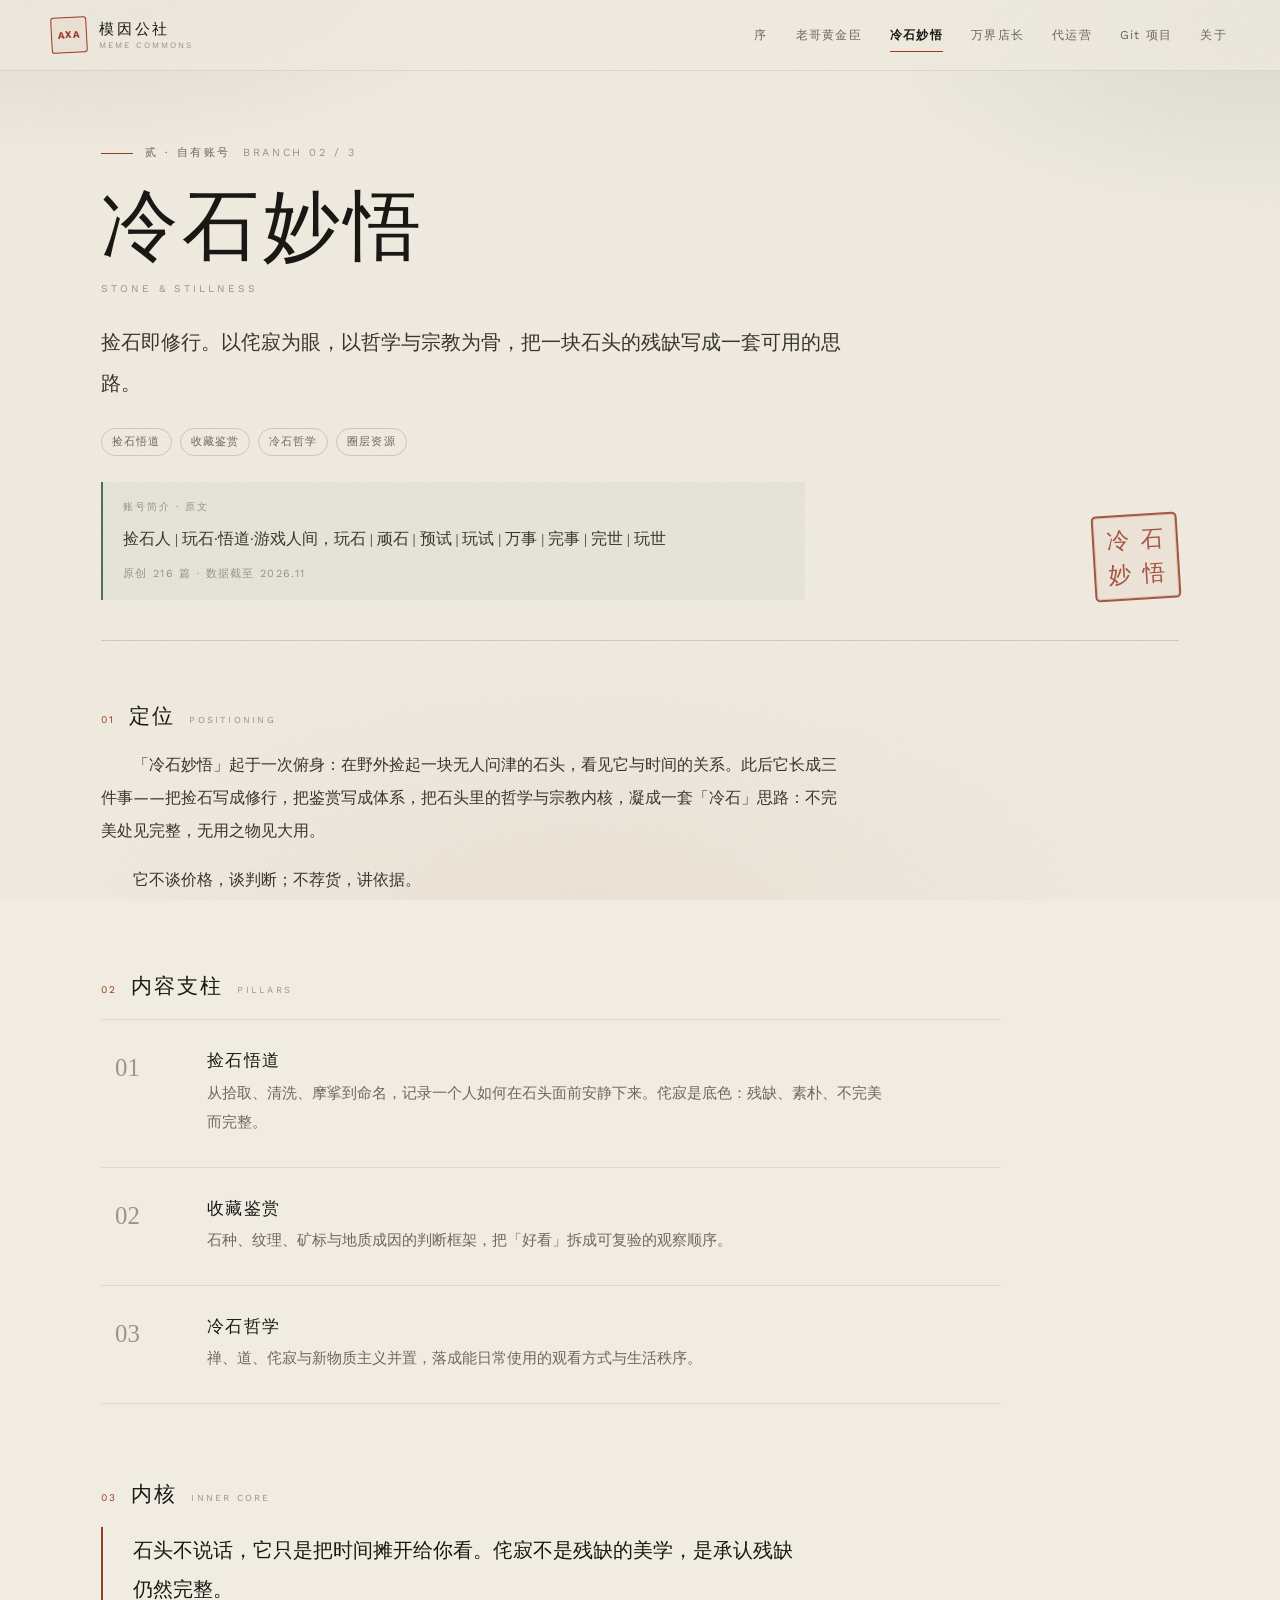
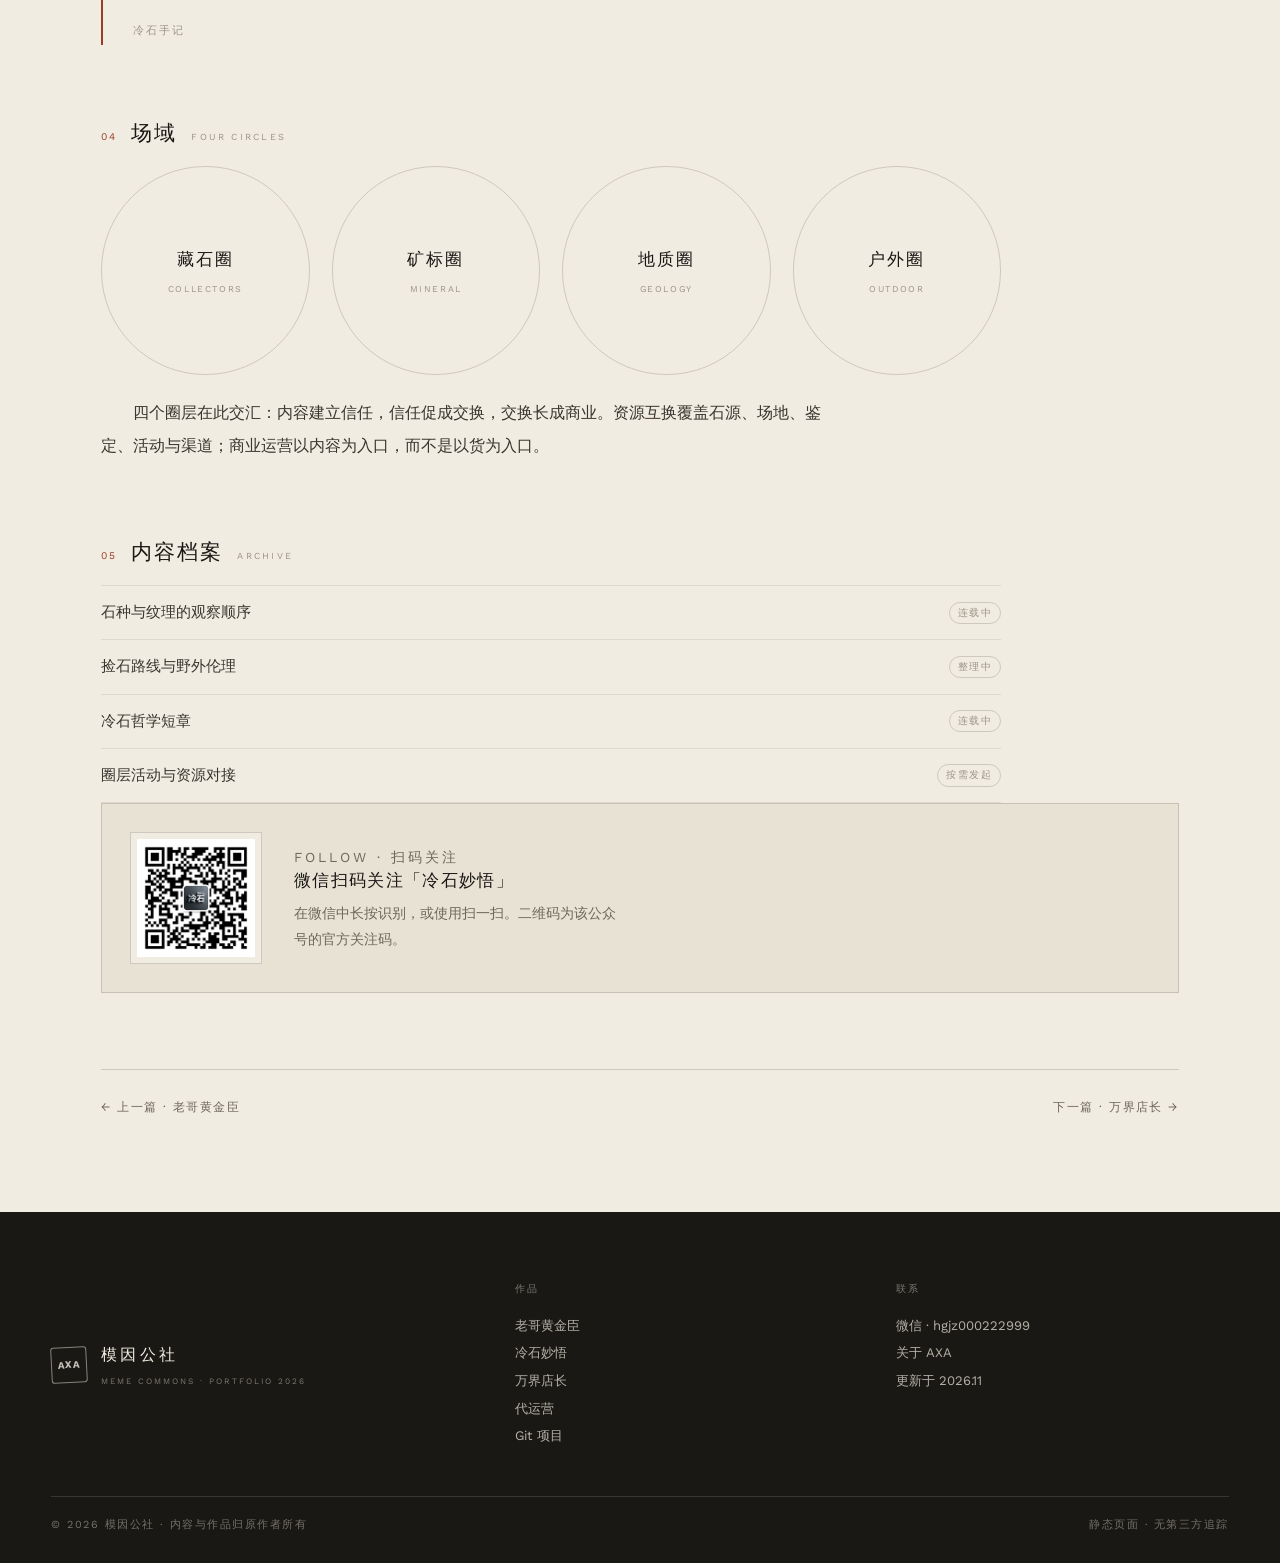
<file: lengshi.html>
<!DOCTYPE html>
<html lang="zh-CN">
<head>
<meta charset="UTF-8">
<meta name="viewport" content="width=device-width, initial-scale=1.0">
<title>冷石妙悟 · AXA 作品集</title>
<meta name="description" content="冷石妙悟——捡石悟道、收藏鉴赏与冷石哲学：侘寂美学与藏石圈、矿标圈、地质圈、户外圈的资源互换。">
<meta name="theme-color" content="#f1ece1">
<link rel="icon" href="data:image/svg+xml,%3Csvg xmlns='http://www.w3.org/2000/svg' viewBox='0 0 32 32'%3E%3Crect width='32' height='32' fill='%23f1ece1'/%3E%3Crect x='5.5' y='5.5' width='21' height='21' fill='none' stroke='%239c3b28' stroke-width='2'/%3E%3C/svg%3E">
<link rel="stylesheet" href="assets/styles.css">
</head>
<body class="page-lengshi">
<header class="shell">
  <a class="brand" href="index.html" aria-label="AXA 作品集首页">
    <span class="brand-seal">AXA</span>
    <span class="brand-word">模因公社<span>MEME COMMONS</span></span>
  </a>
  <nav class="nav" aria-label="主导航">
    <a href="index.html" data-nav="home">序</a>
    <a href="laoge.html" data-nav="laoge">老哥黄金臣</a>
    <a href="lengshi.html" data-nav="lengshi">冷石妙悟</a>
    <a href="wanjie.html" data-nav="wanjie">万界店长</a>
    <a href="client.html" data-nav="client">代运营</a>
    <a href="git.html" data-nav="git">Git 项目</a>
    <a href="about.html" data-nav="about">关于</a>
  </nav>
</header>
<main id="main">

    <article class="detail">
      
      <div class="detail-head">
        <p class="kicker">贰 · 自有账号 <span>BRANCH 02 / 3</span></p>
        <h1 class="detail-title">冷石妙悟</h1>
        <p class="detail-en">STONE & STILLNESS</p>
        <p class="detail-lead">捡石即修行。以侘寂为眼，以哲学与宗教为骨，把一块石头的残缺写成一套可用的思路。</p>
        <div style="margin-top: 24px"><ul class="chips"><li>捡石悟道</li><li>收藏鉴赏</li><li>冷石哲学</li><li>圈层资源</li></ul></div>
        
        <div class="bio-card">
          <p class="bio-k">账号简介 · 原文</p>
          <p class="bio-t">捡石人 | 玩石·悟道·游戏人间，玩石 | 顽石 | 预试 | 玩试 | 万事 | 完事 | 完世 | 玩世</p>
          <p class="bio-s">原创 216 篇 · 数据截至 2026.11</p>
        </div>
        <div class="detail-seal"><div class="seal" aria-hidden="true"><span>冷</span><span>石</span><span>妙</span><span>悟</span></div></div>
      </div>
      <div class="detail-body">
        
      <section class="block" data-reveal>
        <div class="block-head">
          <span class="block-num">01</span>
          <h3 class="block-title">定位</h3>
          <span class="block-en">POSITIONING</span>
        </div>
        <div class="prose"><p>「冷石妙悟」起于一次俯身：在野外捡起一块无人问津的石头，看见它与时间的关系。此后它长成三件事——把捡石写成修行，把鉴赏写成体系，把石头里的哲学与宗教内核，凝成一套「冷石」思路：不完美处见完整，无用之物见大用。</p><p>它不谈价格，谈判断；不荐货，讲依据。</p></div>
      </section>
      <section class="block" data-reveal>
        <div class="block-head">
          <span class="block-num">02</span>
          <h3 class="block-title">内容支柱</h3>
          <span class="block-en">PILLARS</span>
        </div>
        <div class="pillars">
        <div class="pillar">
          <span class="pillar-idx">01</span>
          <div>
            <h4>捡石悟道</h4>
            <p>从拾取、清洗、摩挲到命名，记录一个人如何在石头面前安静下来。侘寂是底色：残缺、素朴、不完美而完整。</p>
          </div>
        </div>
        <div class="pillar">
          <span class="pillar-idx">02</span>
          <div>
            <h4>收藏鉴赏</h4>
            <p>石种、纹理、矿标与地质成因的判断框架，把「好看」拆成可复验的观察顺序。</p>
          </div>
        </div>
        <div class="pillar">
          <span class="pillar-idx">03</span>
          <div>
            <h4>冷石哲学</h4>
            <p>禅、道、侘寂与新物质主义并置，落成能日常使用的观看方式与生活秩序。</p>
          </div>
        </div></div>
      </section>
      <section class="block" data-reveal>
        <div class="block-head">
          <span class="block-num">03</span>
          <h3 class="block-title">内核</h3>
          <span class="block-en">INNER CORE</span>
        </div>
        
      <blockquote class="quote">
        <p>石头不说话，它只是把时间摊开给你看。侘寂不是残缺的美学，是承认残缺仍然完整。</p>
        <cite>冷石手记</cite>
      </blockquote>
      </section>
      <section class="block" data-reveal>
        <div class="block-head">
          <span class="block-num">04</span>
          <h3 class="block-title">场域</h3>
          <span class="block-en">FOUR CIRCLES</span>
        </div>
        <div class="rings">
          <div class="ring"><b>藏石圈</b><em>COLLECTORS</em></div>
          <div class="ring"><b>矿标圈</b><em>MINERAL</em></div>
          <div class="ring"><b>地质圈</b><em>GEOLOGY</em></div>
          <div class="ring"><b>户外圈</b><em>OUTDOOR</em></div>
        </div><div class="prose"><p>四个圈层在此交汇：内容建立信任，信任促成交换，交换长成商业。资源互换覆盖石源、场地、鉴定、活动与渠道；商业运营以内容为入口，而不是以货为入口。</p></div>
      </section>
      <section class="block" data-reveal>
        <div class="block-head">
          <span class="block-num">05</span>
          <h3 class="block-title">内容档案</h3>
          <span class="block-en">ARCHIVE</span>
        </div>
        <ul class="archive"><li><span>石种与纹理的观察顺序</span><span class="st">连载中</span></li><li><span>捡石路线与野外伦理</span><span class="st">整理中</span></li><li><span>冷石哲学短章</span><span class="st">连载中</span></li><li><span>圈层活动与资源对接</span><span class="st">按需发起</span></li></ul>
      </section>
      </div>
      
      <section class="block" data-reveal>
        <div class="qr-card">
          <img class="qr-img" src="assets/qr/lengshi.jpg" alt="冷石妙悟 微信公众号二维码">
          <div>
            <p class="qr-k">FOLLOW · 扫码关注</p>
            <h3>微信扫码关注「冷石妙悟」</h3>
            <p>在微信中长按识别，或使用扫一扫。二维码为该公众号的官方关注码。</p>
          </div>
        </div>
      </section>
      
      <nav class="pager" aria-label="页面导航">
        <a href="laoge.html">← 上一篇 · 老哥黄金臣</a>
        <a href="wanjie.html">下一篇 · 万界店长 →</a>
      </nav>
    </article>
</main>
<footer class="foot">
  <div class="foot-inner">
    <div class="foot-brand">
      <span class="brand-seal">AXA</span>
      <div class="foot-word">模因公社<span>MEME COMMONS · PORTFOLIO 2026</span></div>
    </div>
    <div>
      <h5>作品</h5>
      <ul>
        <li><a href="laoge.html">老哥黄金臣</a></li>
        <li><a href="lengshi.html">冷石妙悟</a></li>
        <li><a href="wanjie.html">万界店长</a></li>
        <li><a href="client.html">代运营</a></li>
        <li><a href="git.html">Git 项目</a></li>
      </ul>
    </div>
    <div>
      <h5>联系</h5>
      <ul>
        <li>微信 · hgjz000222999</li>
        <li><a href="about.html">关于 AXA</a></li>
        <li>更新于 2026.11</li>
      </ul>
    </div>
  </div>
  <div class="foot-bottom">
    <span>© 2026 模因公社 · 内容与作品归原作者所有</span>
    <span>静态页面 · 无第三方追踪</span>
  </div>
</footer>
<script src="assets/main.js"></script>
</body>
</html>
</file>
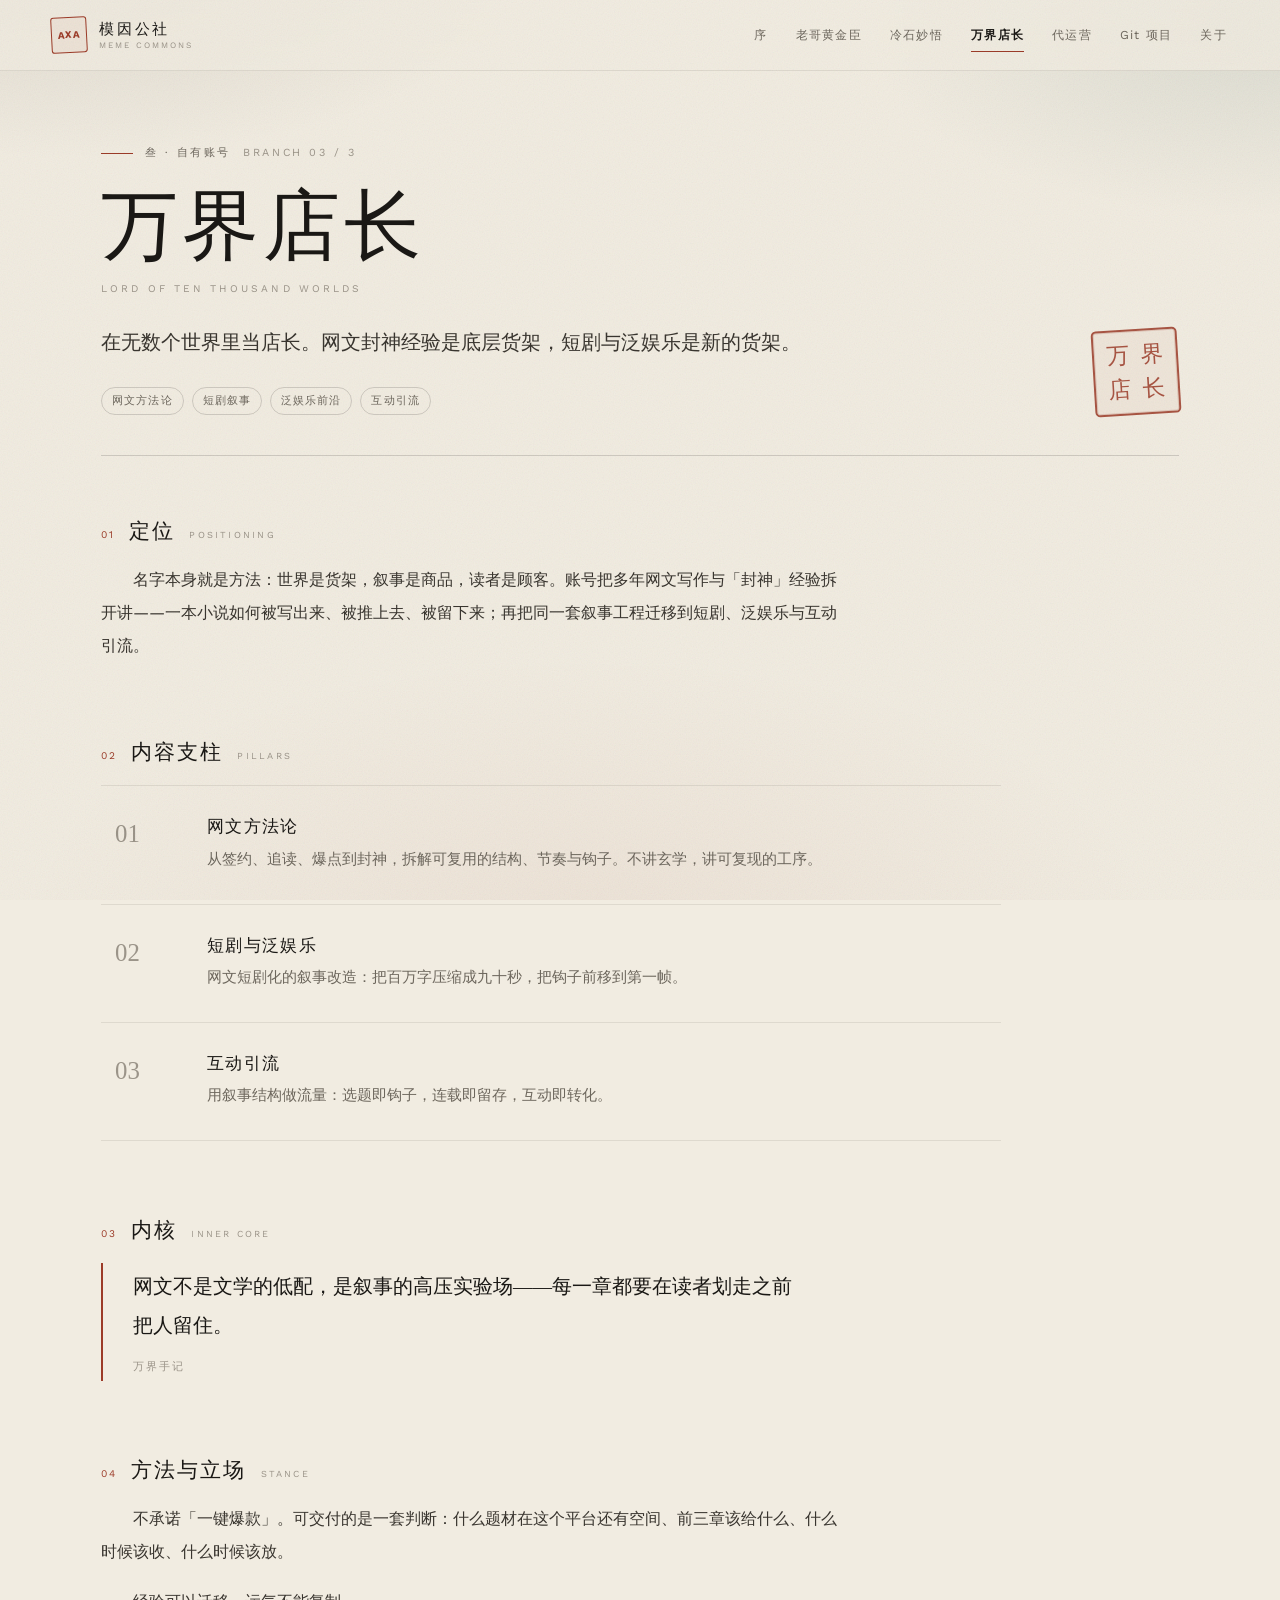
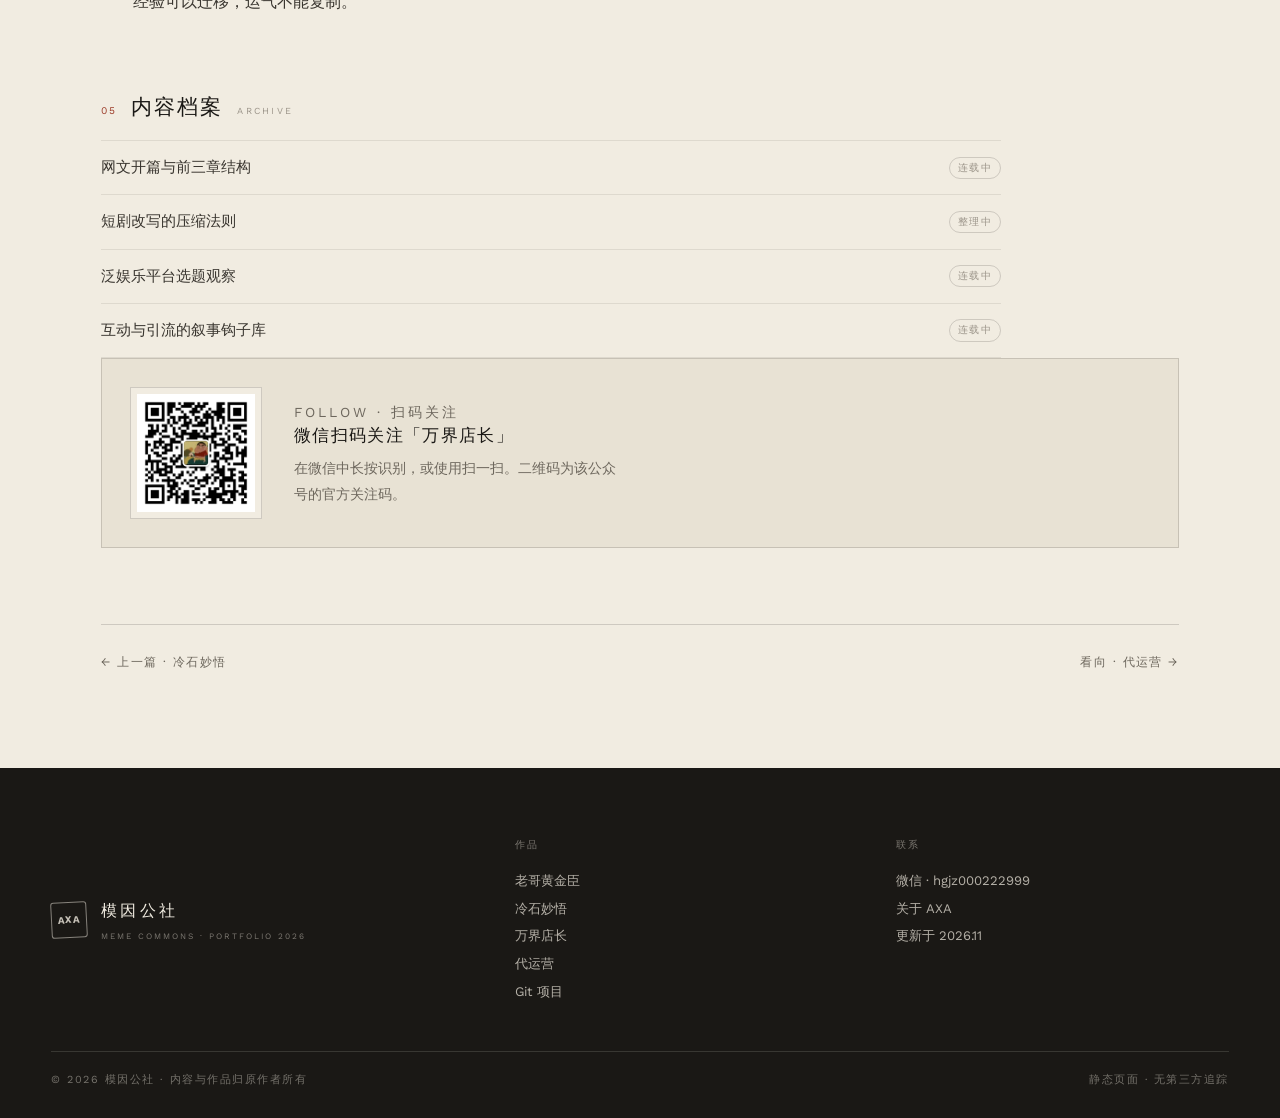
<file: wanjie.html>
<!DOCTYPE html>
<html lang="zh-CN">
<head>
<meta charset="UTF-8">
<meta name="viewport" content="width=device-width, initial-scale=1.0">
<title>万界店长 · AXA 作品集</title>
<meta name="description" content="万界店长——网文封神经验、短剧叙事与泛娱乐前沿：用叙事结构做互动引流。">
<meta name="theme-color" content="#f1ece1">
<link rel="icon" href="data:image/svg+xml,%3Csvg xmlns='http://www.w3.org/2000/svg' viewBox='0 0 32 32'%3E%3Crect width='32' height='32' fill='%23f1ece1'/%3E%3Crect x='5.5' y='5.5' width='21' height='21' fill='none' stroke='%239c3b28' stroke-width='2'/%3E%3C/svg%3E">
<link rel="stylesheet" href="assets/styles.css">
</head>
<body class="page-wanjie">
<header class="shell">
  <a class="brand" href="index.html" aria-label="AXA 作品集首页">
    <span class="brand-seal">AXA</span>
    <span class="brand-word">模因公社<span>MEME COMMONS</span></span>
  </a>
  <nav class="nav" aria-label="主导航">
    <a href="index.html" data-nav="home">序</a>
    <a href="laoge.html" data-nav="laoge">老哥黄金臣</a>
    <a href="lengshi.html" data-nav="lengshi">冷石妙悟</a>
    <a href="wanjie.html" data-nav="wanjie">万界店长</a>
    <a href="client.html" data-nav="client">代运营</a>
    <a href="git.html" data-nav="git">Git 项目</a>
    <a href="about.html" data-nav="about">关于</a>
  </nav>
</header>
<main id="main">

    <article class="detail">
      
      <div class="detail-head">
        <p class="kicker">叁 · 自有账号 <span>BRANCH 03 / 3</span></p>
        <h1 class="detail-title">万界店长</h1>
        <p class="detail-en">LORD OF TEN THOUSAND WORLDS</p>
        <p class="detail-lead">在无数个世界里当店长。网文封神经验是底层货架，短剧与泛娱乐是新的货架。</p>
        <div style="margin-top: 24px"><ul class="chips"><li>网文方法论</li><li>短剧叙事</li><li>泛娱乐前沿</li><li>互动引流</li></ul></div>
        
        <div class="detail-seal"><div class="seal" aria-hidden="true"><span>万</span><span>界</span><span>店</span><span>长</span></div></div>
      </div>
      <div class="detail-body">
        
      <section class="block" data-reveal>
        <div class="block-head">
          <span class="block-num">01</span>
          <h3 class="block-title">定位</h3>
          <span class="block-en">POSITIONING</span>
        </div>
        <div class="prose"><p>名字本身就是方法：世界是货架，叙事是商品，读者是顾客。账号把多年网文写作与「封神」经验拆开讲——一本小说如何被写出来、被推上去、被留下来；再把同一套叙事工程迁移到短剧、泛娱乐与互动引流。</p></div>
      </section>
      <section class="block" data-reveal>
        <div class="block-head">
          <span class="block-num">02</span>
          <h3 class="block-title">内容支柱</h3>
          <span class="block-en">PILLARS</span>
        </div>
        <div class="pillars">
        <div class="pillar">
          <span class="pillar-idx">01</span>
          <div>
            <h4>网文方法论</h4>
            <p>从签约、追读、爆点到封神，拆解可复用的结构、节奏与钩子。不讲玄学，讲可复现的工序。</p>
          </div>
        </div>
        <div class="pillar">
          <span class="pillar-idx">02</span>
          <div>
            <h4>短剧与泛娱乐</h4>
            <p>网文短剧化的叙事改造：把百万字压缩成九十秒，把钩子前移到第一帧。</p>
          </div>
        </div>
        <div class="pillar">
          <span class="pillar-idx">03</span>
          <div>
            <h4>互动引流</h4>
            <p>用叙事结构做流量：选题即钩子，连载即留存，互动即转化。</p>
          </div>
        </div></div>
      </section>
      <section class="block" data-reveal>
        <div class="block-head">
          <span class="block-num">03</span>
          <h3 class="block-title">内核</h3>
          <span class="block-en">INNER CORE</span>
        </div>
        
      <blockquote class="quote">
        <p>网文不是文学的低配，是叙事的高压实验场——每一章都要在读者划走之前把人留住。</p>
        <cite>万界手记</cite>
      </blockquote>
      </section>
      <section class="block" data-reveal>
        <div class="block-head">
          <span class="block-num">04</span>
          <h3 class="block-title">方法与立场</h3>
          <span class="block-en">STANCE</span>
        </div>
        <div class="prose"><p>不承诺「一键爆款」。可交付的是一套判断：什么题材在这个平台还有空间、前三章该给什么、什么时候该收、什么时候该放。</p><p>经验可以迁移，运气不能复制。</p></div>
      </section>
      <section class="block" data-reveal>
        <div class="block-head">
          <span class="block-num">05</span>
          <h3 class="block-title">内容档案</h3>
          <span class="block-en">ARCHIVE</span>
        </div>
        <ul class="archive"><li><span>网文开篇与前三章结构</span><span class="st">连载中</span></li><li><span>短剧改写的压缩法则</span><span class="st">整理中</span></li><li><span>泛娱乐平台选题观察</span><span class="st">连载中</span></li><li><span>互动与引流的叙事钩子库</span><span class="st">连载中</span></li></ul>
      </section>
      </div>
      
      <section class="block" data-reveal>
        <div class="qr-card">
          <img class="qr-img" src="assets/qr/wanjie.jpg" alt="万界店长 微信公众号二维码">
          <div>
            <p class="qr-k">FOLLOW · 扫码关注</p>
            <h3>微信扫码关注「万界店长」</h3>
            <p>在微信中长按识别，或使用扫一扫。二维码为该公众号的官方关注码。</p>
          </div>
        </div>
      </section>
      
      <nav class="pager" aria-label="页面导航">
        <a href="lengshi.html">← 上一篇 · 冷石妙悟</a>
        <a href="client.html">看向 · 代运营 →</a>
      </nav>
    </article>
</main>
<footer class="foot">
  <div class="foot-inner">
    <div class="foot-brand">
      <span class="brand-seal">AXA</span>
      <div class="foot-word">模因公社<span>MEME COMMONS · PORTFOLIO 2026</span></div>
    </div>
    <div>
      <h5>作品</h5>
      <ul>
        <li><a href="laoge.html">老哥黄金臣</a></li>
        <li><a href="lengshi.html">冷石妙悟</a></li>
        <li><a href="wanjie.html">万界店长</a></li>
        <li><a href="client.html">代运营</a></li>
        <li><a href="git.html">Git 项目</a></li>
      </ul>
    </div>
    <div>
      <h5>联系</h5>
      <ul>
        <li>微信 · hgjz000222999</li>
        <li><a href="about.html">关于 AXA</a></li>
        <li>更新于 2026.11</li>
      </ul>
    </div>
  </div>
  <div class="foot-bottom">
    <span>© 2026 模因公社 · 内容与作品归原作者所有</span>
    <span>静态页面 · 无第三方追踪</span>
  </div>
</footer>
<script src="assets/main.js"></script>
</body>
</html>
</file>
<file: assets/styles.css>
/* ==========================================================
   AXA 作品集 · 模因公社
   设计系统：东方侘寂 + 墨石质感（静态站，无外部依赖）
   ========================================================== */

@font-face {
  font-family: 'Work Sans';
  src: url('./fonts/WorkSans-Regular.ttf') format('truetype');
  font-weight: 400;
  font-display: swap;
}
@font-face {
  font-family: 'Work Sans';
  src: url('./fonts/WorkSans-Bold.ttf') format('truetype');
  font-weight: 700;
  font-display: swap;
}

:root {
  --paper: #f1ece1;
  --paper-2: #e8e2d4;
  --paper-3: #dcd4c3;
  --ink: #1a1815;
  --ink-2: #39352f;
  --stone: #6d675d;
  --stone-2: #9b9489;
  --celadon: #4e6f66;
  --celadon-2: #7d9a90;
  --seal: #9c3b28;
  --gold: #a1854c;
  --line: rgba(26, 24, 21, .16);
  --line-soft: rgba(26, 24, 21, .085);
  --serif: 'Songti SC', 'STSong', 'SimSun', 'Source Han Serif SC', 'Noto Serif CJK SC', serif;
  --sans: 'Work Sans', 'PingFang SC', 'Hiragino Sans GB', 'Microsoft YaHei', 'Noto Sans SC', system-ui, sans-serif;
  --maxw: 1180px;
  --ease: cubic-bezier(.2, .7, .2, 1);
  --dur: .55s;
}

*,
*::before,
*::after { box-sizing: border-box; }

html {
  -webkit-text-size-adjust: 100%;
  scroll-behavior: smooth;
}

body {
  margin: 0;
  background-color: var(--paper);
  background-image:
    radial-gradient(58% 38% at 6% -6%, rgba(109, 103, 93, .16), transparent 62%),
    radial-gradient(46% 32% at 98% 3%, rgba(78, 111, 102, .13), transparent 66%),
    radial-gradient(64% 42% at 46% 102%, rgba(156, 59, 40, .05), transparent 70%);
  background-repeat: no-repeat;
  background-attachment: fixed;
  color: var(--ink);
  font-family: var(--sans);
  font-size: 16px;
  line-height: 1.85;
  -webkit-font-smoothing: antialiased;
  text-rendering: optimizeLegibility;
  overflow-x: hidden;
}

/* 纸纹：一层极轻的噪点，形成手工纸肌理 */
body::after {
  content: '';
  position: fixed;
  inset: 0;
  z-index: 60;
  pointer-events: none;
  opacity: .16;
  mix-blend-mode: multiply;
  background-image: url("data:image/svg+xml,%3Csvg xmlns='http://www.w3.org/2000/svg' width='180' height='180'%3E%3Cfilter id='n'%3E%3CfeTurbulence type='fractalNoise' baseFrequency='0.82' numOctaves='4' stitchTiles='stitch'/%3E%3C/filter%3E%3Crect width='100%25' height='100%25' filter='url(%23n)' opacity='0.55'/%3E%3C/svg%3E");
}

img, svg { display: block; max-width: 100%; }
a { color: inherit; text-decoration: none; }
button { font: inherit; }
h1, h2, h3, h4 {
  font-family: var(--serif);
  font-weight: 400;
  letter-spacing: .05em;
  line-height: 1.26;
  margin: 0;
}
p { margin: 0 0 1em; }

::selection { background: rgba(156, 59, 40, .18); }

/* ---------------- Shell / 导航 ---------------- */

.shell {
  position: sticky;
  top: 0;
  z-index: 40;
  display: flex;
  align-items: center;
  justify-content: space-between;
  gap: clamp(16px, 3vw, 40px);
  padding: 14px clamp(18px, 4vw, 56px);
  background: rgba(241, 236, 225, .82);
  -webkit-backdrop-filter: blur(12px) saturate(1.05);
  backdrop-filter: blur(12px) saturate(1.05);
  border-bottom: 1px solid var(--line-soft);
}

.brand {
  display: flex;
  align-items: center;
  gap: 12px;
  flex: 0 0 auto;
}

.brand-seal {
  display: grid;
  place-items: center;
  width: 36px;
  height: 36px;
  border: 1.5px solid var(--seal);
  border-radius: 3px;
  color: var(--seal);
  font-family: var(--sans);
  font-size: 10px;
  font-weight: 700;
  letter-spacing: .06em;
  transform: rotate(-3deg);
  background: rgba(156, 59, 40, .045);
}

.brand-word {
  font-family: var(--serif);
  font-size: .96rem;
  letter-spacing: .18em;
  line-height: 1.2;
  white-space: nowrap;
}
.brand-word span {
  display: block;
  font-family: var(--sans);
  font-size: .52rem;
  letter-spacing: .24em;
  color: var(--stone-2);
  margin-top: 3px;
}

.nav {
  display: flex;
  align-items: center;
  gap: clamp(14px, 2.2vw, 30px);
  font-size: .76rem;
  letter-spacing: .1em;
  color: var(--stone);
  white-space: nowrap;
  overflow-x: auto;
  scrollbar-width: none;
  -ms-overflow-style: none;
  padding: 4px 2px;
}
.nav::-webkit-scrollbar { display: none; }

.nav a {
  position: relative;
  padding: 6px 0;
  transition: color var(--dur) var(--ease);
}
.nav a::after {
  content: '';
  position: absolute;
  left: 0;
  right: 100%;
  bottom: 0;
  height: 1px;
  background: var(--seal);
  transition: right var(--dur) var(--ease);
}
.nav a:hover { color: var(--ink); }
.nav a:hover::after { right: 0; }

body.page-home  .nav [data-nav="home"],
body.page-laoge .nav [data-nav="laoge"],
body.page-lengshi .nav [data-nav="lengshi"],
body.page-wanjie .nav [data-nav="wanjie"],
body.page-zhiyan .nav [data-nav="client"],
body.page-maifei .nav [data-nav="client"],
body.page-client .nav [data-nav="client"],
body.page-about .nav [data-nav="about"] {
  color: var(--ink);
  font-weight: 700;
}
body.page-home  .nav [data-nav="home"]::after,
body.page-laoge .nav [data-nav="laoge"]::after,
body.page-lengshi .nav [data-nav="lengshi"]::after,
body.page-wanjie .nav [data-nav="wanjie"]::after,
body.page-zhiyan .nav [data-nav="client"]::after,
body.page-maifei .nav [data-nav="client"]::after,
body.page-client .nav [data-nav="client"]::after,
body.page-about .nav [data-nav="about"]::after {
  right: 0;
}

/* ---------------- 通用排版 ---------------- */

.kicker {
  display: flex;
  align-items: center;
  gap: 12px;
  font-family: var(--sans);
  font-size: .68rem;
  letter-spacing: .24em;
  text-transform: uppercase;
  color: var(--stone);
  margin: 0 0 22px;
}
.kicker::before {
  content: '';
  width: 32px;
  height: 1px;
  background: var(--seal);
  flex: 0 0 auto;
}
.kicker span { color: var(--stone-2); }

.section {
  position: relative;
  padding: clamp(46px, 7vw, 92px) clamp(18px, 4vw, 56px);
}
.inner {
  max-width: var(--maxw);
  margin: 0 auto;
  position: relative;
  z-index: 2;
}

.sec-head {
  display: grid;
  grid-template-columns: auto 1fr;
  gap: clamp(14px, 2vw, 22px);
  align-items: start;
  margin-bottom: clamp(26px, 4vw, 46px);
}
.sec-num {
  display: grid;
  place-items: center;
  width: 40px;
  height: 40px;
  border: 1px solid var(--line);
  border-radius: 50%;
  font-family: var(--serif);
  font-size: .96rem;
  color: var(--seal);
  flex: 0 0 auto;
}
.sec-title {
  font-size: clamp(1.5rem, 3vw, 2.1rem);
  letter-spacing: .07em;
}
.sec-sub {
  font-family: var(--sans);
  font-size: .64rem;
  letter-spacing: .24em;
  text-transform: uppercase;
  color: var(--stone-2);
  margin: 9px 0 0;
}
.sec-note {
  max-width: 42em;
  color: var(--stone);
  font-size: .95rem;
  line-height: 2;
  margin: 0 0 30px;
}

.rule {
  height: 1px;
  background: var(--line-soft);
  border: 0;
  margin: 0;
}

.prose {
  max-width: 46em;
  font-size: 1rem;
  line-height: 2.05;
  color: var(--ink-2);
}
.prose p { margin: 0 0 1.05em; text-indent: 2em; }
.prose p:last-child { margin-bottom: 0; }
.prose p.flush { text-indent: 0; }

/* ---------------- 印章 ---------------- */

.seal {
  display: inline-grid;
  grid-template-columns: 1fr 1fr;
  width: 86px;
  height: 86px;
  padding: 7px;
  border: 2.5px solid var(--seal);
  border-radius: 5px;
  color: var(--seal);
  font-family: var(--serif);
  font-size: 1.42rem;
  line-height: 1;
  transform: rotate(-3.5deg);
  box-shadow: inset 0 0 0 1px rgba(156, 59, 40, .22);
  background: rgba(156, 59, 40, .045);
  user-select: none;
}
.seal span { display: grid; place-items: center; letter-spacing: 0; }
.seal.seal-sm {
  width: 62px;
  height: 62px;
  font-size: 1rem;
  border-width: 2px;
  padding: 5px;
}

/* ---------------- 首页：序 ---------------- */

.hero {
  position: relative;
  overflow: hidden;
  padding: clamp(56px, 9vh, 112px) clamp(18px, 4vw, 56px) clamp(40px, 6vh, 76px);
}
.hero-inner {
  position: relative;
  z-index: 2;
  max-width: var(--maxw);
  margin: 0 auto;
  display: grid;
  grid-template-columns: minmax(0, 1fr) auto;
  gap: clamp(24px, 5vw, 72px);
  align-items: end;
}

.hero-wash { position: absolute; inset: 0; z-index: 1; pointer-events: none; }
.hero-wash i {
  position: absolute;
  display: block;
  filter: blur(24px);
}
.hero-wash .w1 {
  width: 54vw; height: 54vw; left: -12vw; top: -16vw;
  background: radial-gradient(closest-side, rgba(26, 24, 21, .17), rgba(26, 24, 21, 0) 72%);
  border-radius: 58% 42% 47% 53% / 45% 55% 45% 55%;
}
.hero-wash .w2 {
  width: 34vw; height: 34vw; right: 3vw; top: 10vh;
  background: radial-gradient(closest-side, rgba(78, 111, 102, .30), transparent 70%);
  border-radius: 63% 37% 52% 48% / 48% 52% 60% 40%;
}
.hero-wash .w3 {
  width: 26vw; height: 26vw; right: 26vw; bottom: -8vw;
  background: radial-gradient(closest-side, rgba(156, 59, 40, .13), transparent 72%);
  border-radius: 47% 53% 60% 40% / 55% 45% 55% 45%;
}

.hero-title {
  font-size: clamp(3rem, 10.4vw, 8.4rem);
  line-height: .96;
  letter-spacing: .04em;
  margin: 0;
}
.hero-en {
  font-family: var(--sans);
  font-size: clamp(.6rem, 1.1vw, .72rem);
  letter-spacing: .46em;
  color: var(--stone-2);
  margin: 18px 0 0;
}
.hero-lead {
  font-family: var(--serif);
  font-size: clamp(1rem, 1.9vw, 1.24rem);
  line-height: 2;
  color: var(--ink-2);
  max-width: 32em;
  margin: 26px 0 0;
}
.hero-foot {
  display: flex;
  align-items: center;
  gap: clamp(20px, 3vw, 36px);
  margin-top: clamp(28px, 4vw, 44px);
  padding-top: clamp(18px, 2.4vw, 26px);
  border-top: 1px solid var(--line-soft);
  flex-wrap: wrap;
}

.hero-side {
  writing-mode: vertical-rl;
  display: flex;
  gap: 16px;
  align-items: flex-start;
  border-right: 1px solid var(--line);
  padding-right: 18px;
  height: clamp(220px, 34vh, 360px);
}
.hero-side p {
  margin: 0;
  font-family: var(--serif);
  font-size: .88rem;
  letter-spacing: .3em;
  color: var(--stone);
  line-height: 1;
}
.hero-side p.dim { color: var(--stone-2); font-size: .78rem; }

.facts {
  display: flex;
  flex-wrap: wrap;
  gap: clamp(18px, 3vw, 44px);
  margin: 0;
  padding: 0;
  list-style: none;
}
.fact { display: flex; align-items: baseline; gap: 12px; }
.fact b {
  font-family: var(--serif);
  font-weight: 400;
  font-size: 1.9rem;
  line-height: 1;
  color: var(--ink);
}
.fact span {
  font-size: .7rem;
  letter-spacing: .18em;
  color: var(--stone);
}

/* ---------------- 自有账号：三分支 ---------------- */

.branches {
  display: grid;
  grid-template-columns: repeat(3, minmax(0, 1fr));
  gap: 1px;
  background: var(--line-soft);
  border: 1px solid var(--line-soft);
}
.branch {
  position: relative;
  display: flex;
  flex-direction: column;
  background: var(--paper);
  padding: clamp(22px, 2.6vw, 36px);
  min-height: 360px;
  overflow: hidden;
  transition: background var(--dur) var(--ease);
}
.branch:hover { background: var(--paper-2); }

.branch-wash {
  position: absolute;
  right: -20%;
  bottom: -26%;
  width: 74%;
  aspect-ratio: 1;
  border-radius: 56% 44% 48% 52% / 44% 56% 44% 56%;
  background: radial-gradient(closest-side, rgba(78, 111, 102, .22), transparent 72%);
  filter: blur(10px);
  opacity: .5;
  transition: transform .9s var(--ease), opacity .9s var(--ease);
  pointer-events: none;
}
.branch:nth-child(2) .branch-wash {
  background: radial-gradient(closest-side, rgba(26, 24, 21, .18), transparent 72%);
}
.branch:nth-child(3) .branch-wash {
  background: radial-gradient(closest-side, rgba(156, 59, 40, .16), transparent 72%);
}
.branch:hover .branch-wash { transform: scale(1.22); opacity: .88; }

.branch-top {
  display: flex;
  align-items: center;
  justify-content: space-between;
  gap: 12px;
  margin-bottom: clamp(26px, 4vw, 44px);
}
.branch-idx {
  font-family: var(--sans);
  font-size: .64rem;
  letter-spacing: .22em;
  color: var(--stone-2);
}
.branch-arrow {
  font-size: .9rem;
  color: var(--stone-2);
  transition: transform .5s var(--ease), color .5s;
}
.branch:hover .branch-arrow { transform: translateX(4px); color: var(--seal); }

.branch-name {
  font-size: clamp(1.28rem, 2vw, 1.6rem);
  letter-spacing: .1em;
  margin: 0;
}
.branch-en {
  font-family: var(--sans);
  font-size: .58rem;
  letter-spacing: .26em;
  color: var(--stone-2);
  margin: 9px 0 20px;
  text-transform: uppercase;
}
.branch-desc {
  font-size: .93rem;
  line-height: 1.95;
  color: var(--stone);
  margin: 0 0 22px;
  position: relative;
  z-index: 2;
}
.branch .chips { margin-top: auto; position: relative; z-index: 2; }

.chips {
  display: flex;
  flex-wrap: wrap;
  gap: 8px;
  list-style: none;
  margin: 0;
  padding: 0;
}
.chips li {
  font-size: .68rem;
  letter-spacing: .1em;
  padding: 3px 10px;
  border: 1px solid var(--line);
  border-radius: 999px;
  color: var(--stone);
}

/* ---------------- 代运营 ---------------- */

.band {
  background: var(--paper-2);
  border-top: 1px solid var(--line-soft);
  border-bottom: 1px solid var(--line-soft);
}

.clients { display: grid; grid-template-columns: repeat(2, minmax(0, 1fr)); gap: clamp(16px, 2vw, 24px); }
.client {
  position: relative;
  display: flex;
  flex-direction: column;
  padding: clamp(22px, 2.6vw, 34px);
  border: 1px solid var(--line);
  background: rgba(241, 236, 225, .5);
  min-height: 280px;
  transition: border-color var(--dur) var(--ease), background var(--dur) var(--ease), transform var(--dur) var(--ease);
}
.client:hover {
  border-color: var(--celadon-2);
  background: rgba(78, 111, 102, .06);
  transform: translateY(-2px);
}
.client-org {
  font-size: .66rem;
  letter-spacing: .18em;
  color: var(--stone-2);
  margin: 0 0 14px;
}
.client-name { font-size: clamp(1.2rem, 1.9vw, 1.45rem); letter-spacing: .1em; margin: 0 0 12px; }
.client p.client-desc {
  font-size: .92rem;
  line-height: 1.95;
  color: var(--stone);
  margin: 0 0 22px;
}
.client-mark {
  margin-top: auto;
  font-size: .74rem;
  letter-spacing: .14em;
  color: var(--celadon);
}

/* ---------------- 后续板块 ---------------- */

.future {
  display: grid;
  grid-template-columns: repeat(4, minmax(0, 1fr));
  gap: clamp(14px, 2vw, 22px);
}
.future-item {
  position: relative;
  padding: clamp(18px, 2.4vw, 28px);
  border: 1px dashed var(--line);
  min-height: 190px;
  display: flex;
  flex-direction: column;
  gap: 10px;
}
.future-item .fi-idx {
  font-family: var(--sans);
  font-size: .62rem;
  letter-spacing: .2em;
  color: var(--stone-2);
}
.future-item h4 { font-size: 1.08rem; letter-spacing: .1em; }
.future-item p { font-size: .86rem; line-height: 1.9; color: var(--stone); margin: 0; }
.future-item .fi-state {
  margin-top: auto;
  align-self: flex-start;
  font-size: .64rem;
  letter-spacing: .16em;
  color: var(--seal);
  border: 1px solid rgba(156, 59, 40, .3);
  padding: 2px 9px;
  border-radius: 999px;
}

.trust-note {
  display: flex;
  align-items: flex-start;
  gap: 12px;
  max-width: 52em;
  margin: clamp(26px, 4vw, 40px) 0 0;
  padding-top: 18px;
  border-top: 1px solid var(--line-soft);
  font-size: .84rem;
  line-height: 1.9;
  color: var(--stone);
}

/* ---------------- 详情页 ---------------- */

.detail {
  max-width: var(--maxw);
  margin: 0 auto;
  padding: clamp(48px, 8vh, 96px) clamp(18px, 4vw, 56px) clamp(40px, 6vh, 72px);
  position: relative;
}
.detail-head {
  position: relative;
  padding-bottom: clamp(24px, 4vw, 40px);
  border-bottom: 1px solid var(--line);
  margin-bottom: clamp(34px, 5vw, 62px);
}
.detail-title {
  font-size: clamp(2.3rem, 6.6vw, 4.8rem);
  line-height: 1.06;
  letter-spacing: .05em;
  margin: 14px 0 12px;
}
.detail-en {
  font-family: var(--sans);
  font-size: .64rem;
  letter-spacing: .3em;
  text-transform: uppercase;
  color: var(--stone-2);
  margin: 0;
}
.detail-lead {
  font-family: var(--serif);
  font-size: clamp(1.02rem, 1.9vw, 1.28rem);
  line-height: 2;
  color: var(--ink-2);
  max-width: 38em;
  margin: 24px 0 0;
}
.detail-seal {
  position: absolute;
  right: 0;
  bottom: clamp(24px, 4vw, 40px);
  opacity: .85;
}

.bio-card {
  max-width: min(44em, calc(100% - 110px));
  margin-top: 26px;
  padding: 16px 20px;
  border-left: 2px solid var(--celadon);
  background: rgba(78, 111, 102, .055);
}
.bio-k {
  font-size: .6rem;
  letter-spacing: .2em;
  color: var(--stone-2);
  margin: 0 0 8px;
}
.bio-t {
  font-family: var(--serif);
  font-size: .97rem;
  line-height: 1.95;
  color: var(--ink-2);
  margin: 0;
  text-indent: 0;
}
.bio-s {
  font-size: .68rem;
  letter-spacing: .12em;
  color: var(--stone-2);
  margin: 10px 0 0;
}

.detail-body { max-width: 900px; }

.block { margin-bottom: clamp(44px, 6vw, 76px); }
.block:last-child { margin-bottom: 0; }
.block-head {
  display: flex;
  align-items: baseline;
  gap: 14px;
  margin-bottom: 20px;
  flex-wrap: wrap;
}
.block-num {
  font-family: var(--sans);
  font-size: .64rem;
  letter-spacing: .2em;
  color: var(--seal);
}
.block-title { font-size: 1.3rem; letter-spacing: .1em; }
.block-en {
  font-family: var(--sans);
  font-size: .58rem;
  letter-spacing: .24em;
  text-transform: uppercase;
  color: var(--stone-2);
}

.pillars { border-top: 1px solid var(--line-soft); }
.pillar {
  display: grid;
  grid-template-columns: 58px minmax(0, 1fr);
  gap: clamp(14px, 3vw, 34px);
  padding: clamp(18px, 3vw, 30px) clamp(6px, 1.4vw, 14px);
  border-bottom: 1px solid var(--line-soft);
  transition: background var(--dur) var(--ease);
}
.pillar:hover { background: rgba(78, 111, 102, .055); }
.pillar-idx {
  font-family: var(--serif);
  font-size: 1.55rem;
  color: var(--stone-2);
  line-height: 1;
  padding-top: 6px;
}
.pillar h4 { font-size: 1.06rem; letter-spacing: .08em; margin-bottom: 7px; }
.pillar p { font-size: .93rem; line-height: 1.95; color: var(--stone); margin: 0; max-width: 46em; }

.quote {
  margin: 0 0 24px;
  padding: 4px 0 4px clamp(16px, 3vw, 30px);
  border-left: 2px solid var(--seal);
  max-width: 44em;
}
.quote p {
  font-family: var(--serif);
  font-size: clamp(1.02rem, 1.7vw, 1.22rem);
  line-height: 2;
  color: var(--ink);
  margin: 0;
  text-indent: 0;
}
.quote cite {
  display: block;
  margin-top: 12px;
  font-style: normal;
  font-size: .66rem;
  letter-spacing: .18em;
  color: var(--stone-2);
}

.rings {
  display: grid;
  grid-template-columns: repeat(4, minmax(0, 1fr));
  gap: clamp(10px, 2vw, 22px);
  margin-bottom: 22px;
}
.ring {
  aspect-ratio: 1;
  display: grid;
  place-content: center;
  text-align: center;
  border: 1px solid var(--line);
  border-radius: 50%;
  padding: 12%;
  transition: border-color var(--dur) var(--ease), background var(--dur) var(--ease);
}
.ring:hover { border-color: var(--celadon-2); background: rgba(78, 111, 102, .06); }
.ring b {
  font-family: var(--serif);
  font-weight: 400;
  font-size: clamp(.86rem, 1.5vw, 1.08rem);
  letter-spacing: .12em;
  display: block;
}
.ring em {
  display: block;
  font-style: normal;
  font-size: .56rem;
  letter-spacing: .18em;
  color: var(--stone-2);
  margin-top: 5px;
}

.work-link {
  display: flex;
  align-items: center;
  justify-content: space-between;
  gap: 18px;
  flex-wrap: wrap;
  padding: clamp(18px, 2.6vw, 28px);
  border: 1px solid var(--line);
  background: var(--paper-2);
  transition: border-color var(--dur) var(--ease), background var(--dur) var(--ease);
}
.work-link:hover { border-color: var(--celadon); background: rgba(78, 111, 102, .08); }
.work-link .wl-t { font-family: var(--serif); font-size: 1.05rem; letter-spacing: .08em; margin: 0 0 6px; }
.work-link .wl-d { font-size: .82rem; color: var(--stone); margin: 0; }
.work-link .wl-go {
  font-size: .74rem;
  letter-spacing: .14em;
  color: var(--celadon);
  white-space: nowrap;
}

.archive { list-style: none; margin: 0; padding: 0; border-top: 1px solid var(--line-soft); }
.archive li {
  display: flex;
  align-items: center;
  justify-content: space-between;
  gap: 14px;
  flex-wrap: wrap;
  padding: 13px 0;
  border-bottom: 1px solid var(--line-soft);
  font-size: .92rem;
  color: var(--ink-2);
}
.archive .st {
  font-size: .62rem;
  letter-spacing: .14em;
  color: var(--stone-2);
  border: 1px solid var(--line);
  padding: 1px 8px;
  border-radius: 999px;
  white-space: nowrap;
}

.facts-inline {
  display: flex;
  flex-wrap: wrap;
  gap: 10px 34px;
  margin: 0 0 22px;
  padding: 0;
  list-style: none;
}
.facts-inline li { font-size: .84rem; color: var(--stone); }
.facts-inline li b { font-weight: 400; color: var(--ink); }

.qr-card {
  display: flex;
  align-items: center;
  gap: clamp(18px, 3vw, 32px);
  flex-wrap: wrap;
  padding: clamp(18px, 2.6vw, 28px);
  border: 1px solid var(--line);
  background: var(--paper-2);
}
.qr-img {
  width: 132px;
  height: 132px;
  object-fit: contain;
  padding: 6px;
  border: 1px solid var(--line);
  background: var(--paper);
}
.qr-k {
  font-size: .62rem;
  letter-spacing: .22em;
  color: var(--stone-2);
  margin: 0 0 8px;
}
.qr-card h3 { font-size: 1.05rem; letter-spacing: .08em; margin: 0 0 8px; }
.qr-card p { font-size: .86rem; line-height: 1.9; color: var(--stone); margin: 0; max-width: 24em; }

.pager {
  display: flex;
  justify-content: space-between;
  gap: 16px;
  flex-wrap: wrap;
  margin-top: clamp(40px, 6vw, 72px);
  padding-top: 26px;
  border-top: 1px solid var(--line);
  font-size: .76rem;
  letter-spacing: .12em;
  color: var(--stone);
}
.pager a { transition: color .4s; }
.pager a:hover { color: var(--seal); }

/* ---------------- 关于 ---------------- */

.about-grid {
  display: grid;
  grid-template-columns: repeat(2, minmax(0, 1fr));
  gap: 1px;
  background: var(--line-soft);
  border: 1px solid var(--line-soft);
  margin-top: clamp(10px, 2vw, 20px);
}
.ability {
  background: var(--paper);
  padding: clamp(20px, 2.6vw, 32px);
  transition: background var(--dur) var(--ease);
}
.ability:hover { background: var(--paper-2); }
.ability .ab-idx {
  font-family: var(--sans);
  font-size: .62rem;
  letter-spacing: .2em;
  color: var(--seal);
  display: block;
  margin-bottom: 10px;
}
.ability h4 { font-size: 1.06rem; letter-spacing: .1em; margin-bottom: 8px; }
.ability p { font-size: .9rem; line-height: 1.95; color: var(--stone); margin: 0; }

.contact-card {
  display: flex;
  align-items: center;
  justify-content: space-between;
  gap: 24px;
  flex-wrap: wrap;
  padding: clamp(22px, 3vw, 34px);
  border: 1px solid var(--line);
  background: var(--paper-2);
  margin-top: 18px;
}
.contact-card .cc-k {
  font-size: .64rem;
  letter-spacing: .22em;
  color: var(--stone-2);
  margin: 0 0 8px;
}
.contact-card .cc-v {
  font-family: var(--serif);
  font-size: clamp(1.1rem, 2vw, 1.4rem);
  letter-spacing: .1em;
  margin: 0;
}

/* ---------------- 页脚 ---------------- */

.foot {
  background: var(--ink);
  color: var(--paper);
  padding: clamp(40px, 6vw, 68px) clamp(18px, 4vw, 56px) 28px;
  margin-top: clamp(20px, 4vw, 40px);
}
.foot-inner {
  max-width: var(--maxw);
  margin: 0 auto;
  display: grid;
  grid-template-columns: 1.25fr 1fr 1fr;
  gap: clamp(24px, 4vw, 48px);
}
.foot-brand { display: flex; align-items: center; gap: 14px; }
.foot-brand .brand-seal {
  border-color: rgba(241, 236, 225, .5);
  color: rgba(241, 236, 225, .8);
  background: transparent;
}
.foot-word { font-family: var(--serif); font-size: 1rem; letter-spacing: .2em; }
.foot-word span {
  display: block;
  font-family: var(--sans);
  font-size: .52rem;
  letter-spacing: .24em;
  color: rgba(241, 236, 225, .45);
  margin-top: 4px;
}
.foot h5 {
  font-family: var(--sans);
  font-size: .6rem;
  font-weight: 400;
  letter-spacing: .24em;
  color: rgba(241, 236, 225, .45);
  margin: 0 0 14px;
  text-transform: uppercase;
}
.foot ul { list-style: none; margin: 0; padding: 0; }
.foot li { font-size: .82rem; line-height: 2.1; color: rgba(241, 236, 225, .72); }
.foot a { transition: color .4s; }
.foot a:hover { color: var(--paper); }
.foot-bottom {
  max-width: var(--maxw);
  margin: clamp(30px, 4vw, 46px) auto 0;
  padding-top: 18px;
  border-top: 1px solid rgba(241, 236, 225, .14);
  display: flex;
  justify-content: space-between;
  gap: 16px;
  flex-wrap: wrap;
  font-size: .68rem;
  letter-spacing: .14em;
  color: rgba(241, 236, 225, .42);
}

/* ---------------- 入场动效 ---------------- */

[data-reveal].will-reveal {
  opacity: 0;
  transform: translateY(16px);
  transition: opacity .9s var(--ease), transform .9s var(--ease);
  will-change: opacity, transform;
}
[data-reveal].will-reveal.is-in { opacity: 1; transform: none; }

@media (prefers-reduced-motion: reduce) {
  html { scroll-behavior: auto; }
  [data-reveal].will-reveal { opacity: 1; transform: none; transition: none; }
  .branch-wash { transition: none; }
}

/* ---------------- 响应式 ---------------- */

@media (max-width: 1000px) {
  .branches { grid-template-columns: 1fr 1fr; }
  .branch:last-child { grid-column: 1 / -1; min-height: 260px; }
  .future { grid-template-columns: 1fr 1fr; }
  .hero-side { display: none; }
  .foot-inner { grid-template-columns: 1fr 1fr; }
  .foot-brand { grid-column: 1 / -1; }
}

@media (max-width: 760px) {
  body { font-size: 15.5px; }
  .shell { align-items: flex-start; gap: 12px; padding: 12px 18px; }
  .brand-word { display: none; }
  .nav { flex-wrap: wrap; white-space: normal; overflow: visible; justify-content: flex-end; gap: 6px 16px; font-size: .68rem; }
  .branches { grid-template-columns: 1fr; }
  .branch { min-height: 0; padding: 24px; }
  .branch:last-child { min-height: 0; }
  .clients { grid-template-columns: 1fr; }
  .client { min-height: 0; }
  .future { grid-template-columns: 1fr; }
  .future-item { min-height: 0; }
  .rings { grid-template-columns: 1fr 1fr; }
  .pillar { grid-template-columns: 40px minmax(0, 1fr); }
  .pillar-idx { font-size: 1.2rem; }
  .about-grid { grid-template-columns: 1fr; }
  .detail-seal { display: none; }
  .foot-inner { grid-template-columns: 1fr; }
  .hero { padding-top: 44px; }
  .hero-foot { gap: 14px; }
  .facts { gap: 18px; }
  .fact b { font-size: 1.5rem; }
}

@media (max-width: 420px) {
  .hero-title { font-size: clamp(2.6rem, 15vw, 3.4rem); }
  .detail-title { font-size: clamp(2rem, 10vw, 2.6rem); }
  .sec-num { width: 34px; height: 34px; font-size: .86rem; }
}

/* —— GitHub 项目卡片 —— */
.repo-grid {
  display: grid;
  grid-template-columns: 1fr 1fr;
  gap: 1px;
  background: var(--line);
  border: 1px solid var(--line);
}
.repo {
  display: flex;
  flex-direction: column;
  gap: 9px;
  padding: clamp(20px, 2.6vw, 30px);
  background: var(--paper);
  transition: background .35s;
}
.repo:hover { background: var(--paper-2); }
.repo-idx {
  font-size: .6rem;
  letter-spacing: .22em;
  color: var(--stone-2);
  margin: 0;
}
.repo-name {
  font-family: var(--serif);
  font-size: 1.12rem;
  font-weight: 500;
  letter-spacing: .06em;
  margin: 0;
}
.repo-en {
  font-size: .62rem;
  letter-spacing: .2em;
  color: var(--stone-2);
  margin: 0;
}
.repo-desc {
  font-size: .86rem;
  line-height: 1.9;
  color: var(--stone);
  margin: 4px 0 0;
  max-width: 30em;
}
.repo-stack {
  font-size: .68rem;
  letter-spacing: .1em;
  color: var(--celadon);
  margin: 0;
}
.repo-links {
  display: flex;
  flex-wrap: wrap;
  gap: 6px 20px;
  margin-top: auto;
  padding-top: 12px;
  font-size: .74rem;
  letter-spacing: .08em;
}
.repo-links a {
  border-bottom: 1px solid var(--line);
  padding-bottom: 2px;
  transition: color .25s, border-color .25s;
}
.repo-links a:hover { color: var(--seal); border-color: var(--seal); }

@media (max-width: 860px) {
  .repo-grid { grid-template-columns: 1fr; }
}
</file>
